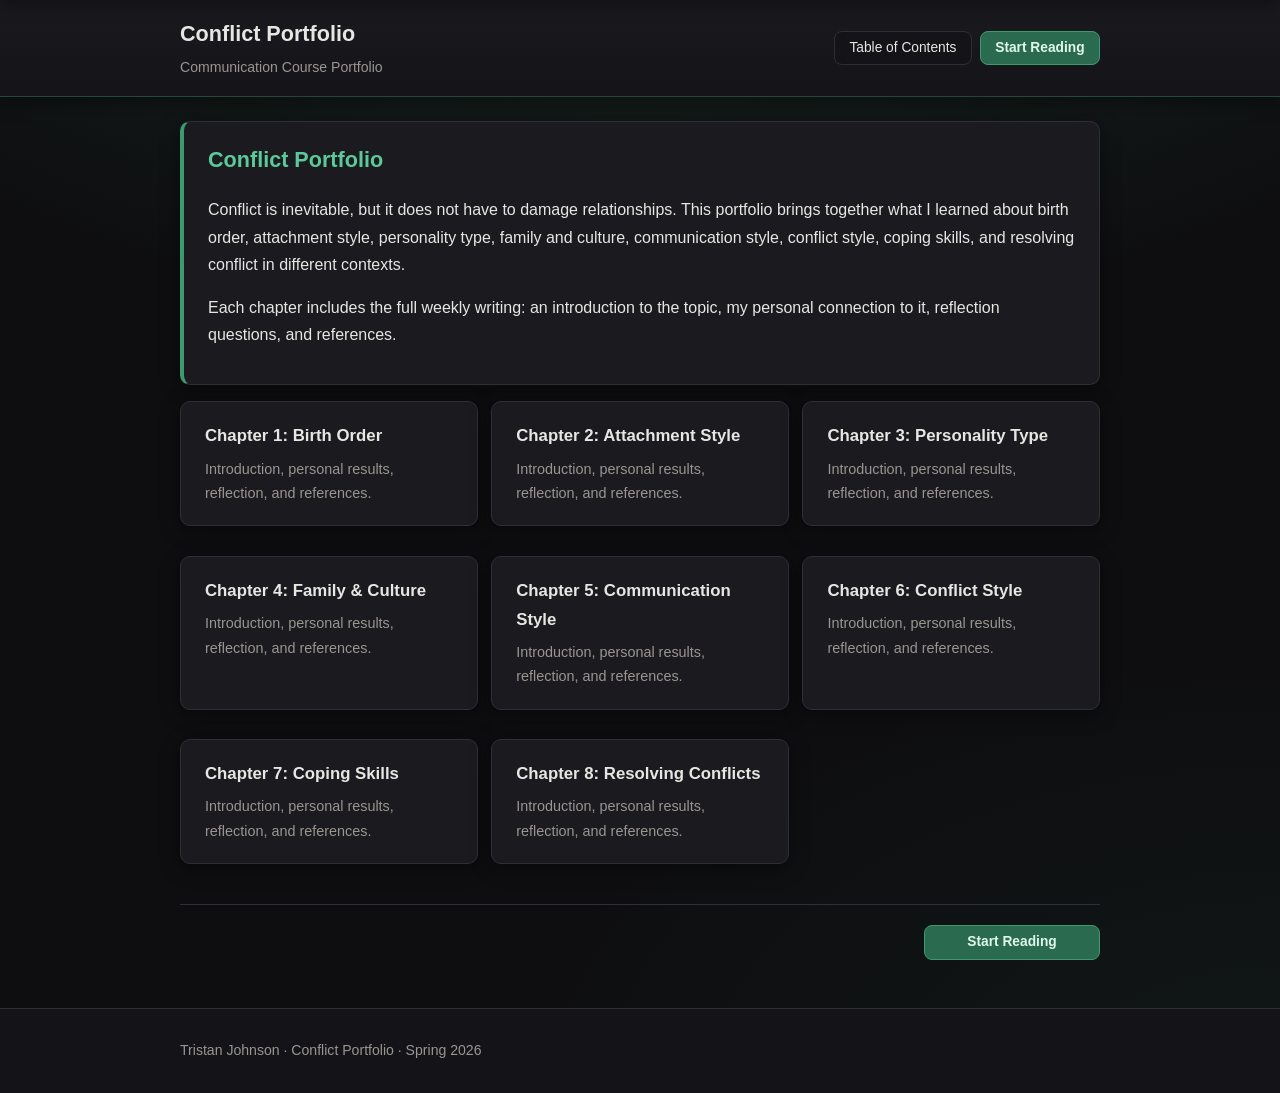
<file: docs/index.html>
<!DOCTYPE html>
<html lang="en">
<head>
  <meta charset="UTF-8">
  <meta name="viewport" content="width=device-width, initial-scale=1.0">
  <title>Home | Conflict Portfolio</title>
  <link rel="stylesheet" href="css/style.css">
</head>
<body>
  <header class="site-header site-header--main" aria-hidden="false">
    <div class="site-header-inner">
      <div class="header-row">
        <div class="header-brand">
          <h1><a href="index.html">Conflict Portfolio</a></h1>
          <p>Communication Course Portfolio</p>
        </div>
        <div class="header-actions">
          <div class="toc-dropdown">
            <button type="button" class="btn btn-ghost" id="toc-toggle-main" aria-expanded="false" aria-controls="toc-menu-main" aria-haspopup="true">
              Table of Contents
            </button>
            <div class="toc-menu" id="toc-menu-main" role="menu" hidden>
              <a href="index.html" class="toc-item is-current" role="menuitem">Home</a>
            <a href="birth-order.html" class="toc-item" role="menuitem">Chapter 1: Birth Order</a>
            <a href="attachment-style.html" class="toc-item" role="menuitem">Chapter 2: Attachment Style</a>
            <a href="personality-type.html" class="toc-item" role="menuitem">Chapter 3: Personality Type</a>
            <a href="family-culture.html" class="toc-item" role="menuitem">Chapter 4: Family &amp; Culture</a>
            <a href="communication-style.html" class="toc-item" role="menuitem">Chapter 5: Communication Style</a>
            <a href="conflict-style.html" class="toc-item" role="menuitem">Chapter 6: Conflict Style</a>
            <a href="coping-skills.html" class="toc-item" role="menuitem">Chapter 7: Coping Skills</a>
            <a href="resolving-conflicts.html" class="toc-item" role="menuitem">Chapter 8: Resolving Conflicts</a>
            </div>
          </div>
          <a href="birth-order.html" class="btn btn-primary">Start Reading</a>
        </div>
      </div>
    </div>
  </header>
  <header class="site-header site-header--dock" id="header-dock" aria-hidden="true">
    <div class="site-header-inner">
      <div class="header-row">
        <div class="header-brand">
          <p class="dock-title"><a href="index.html">Conflict Portfolio</a></p>
          
        </div>
        <div class="header-actions">
          <div class="toc-dropdown">
            <button type="button" class="btn btn-ghost" id="toc-toggle-dock" aria-expanded="false" aria-controls="toc-menu-dock" aria-haspopup="true">
              Table of Contents
            </button>
            <div class="toc-menu" id="toc-menu-dock" role="menu" hidden>
              <a href="index.html" class="toc-item is-current" role="menuitem">Home</a>
            <a href="birth-order.html" class="toc-item" role="menuitem">Chapter 1: Birth Order</a>
            <a href="attachment-style.html" class="toc-item" role="menuitem">Chapter 2: Attachment Style</a>
            <a href="personality-type.html" class="toc-item" role="menuitem">Chapter 3: Personality Type</a>
            <a href="family-culture.html" class="toc-item" role="menuitem">Chapter 4: Family &amp; Culture</a>
            <a href="communication-style.html" class="toc-item" role="menuitem">Chapter 5: Communication Style</a>
            <a href="conflict-style.html" class="toc-item" role="menuitem">Chapter 6: Conflict Style</a>
            <a href="coping-skills.html" class="toc-item" role="menuitem">Chapter 7: Coping Skills</a>
            <a href="resolving-conflicts.html" class="toc-item" role="menuitem">Chapter 8: Resolving Conflicts</a>
            </div>
          </div>
          <a href="birth-order.html" class="btn btn-primary">Start Reading</a>
        </div>
      </div>
    </div>
  </header>
  <main class="page-wrap">
    
<section class="hero">
  <h2>Conflict Portfolio</h2>
  <p>Conflict is inevitable, but it does not have to damage relationships. This portfolio brings together what I learned about birth order, attachment style, personality type, family and culture, communication style, conflict style, coping skills, and resolving conflict in different contexts.</p>
  <p>Each chapter includes the full weekly writing: an introduction to the topic, my personal connection to it, reflection questions, and references.</p>
</section>
<section class="toc-grid">
  <a class="chapter-card" href="birth-order.html">
  <h3>Chapter 1: Birth Order</h3>
  <p>Introduction, personal results, reflection, and references.</p>
</a><a class="chapter-card" href="attachment-style.html">
  <h3>Chapter 2: Attachment Style</h3>
  <p>Introduction, personal results, reflection, and references.</p>
</a><a class="chapter-card" href="personality-type.html">
  <h3>Chapter 3: Personality Type</h3>
  <p>Introduction, personal results, reflection, and references.</p>
</a><a class="chapter-card" href="family-culture.html">
  <h3>Chapter 4: Family &amp; Culture</h3>
  <p>Introduction, personal results, reflection, and references.</p>
</a><a class="chapter-card" href="communication-style.html">
  <h3>Chapter 5: Communication Style</h3>
  <p>Introduction, personal results, reflection, and references.</p>
</a><a class="chapter-card" href="conflict-style.html">
  <h3>Chapter 6: Conflict Style</h3>
  <p>Introduction, personal results, reflection, and references.</p>
</a><a class="chapter-card" href="coping-skills.html">
  <h3>Chapter 7: Coping Skills</h3>
  <p>Introduction, personal results, reflection, and references.</p>
</a><a class="chapter-card" href="resolving-conflicts.html">
  <h3>Chapter 8: Resolving Conflicts</h3>
  <p>Introduction, personal results, reflection, and references.</p>
</a>
</section>

    <nav class="chapter-bottom-nav" aria-label="Continue reading"><a href="birth-order.html" class="btn btn-primary">Start Reading</a></nav>
  </main>
  <footer class="site-footer">
    <div class="footer-inner">
      <p>Tristan Johnson &middot; Conflict Portfolio &middot; Spring 2026</p>
    </div>
  </footer>
  <button type="button" class="back-to-top" id="back-to-top" aria-label="Return to top">
    <span aria-hidden="true">&uarr;</span>
  </button>
  <script>
  (function () {
    var mainHeader = document.querySelector(".site-header--main");
    var dock = document.getElementById("header-dock");
    var backToTop = document.getElementById("back-to-top");
    var lastY = window.scrollY || 0;
    var dockOpen = false;
    var suppressDockUntilTop = false;
    var atTopThreshold = 16;
    var atBottomThreshold = 32;
    var scrollDelta = 4;
    var backToTopThreshold = 400;

    function atPageBottom() {
      var y = window.scrollY || 0;
      var maxScroll = Math.max(
        0,
        document.documentElement.scrollHeight - window.innerHeight
      );
      return maxScroll - y <= atBottomThreshold;
    }

    function wireToc(headerRoot) {
      if (!headerRoot) return;
      var toggle = headerRoot.querySelector(".toc-dropdown button");
      var menu = headerRoot.querySelector(".toc-menu");
      if (!toggle || !menu) return;

      function closeMenu() {
        menu.hidden = true;
        toggle.setAttribute("aria-expanded", "false");
      }

      headerRoot.querySelector(".toc-dropdown").addEventListener("click", function (event) {
        event.stopPropagation();
      });

      toggle.addEventListener("click", function () {
        var open = menu.hidden;
        document.querySelectorAll(".toc-menu").forEach(function (other) {
          if (other !== menu) {
            other.hidden = true;
            var otherToggle = other.parentElement.querySelector("button");
            if (otherToggle) otherToggle.setAttribute("aria-expanded", "false");
          }
        });
        menu.hidden = !open;
        toggle.setAttribute("aria-expanded", open ? "true" : "false");
      });

      menu.querySelectorAll(".toc-item").forEach(function (link) {
        link.addEventListener("click", closeMenu);
      });

      return closeMenu;
    }

    var closeDockToc = wireToc(dock);
    wireToc(mainHeader);

    document.addEventListener("click", function () {
      document.querySelectorAll(".toc-menu").forEach(function (menu) {
        menu.hidden = true;
      });
      document.querySelectorAll(".toc-dropdown button").forEach(function (btn) {
        btn.setAttribute("aria-expanded", "false");
      });
    });

    function setDockOpen(open) {
      if (!dock || dockOpen === open) return;
      dockOpen = open;
      dock.classList.toggle("is-revealed", open);
      dock.setAttribute("aria-hidden", open ? "false" : "true");
      if (!open && closeDockToc) closeDockToc();
    }

    function onScroll() {
      var y = window.scrollY || 0;
      var delta = y - lastY;

      if (y <= atTopThreshold || atPageBottom()) {
        setDockOpen(false);
        if (y <= atTopThreshold) suppressDockUntilTop = false;
      } else if (suppressDockUntilTop) {
        setDockOpen(false);
        if (delta > scrollDelta) {
          suppressDockUntilTop = false;
        }
      } else if (delta < -scrollDelta) {
        setDockOpen(true);
      } else if (delta > scrollDelta) {
        setDockOpen(false);
      }

      if (backToTop) {
        backToTop.classList.toggle("is-visible", y > backToTopThreshold);
      }

      lastY = y;
    }

    if (backToTop) {
      backToTop.addEventListener("click", function () {
        suppressDockUntilTop = true;
        setDockOpen(false);
        window.scrollTo({ top: 0, behavior: "smooth" });
      });
    }

    window.addEventListener("scroll", onScroll, { passive: true });
    setDockOpen(false);
    onScroll();
  })();
  </script>
</body>
</html>
</file>
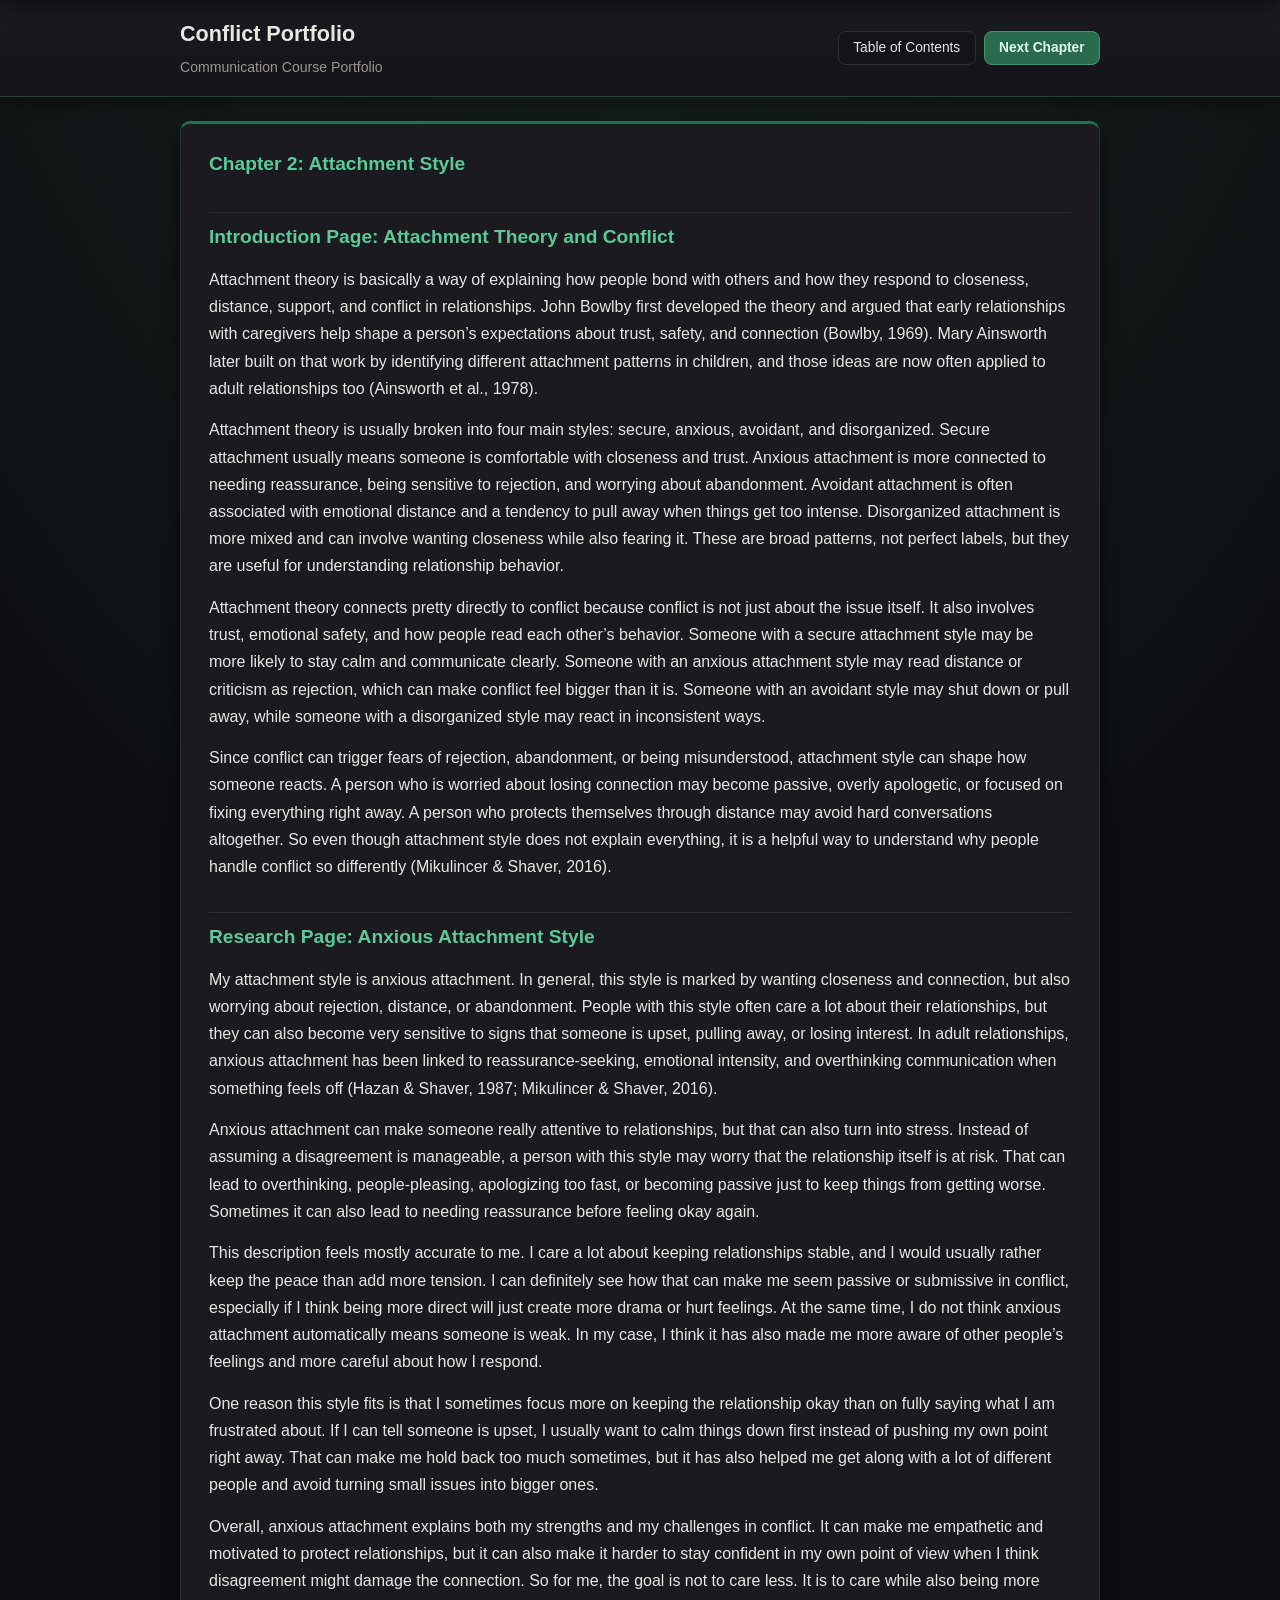
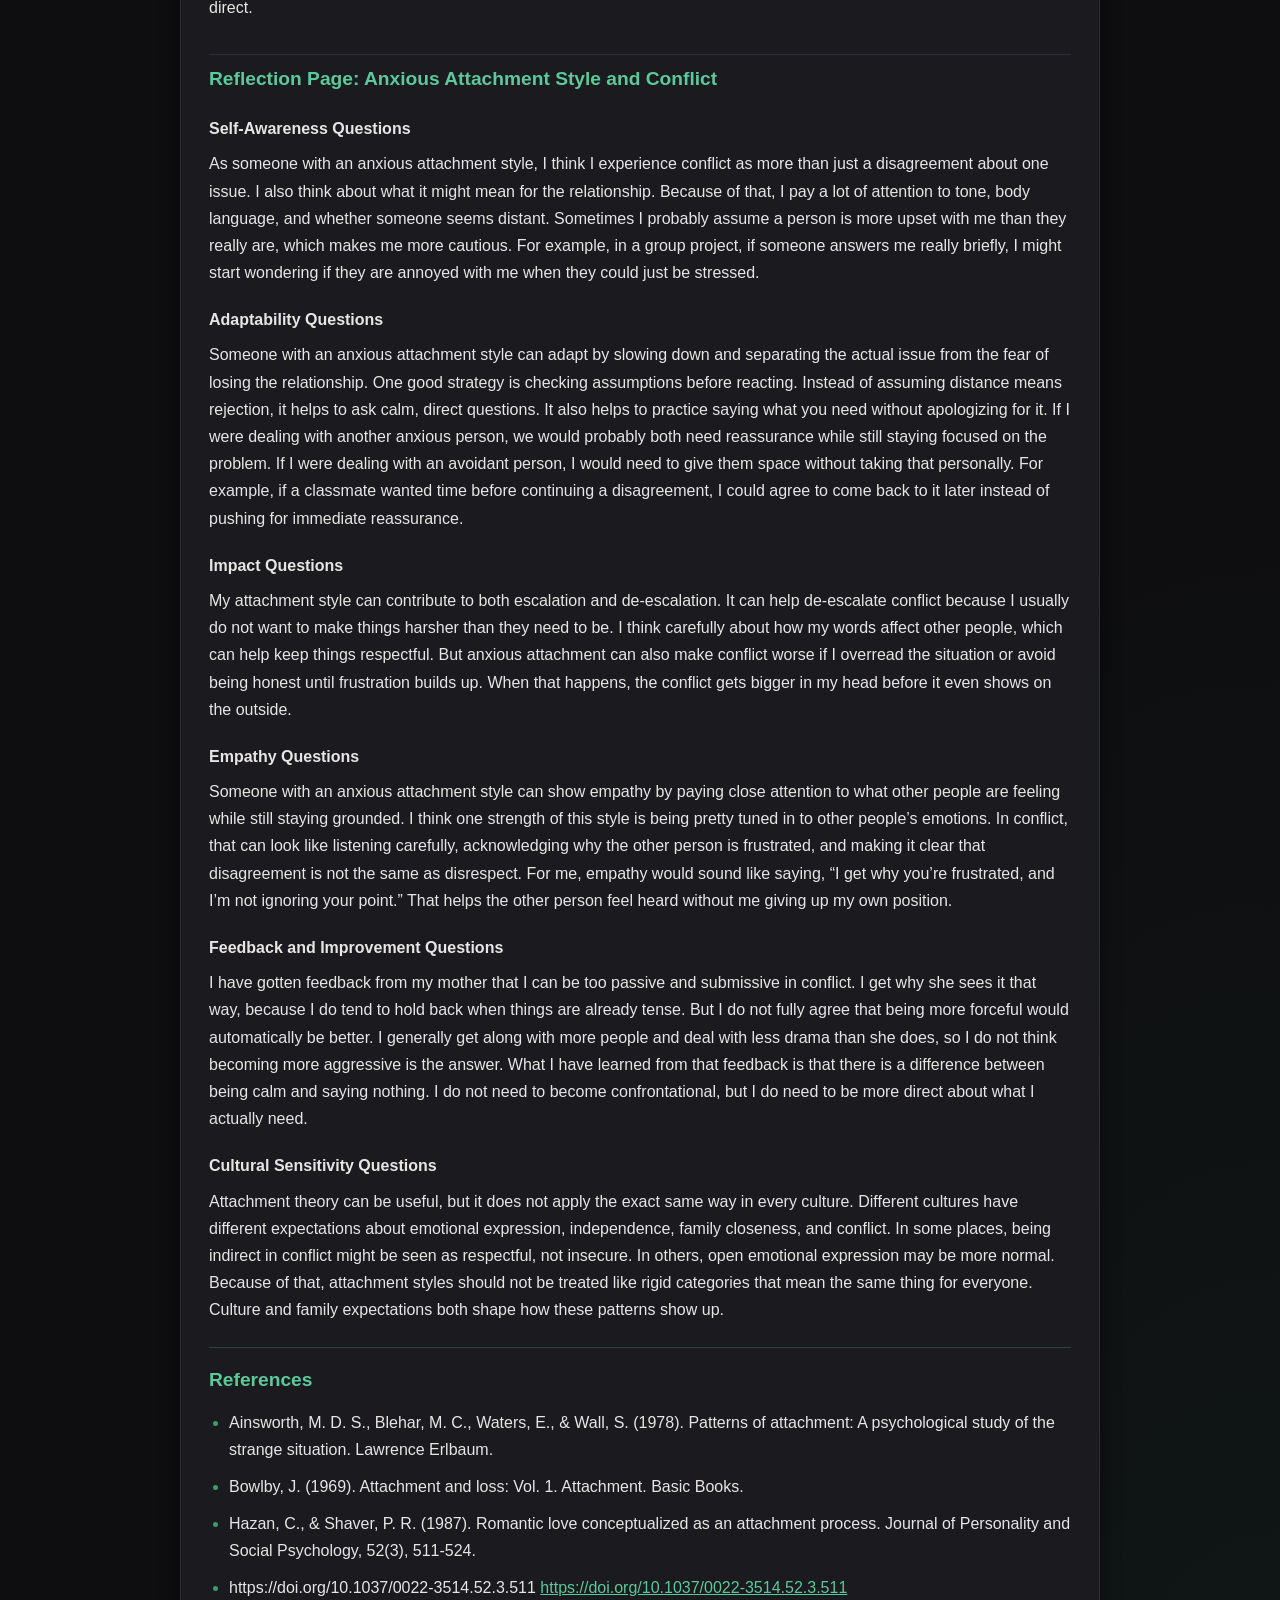
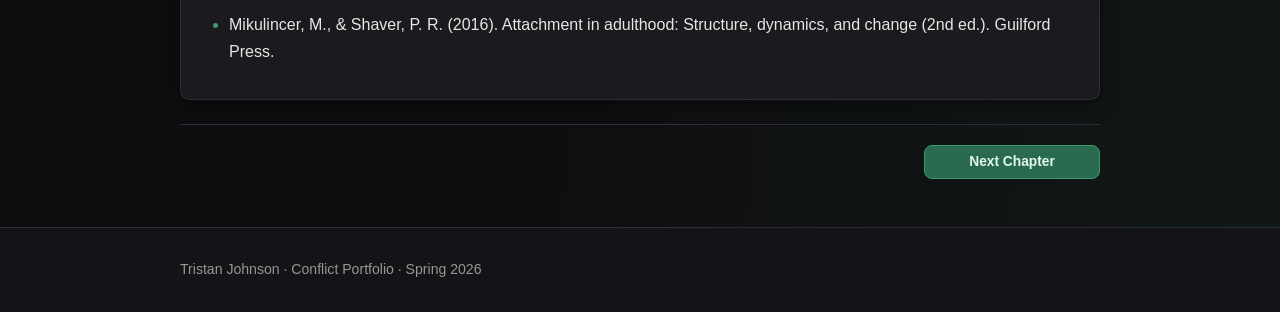
<file: docs/attachment-style.html>
<!DOCTYPE html>
<html lang="en">
<head>
  <meta charset="UTF-8">
  <meta name="viewport" content="width=device-width, initial-scale=1.0">
  <title>Attachment Style | Conflict Portfolio</title>
  <link rel="stylesheet" href="css/style.css">
</head>
<body>
  <header class="site-header site-header--main" aria-hidden="false">
    <div class="site-header-inner">
      <div class="header-row">
        <div class="header-brand">
          <h1><a href="index.html">Conflict Portfolio</a></h1>
          <p>Communication Course Portfolio</p>
        </div>
        <div class="header-actions">
          <div class="toc-dropdown">
            <button type="button" class="btn btn-ghost" id="toc-toggle-main" aria-expanded="false" aria-controls="toc-menu-main" aria-haspopup="true">
              Table of Contents
            </button>
            <div class="toc-menu" id="toc-menu-main" role="menu" hidden>
              <a href="index.html" class="toc-item" role="menuitem">Home</a>
            <a href="birth-order.html" class="toc-item" role="menuitem">Chapter 1: Birth Order</a>
            <a href="attachment-style.html" class="toc-item is-current" role="menuitem">Chapter 2: Attachment Style</a>
            <a href="personality-type.html" class="toc-item" role="menuitem">Chapter 3: Personality Type</a>
            <a href="family-culture.html" class="toc-item" role="menuitem">Chapter 4: Family &amp; Culture</a>
            <a href="communication-style.html" class="toc-item" role="menuitem">Chapter 5: Communication Style</a>
            <a href="conflict-style.html" class="toc-item" role="menuitem">Chapter 6: Conflict Style</a>
            <a href="coping-skills.html" class="toc-item" role="menuitem">Chapter 7: Coping Skills</a>
            <a href="resolving-conflicts.html" class="toc-item" role="menuitem">Chapter 8: Resolving Conflicts</a>
            </div>
          </div>
          <a href="personality-type.html" class="btn btn-primary">Next Chapter</a>
        </div>
      </div>
    </div>
  </header>
  <header class="site-header site-header--dock" id="header-dock" aria-hidden="true">
    <div class="site-header-inner">
      <div class="header-row">
        <div class="header-brand">
          <p class="dock-title"><a href="index.html">Conflict Portfolio</a></p>
          
        </div>
        <div class="header-actions">
          <div class="toc-dropdown">
            <button type="button" class="btn btn-ghost" id="toc-toggle-dock" aria-expanded="false" aria-controls="toc-menu-dock" aria-haspopup="true">
              Table of Contents
            </button>
            <div class="toc-menu" id="toc-menu-dock" role="menu" hidden>
              <a href="index.html" class="toc-item" role="menuitem">Home</a>
            <a href="birth-order.html" class="toc-item" role="menuitem">Chapter 1: Birth Order</a>
            <a href="attachment-style.html" class="toc-item is-current" role="menuitem">Chapter 2: Attachment Style</a>
            <a href="personality-type.html" class="toc-item" role="menuitem">Chapter 3: Personality Type</a>
            <a href="family-culture.html" class="toc-item" role="menuitem">Chapter 4: Family &amp; Culture</a>
            <a href="communication-style.html" class="toc-item" role="menuitem">Chapter 5: Communication Style</a>
            <a href="conflict-style.html" class="toc-item" role="menuitem">Chapter 6: Conflict Style</a>
            <a href="coping-skills.html" class="toc-item" role="menuitem">Chapter 7: Coping Skills</a>
            <a href="resolving-conflicts.html" class="toc-item" role="menuitem">Chapter 8: Resolving Conflicts</a>
            </div>
          </div>
          <a href="personality-type.html" class="btn btn-primary">Next Chapter</a>
        </div>
      </div>
    </div>
  </header>
  <main class="page-wrap">
    
<article class="chapter-content">
  <h2>Chapter 2: Attachment Style</h2>
  <h2>Introduction Page: Attachment Theory and Conflict</h2>
<p>Attachment theory is basically a way of explaining how people bond with others and how they respond to closeness, distance, support, and conflict in relationships. John Bowlby first developed the theory and argued that early relationships with caregivers help shape a person’s expectations about trust, safety, and connection (Bowlby, 1969). Mary Ainsworth later built on that work by identifying different attachment patterns in children, and those ideas are now often applied to adult relationships too (Ainsworth et al., 1978).</p>
<p>Attachment theory is usually broken into four main styles: secure, anxious, avoidant, and disorganized. Secure attachment usually means someone is comfortable with closeness and trust. Anxious attachment is more connected to needing reassurance, being sensitive to rejection, and worrying about abandonment. Avoidant attachment is often associated with emotional distance and a tendency to pull away when things get too intense. Disorganized attachment is more mixed and can involve wanting closeness while also fearing it. These are broad patterns, not perfect labels, but they are useful for understanding relationship behavior.</p>
<p>Attachment theory connects pretty directly to conflict because conflict is not just about the issue itself. It also involves trust, emotional safety, and how people read each other’s behavior. Someone with a secure attachment style may be more likely to stay calm and communicate clearly. Someone with an anxious attachment style may read distance or criticism as rejection, which can make conflict feel bigger than it is. Someone with an avoidant style may shut down or pull away, while someone with a disorganized style may react in inconsistent ways.</p>
<p>Since conflict can trigger fears of rejection, abandonment, or being misunderstood, attachment style can shape how someone reacts. A person who is worried about losing connection may become passive, overly apologetic, or focused on fixing everything right away. A person who protects themselves through distance may avoid hard conversations altogether. So even though attachment style does not explain everything, it is a helpful way to understand why people handle conflict so differently (Mikulincer &amp; Shaver, 2016).</p>
<h2>Research Page: Anxious Attachment Style</h2>
<p>My attachment style is anxious attachment. In general, this style is marked by wanting closeness and connection, but also worrying about rejection, distance, or abandonment. People with this style often care a lot about their relationships, but they can also become very sensitive to signs that someone is upset, pulling away, or losing interest. In adult relationships, anxious attachment has been linked to reassurance-seeking, emotional intensity, and overthinking communication when something feels off (Hazan &amp; Shaver, 1987; Mikulincer &amp; Shaver, 2016).</p>
<p>Anxious attachment can make someone really attentive to relationships, but that can also turn into stress. Instead of assuming a disagreement is manageable, a person with this style may worry that the relationship itself is at risk. That can lead to overthinking, people-pleasing, apologizing too fast, or becoming passive just to keep things from getting worse. Sometimes it can also lead to needing reassurance before feeling okay again.</p>
<p>This description feels mostly accurate to me. I care a lot about keeping relationships stable, and I would usually rather keep the peace than add more tension. I can definitely see how that can make me seem passive or submissive in conflict, especially if I think being more direct will just create more drama or hurt feelings. At the same time, I do not think anxious attachment automatically means someone is weak. In my case, I think it has also made me more aware of other people’s feelings and more careful about how I respond.</p>
<p>One reason this style fits is that I sometimes focus more on keeping the relationship okay than on fully saying what I am frustrated about. If I can tell someone is upset, I usually want to calm things down first instead of pushing my own point right away. That can make me hold back too much sometimes, but it has also helped me get along with a lot of different people and avoid turning small issues into bigger ones.</p>
<p>Overall, anxious attachment explains both my strengths and my challenges in conflict. It can make me empathetic and motivated to protect relationships, but it can also make it harder to stay confident in my own point of view when I think disagreement might damage the connection. So for me, the goal is not to care less. It is to care while also being more direct.</p>
<h2>Reflection Page: Anxious Attachment Style and Conflict</h2>
<h3>Self-Awareness Questions</h3>
<p>As someone with an anxious attachment style, I think I experience conflict as more than just a disagreement about one issue. I also think about what it might mean for the relationship. Because of that, I pay a lot of attention to tone, body language, and whether someone seems distant. Sometimes I probably assume a person is more upset with me than they really are, which makes me more cautious. For example, in a group project, if someone answers me really briefly, I might start wondering if they are annoyed with me when they could just be stressed.</p>
<h3>Adaptability Questions</h3>
<p>Someone with an anxious attachment style can adapt by slowing down and separating the actual issue from the fear of losing the relationship. One good strategy is checking assumptions before reacting. Instead of assuming distance means rejection, it helps to ask calm, direct questions. It also helps to practice saying what you need without apologizing for it. If I were dealing with another anxious person, we would probably both need reassurance while still staying focused on the problem. If I were dealing with an avoidant person, I would need to give them space without taking that personally. For example, if a classmate wanted time before continuing a disagreement, I could agree to come back to it later instead of pushing for immediate reassurance.</p>
<h3>Impact Questions</h3>
<p>My attachment style can contribute to both escalation and de-escalation. It can help de-escalate conflict because I usually do not want to make things harsher than they need to be. I think carefully about how my words affect other people, which can help keep things respectful. But anxious attachment can also make conflict worse if I overread the situation or avoid being honest until frustration builds up. When that happens, the conflict gets bigger in my head before it even shows on the outside.</p>
<h3>Empathy Questions</h3>
<p>Someone with an anxious attachment style can show empathy by paying close attention to what other people are feeling while still staying grounded. I think one strength of this style is being pretty tuned in to other people’s emotions. In conflict, that can look like listening carefully, acknowledging why the other person is frustrated, and making it clear that disagreement is not the same as disrespect. For me, empathy would sound like saying, “I get why you’re frustrated, and I’m not ignoring your point.” That helps the other person feel heard without me giving up my own position.</p>
<h3>Feedback and Improvement Questions</h3>
<p>I have gotten feedback from my mother that I can be too passive and submissive in conflict. I get why she sees it that way, because I do tend to hold back when things are already tense. But I do not fully agree that being more forceful would automatically be better. I generally get along with more people and deal with less drama than she does, so I do not think becoming more aggressive is the answer. What I have learned from that feedback is that there is a difference between being calm and saying nothing. I do not need to become confrontational, but I do need to be more direct about what I actually need.</p>
<h3>Cultural Sensitivity Questions</h3>
<p>Attachment theory can be useful, but it does not apply the exact same way in every culture. Different cultures have different expectations about emotional expression, independence, family closeness, and conflict. In some places, being indirect in conflict might be seen as respectful, not insecure. In others, open emotional expression may be more normal. Because of that, attachment styles should not be treated like rigid categories that mean the same thing for everyone. Culture and family expectations both shape how these patterns show up.</p>
<div class="references">
<h2>References</h2><ul>
<li>Ainsworth, M. D. S., Blehar, M. C., Waters, E., &amp; Wall, S. (1978). Patterns of attachment: A psychological study of the strange situation. Lawrence Erlbaum.</li>
<li>Bowlby, J. (1969). Attachment and loss: Vol. 1. Attachment. Basic Books.</li>
<li>Hazan, C., &amp; Shaver, P. R. (1987). Romantic love conceptualized as an attachment process. Journal of Personality and Social Psychology, 52(3), 511-524.</li>
<li>https://doi.org/10.1037/0022-3514.52.3.511 <a href="https://doi.org/10.1037/0022-3514.52.3.511" target="_blank" rel="noopener noreferrer">https://doi.org/10.1037/0022-3514.52.3.511</a></li>
<li>Mikulincer, M., &amp; Shaver, P. R. (2016). Attachment in adulthood: Structure, dynamics, and change (2nd ed.). Guilford Press.</li>
</ul></div>
</article>

    <nav class="chapter-bottom-nav" aria-label="Continue reading"><a href="personality-type.html" class="btn btn-primary">Next Chapter</a></nav>
  </main>
  <footer class="site-footer">
    <div class="footer-inner">
      <p>Tristan Johnson &middot; Conflict Portfolio &middot; Spring 2026</p>
    </div>
  </footer>
  <button type="button" class="back-to-top" id="back-to-top" aria-label="Return to top">
    <span aria-hidden="true">&uarr;</span>
  </button>
  <script>
  (function () {
    var mainHeader = document.querySelector(".site-header--main");
    var dock = document.getElementById("header-dock");
    var backToTop = document.getElementById("back-to-top");
    var lastY = window.scrollY || 0;
    var dockOpen = false;
    var suppressDockUntilTop = false;
    var atTopThreshold = 16;
    var atBottomThreshold = 32;
    var scrollDelta = 4;
    var backToTopThreshold = 400;

    function atPageBottom() {
      var y = window.scrollY || 0;
      var maxScroll = Math.max(
        0,
        document.documentElement.scrollHeight - window.innerHeight
      );
      return maxScroll - y <= atBottomThreshold;
    }

    function wireToc(headerRoot) {
      if (!headerRoot) return;
      var toggle = headerRoot.querySelector(".toc-dropdown button");
      var menu = headerRoot.querySelector(".toc-menu");
      if (!toggle || !menu) return;

      function closeMenu() {
        menu.hidden = true;
        toggle.setAttribute("aria-expanded", "false");
      }

      headerRoot.querySelector(".toc-dropdown").addEventListener("click", function (event) {
        event.stopPropagation();
      });

      toggle.addEventListener("click", function () {
        var open = menu.hidden;
        document.querySelectorAll(".toc-menu").forEach(function (other) {
          if (other !== menu) {
            other.hidden = true;
            var otherToggle = other.parentElement.querySelector("button");
            if (otherToggle) otherToggle.setAttribute("aria-expanded", "false");
          }
        });
        menu.hidden = !open;
        toggle.setAttribute("aria-expanded", open ? "true" : "false");
      });

      menu.querySelectorAll(".toc-item").forEach(function (link) {
        link.addEventListener("click", closeMenu);
      });

      return closeMenu;
    }

    var closeDockToc = wireToc(dock);
    wireToc(mainHeader);

    document.addEventListener("click", function () {
      document.querySelectorAll(".toc-menu").forEach(function (menu) {
        menu.hidden = true;
      });
      document.querySelectorAll(".toc-dropdown button").forEach(function (btn) {
        btn.setAttribute("aria-expanded", "false");
      });
    });

    function setDockOpen(open) {
      if (!dock || dockOpen === open) return;
      dockOpen = open;
      dock.classList.toggle("is-revealed", open);
      dock.setAttribute("aria-hidden", open ? "false" : "true");
      if (!open && closeDockToc) closeDockToc();
    }

    function onScroll() {
      var y = window.scrollY || 0;
      var delta = y - lastY;

      if (y <= atTopThreshold || atPageBottom()) {
        setDockOpen(false);
        if (y <= atTopThreshold) suppressDockUntilTop = false;
      } else if (suppressDockUntilTop) {
        setDockOpen(false);
        if (delta > scrollDelta) {
          suppressDockUntilTop = false;
        }
      } else if (delta < -scrollDelta) {
        setDockOpen(true);
      } else if (delta > scrollDelta) {
        setDockOpen(false);
      }

      if (backToTop) {
        backToTop.classList.toggle("is-visible", y > backToTopThreshold);
      }

      lastY = y;
    }

    if (backToTop) {
      backToTop.addEventListener("click", function () {
        suppressDockUntilTop = true;
        setDockOpen(false);
        window.scrollTo({ top: 0, behavior: "smooth" });
      });
    }

    window.addEventListener("scroll", onScroll, { passive: true });
    setDockOpen(false);
    onScroll();
  })();
  </script>
</body>
</html>
</file>
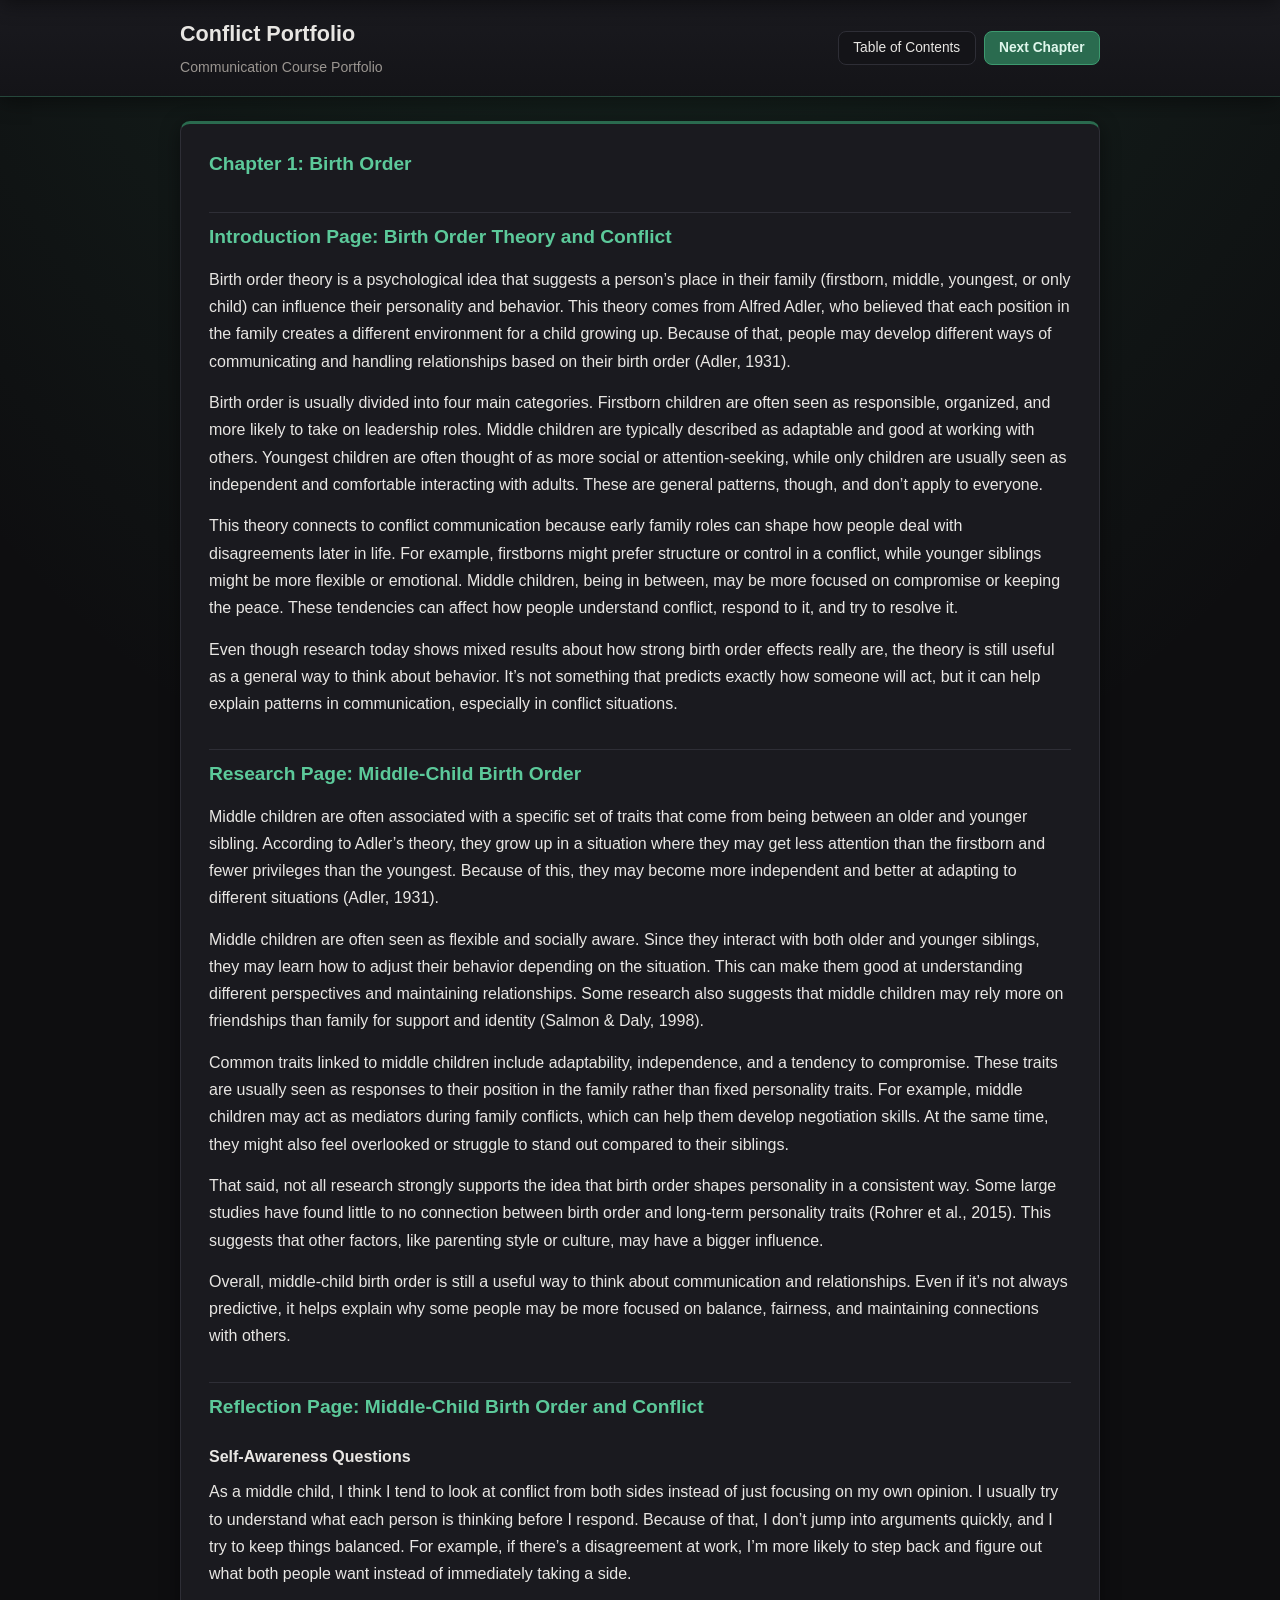
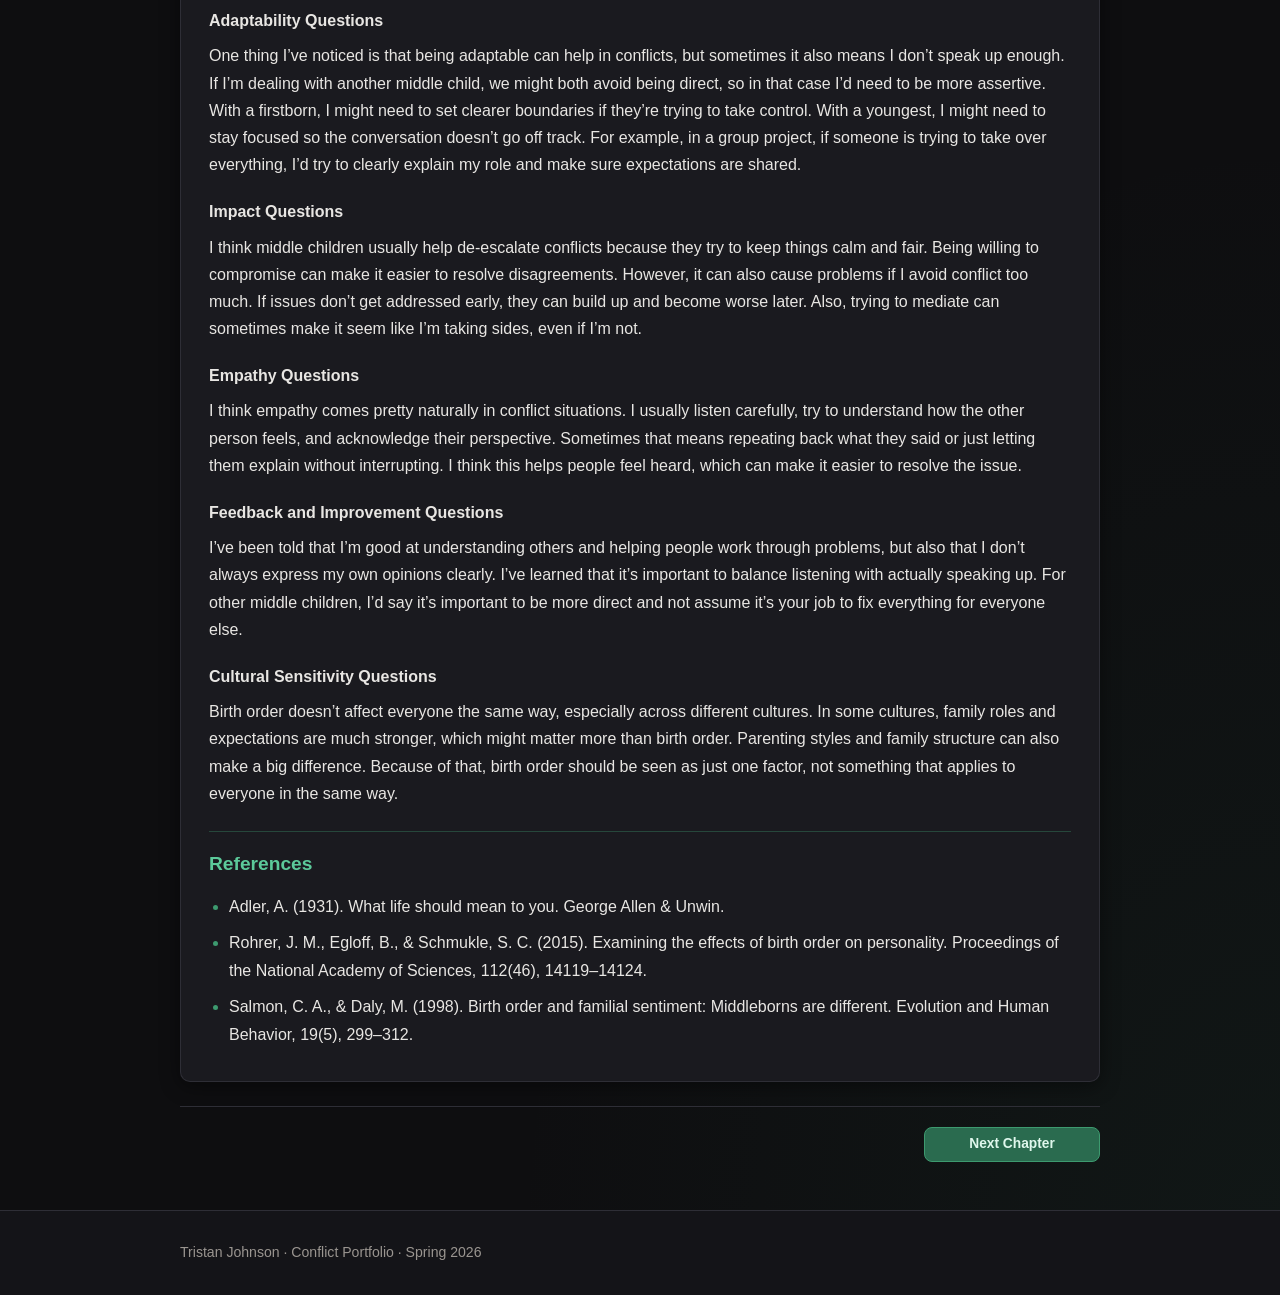
<file: docs/birth-order.html>
<!DOCTYPE html>
<html lang="en">
<head>
  <meta charset="UTF-8">
  <meta name="viewport" content="width=device-width, initial-scale=1.0">
  <title>Birth Order | Conflict Portfolio</title>
  <link rel="stylesheet" href="css/style.css">
</head>
<body>
  <header class="site-header site-header--main" aria-hidden="false">
    <div class="site-header-inner">
      <div class="header-row">
        <div class="header-brand">
          <h1><a href="index.html">Conflict Portfolio</a></h1>
          <p>Communication Course Portfolio</p>
        </div>
        <div class="header-actions">
          <div class="toc-dropdown">
            <button type="button" class="btn btn-ghost" id="toc-toggle-main" aria-expanded="false" aria-controls="toc-menu-main" aria-haspopup="true">
              Table of Contents
            </button>
            <div class="toc-menu" id="toc-menu-main" role="menu" hidden>
              <a href="index.html" class="toc-item" role="menuitem">Home</a>
            <a href="birth-order.html" class="toc-item is-current" role="menuitem">Chapter 1: Birth Order</a>
            <a href="attachment-style.html" class="toc-item" role="menuitem">Chapter 2: Attachment Style</a>
            <a href="personality-type.html" class="toc-item" role="menuitem">Chapter 3: Personality Type</a>
            <a href="family-culture.html" class="toc-item" role="menuitem">Chapter 4: Family &amp; Culture</a>
            <a href="communication-style.html" class="toc-item" role="menuitem">Chapter 5: Communication Style</a>
            <a href="conflict-style.html" class="toc-item" role="menuitem">Chapter 6: Conflict Style</a>
            <a href="coping-skills.html" class="toc-item" role="menuitem">Chapter 7: Coping Skills</a>
            <a href="resolving-conflicts.html" class="toc-item" role="menuitem">Chapter 8: Resolving Conflicts</a>
            </div>
          </div>
          <a href="attachment-style.html" class="btn btn-primary">Next Chapter</a>
        </div>
      </div>
    </div>
  </header>
  <header class="site-header site-header--dock" id="header-dock" aria-hidden="true">
    <div class="site-header-inner">
      <div class="header-row">
        <div class="header-brand">
          <p class="dock-title"><a href="index.html">Conflict Portfolio</a></p>
          
        </div>
        <div class="header-actions">
          <div class="toc-dropdown">
            <button type="button" class="btn btn-ghost" id="toc-toggle-dock" aria-expanded="false" aria-controls="toc-menu-dock" aria-haspopup="true">
              Table of Contents
            </button>
            <div class="toc-menu" id="toc-menu-dock" role="menu" hidden>
              <a href="index.html" class="toc-item" role="menuitem">Home</a>
            <a href="birth-order.html" class="toc-item is-current" role="menuitem">Chapter 1: Birth Order</a>
            <a href="attachment-style.html" class="toc-item" role="menuitem">Chapter 2: Attachment Style</a>
            <a href="personality-type.html" class="toc-item" role="menuitem">Chapter 3: Personality Type</a>
            <a href="family-culture.html" class="toc-item" role="menuitem">Chapter 4: Family &amp; Culture</a>
            <a href="communication-style.html" class="toc-item" role="menuitem">Chapter 5: Communication Style</a>
            <a href="conflict-style.html" class="toc-item" role="menuitem">Chapter 6: Conflict Style</a>
            <a href="coping-skills.html" class="toc-item" role="menuitem">Chapter 7: Coping Skills</a>
            <a href="resolving-conflicts.html" class="toc-item" role="menuitem">Chapter 8: Resolving Conflicts</a>
            </div>
          </div>
          <a href="attachment-style.html" class="btn btn-primary">Next Chapter</a>
        </div>
      </div>
    </div>
  </header>
  <main class="page-wrap">
    
<article class="chapter-content">
  <h2>Chapter 1: Birth Order</h2>
  <h2>Introduction Page: Birth Order Theory and Conflict</h2>
<p>Birth order theory is a psychological idea that suggests a person’s place in their family (firstborn, middle, youngest, or only child) can influence their personality and behavior. This theory comes from Alfred Adler, who believed that each position in the family creates a different environment for a child growing up. Because of that, people may develop different ways of communicating and handling relationships based on their birth order (Adler, 1931).</p>
<p>Birth order is usually divided into four main categories. Firstborn children are often seen as responsible, organized, and more likely to take on leadership roles. Middle children are typically described as adaptable and good at working with others. Youngest children are often thought of as more social or attention-seeking, while only children are usually seen as independent and comfortable interacting with adults. These are general patterns, though, and don’t apply to everyone.</p>
<p>This theory connects to conflict communication because early family roles can shape how people deal with disagreements later in life. For example, firstborns might prefer structure or control in a conflict, while younger siblings might be more flexible or emotional. Middle children, being in between, may be more focused on compromise or keeping the peace. These tendencies can affect how people understand conflict, respond to it, and try to resolve it.</p>
<p>Even though research today shows mixed results about how strong birth order effects really are, the theory is still useful as a general way to think about behavior. It’s not something that predicts exactly how someone will act, but it can help explain patterns in communication, especially in conflict situations.</p>
<h2>Research Page: Middle-Child Birth Order</h2>
<p>Middle children are often associated with a specific set of traits that come from being between an older and younger sibling. According to Adler’s theory, they grow up in a situation where they may get less attention than the firstborn and fewer privileges than the youngest. Because of this, they may become more independent and better at adapting to different situations (Adler, 1931).</p>
<p>Middle children are often seen as flexible and socially aware. Since they interact with both older and younger siblings, they may learn how to adjust their behavior depending on the situation. This can make them good at understanding different perspectives and maintaining relationships. Some research also suggests that middle children may rely more on friendships than family for support and identity (Salmon &amp; Daly, 1998).</p>
<p>Common traits linked to middle children include adaptability, independence, and a tendency to compromise. These traits are usually seen as responses to their position in the family rather than fixed personality traits. For example, middle children may act as mediators during family conflicts, which can help them develop negotiation skills. At the same time, they might also feel overlooked or struggle to stand out compared to their siblings.</p>
<p>That said, not all research strongly supports the idea that birth order shapes personality in a consistent way. Some large studies have found little to no connection between birth order and long-term personality traits (Rohrer et al., 2015). This suggests that other factors, like parenting style or culture, may have a bigger influence.</p>
<p>Overall, middle-child birth order is still a useful way to think about communication and relationships. Even if it’s not always predictive, it helps explain why some people may be more focused on balance, fairness, and maintaining connections with others.</p>
<h2>Reflection Page: Middle-Child Birth Order and Conflict</h2>
<h3>Self-Awareness Questions</h3>
<p>As a middle child, I think I tend to look at conflict from both sides instead of just focusing on my own opinion. I usually try to understand what each person is thinking before I respond. Because of that, I don’t jump into arguments quickly, and I try to keep things balanced. For example, if there’s a disagreement at work, I’m more likely to step back and figure out what both people want instead of immediately taking a side.</p>
<h3>Adaptability Questions</h3>
<p>One thing I’ve noticed is that being adaptable can help in conflicts, but sometimes it also means I don’t speak up enough. If I’m dealing with another middle child, we might both avoid being direct, so in that case I’d need to be more assertive. With a firstborn, I might need to set clearer boundaries if they’re trying to take control. With a youngest, I might need to stay focused so the conversation doesn’t go off track. For example, in a group project, if someone is trying to take over everything, I’d try to clearly explain my role and make sure expectations are shared.</p>
<h3>Impact Questions</h3>
<p>I think middle children usually help de-escalate conflicts because they try to keep things calm and fair. Being willing to compromise can make it easier to resolve disagreements. However, it can also cause problems if I avoid conflict too much. If issues don’t get addressed early, they can build up and become worse later. Also, trying to mediate can sometimes make it seem like I’m taking sides, even if I’m not.</p>
<h3>Empathy Questions</h3>
<p>I think empathy comes pretty naturally in conflict situations. I usually listen carefully, try to understand how the other person feels, and acknowledge their perspective. Sometimes that means repeating back what they said or just letting them explain without interrupting. I think this helps people feel heard, which can make it easier to resolve the issue.</p>
<h3>Feedback and Improvement Questions</h3>
<p>I’ve been told that I’m good at understanding others and helping people work through problems, but also that I don’t always express my own opinions clearly. I’ve learned that it’s important to balance listening with actually speaking up. For other middle children, I’d say it’s important to be more direct and not assume it’s your job to fix everything for everyone else.</p>
<h3>Cultural Sensitivity Questions</h3>
<p>Birth order doesn’t affect everyone the same way, especially across different cultures. In some cultures, family roles and expectations are much stronger, which might matter more than birth order. Parenting styles and family structure can also make a big difference. Because of that, birth order should be seen as just one factor, not something that applies to everyone in the same way.</p>
<div class="references">
<h2>References</h2><ul>
<li>Adler, A. (1931). What life should mean to you. George Allen &amp; Unwin.</li>
<li>Rohrer, J. M., Egloff, B., &amp; Schmukle, S. C. (2015). Examining the effects of birth order on personality. Proceedings of the National Academy of Sciences, 112(46), 14119–14124.</li>
<li>Salmon, C. A., &amp; Daly, M. (1998). Birth order and familial sentiment: Middleborns are different. Evolution and Human Behavior, 19(5), 299–312.</li>
</ul></div>
</article>

    <nav class="chapter-bottom-nav" aria-label="Continue reading"><a href="attachment-style.html" class="btn btn-primary">Next Chapter</a></nav>
  </main>
  <footer class="site-footer">
    <div class="footer-inner">
      <p>Tristan Johnson &middot; Conflict Portfolio &middot; Spring 2026</p>
    </div>
  </footer>
  <button type="button" class="back-to-top" id="back-to-top" aria-label="Return to top">
    <span aria-hidden="true">&uarr;</span>
  </button>
  <script>
  (function () {
    var mainHeader = document.querySelector(".site-header--main");
    var dock = document.getElementById("header-dock");
    var backToTop = document.getElementById("back-to-top");
    var lastY = window.scrollY || 0;
    var dockOpen = false;
    var suppressDockUntilTop = false;
    var atTopThreshold = 16;
    var atBottomThreshold = 32;
    var scrollDelta = 4;
    var backToTopThreshold = 400;

    function atPageBottom() {
      var y = window.scrollY || 0;
      var maxScroll = Math.max(
        0,
        document.documentElement.scrollHeight - window.innerHeight
      );
      return maxScroll - y <= atBottomThreshold;
    }

    function wireToc(headerRoot) {
      if (!headerRoot) return;
      var toggle = headerRoot.querySelector(".toc-dropdown button");
      var menu = headerRoot.querySelector(".toc-menu");
      if (!toggle || !menu) return;

      function closeMenu() {
        menu.hidden = true;
        toggle.setAttribute("aria-expanded", "false");
      }

      headerRoot.querySelector(".toc-dropdown").addEventListener("click", function (event) {
        event.stopPropagation();
      });

      toggle.addEventListener("click", function () {
        var open = menu.hidden;
        document.querySelectorAll(".toc-menu").forEach(function (other) {
          if (other !== menu) {
            other.hidden = true;
            var otherToggle = other.parentElement.querySelector("button");
            if (otherToggle) otherToggle.setAttribute("aria-expanded", "false");
          }
        });
        menu.hidden = !open;
        toggle.setAttribute("aria-expanded", open ? "true" : "false");
      });

      menu.querySelectorAll(".toc-item").forEach(function (link) {
        link.addEventListener("click", closeMenu);
      });

      return closeMenu;
    }

    var closeDockToc = wireToc(dock);
    wireToc(mainHeader);

    document.addEventListener("click", function () {
      document.querySelectorAll(".toc-menu").forEach(function (menu) {
        menu.hidden = true;
      });
      document.querySelectorAll(".toc-dropdown button").forEach(function (btn) {
        btn.setAttribute("aria-expanded", "false");
      });
    });

    function setDockOpen(open) {
      if (!dock || dockOpen === open) return;
      dockOpen = open;
      dock.classList.toggle("is-revealed", open);
      dock.setAttribute("aria-hidden", open ? "false" : "true");
      if (!open && closeDockToc) closeDockToc();
    }

    function onScroll() {
      var y = window.scrollY || 0;
      var delta = y - lastY;

      if (y <= atTopThreshold || atPageBottom()) {
        setDockOpen(false);
        if (y <= atTopThreshold) suppressDockUntilTop = false;
      } else if (suppressDockUntilTop) {
        setDockOpen(false);
        if (delta > scrollDelta) {
          suppressDockUntilTop = false;
        }
      } else if (delta < -scrollDelta) {
        setDockOpen(true);
      } else if (delta > scrollDelta) {
        setDockOpen(false);
      }

      if (backToTop) {
        backToTop.classList.toggle("is-visible", y > backToTopThreshold);
      }

      lastY = y;
    }

    if (backToTop) {
      backToTop.addEventListener("click", function () {
        suppressDockUntilTop = true;
        setDockOpen(false);
        window.scrollTo({ top: 0, behavior: "smooth" });
      });
    }

    window.addEventListener("scroll", onScroll, { passive: true });
    setDockOpen(false);
    onScroll();
  })();
  </script>
</body>
</html>
</file>
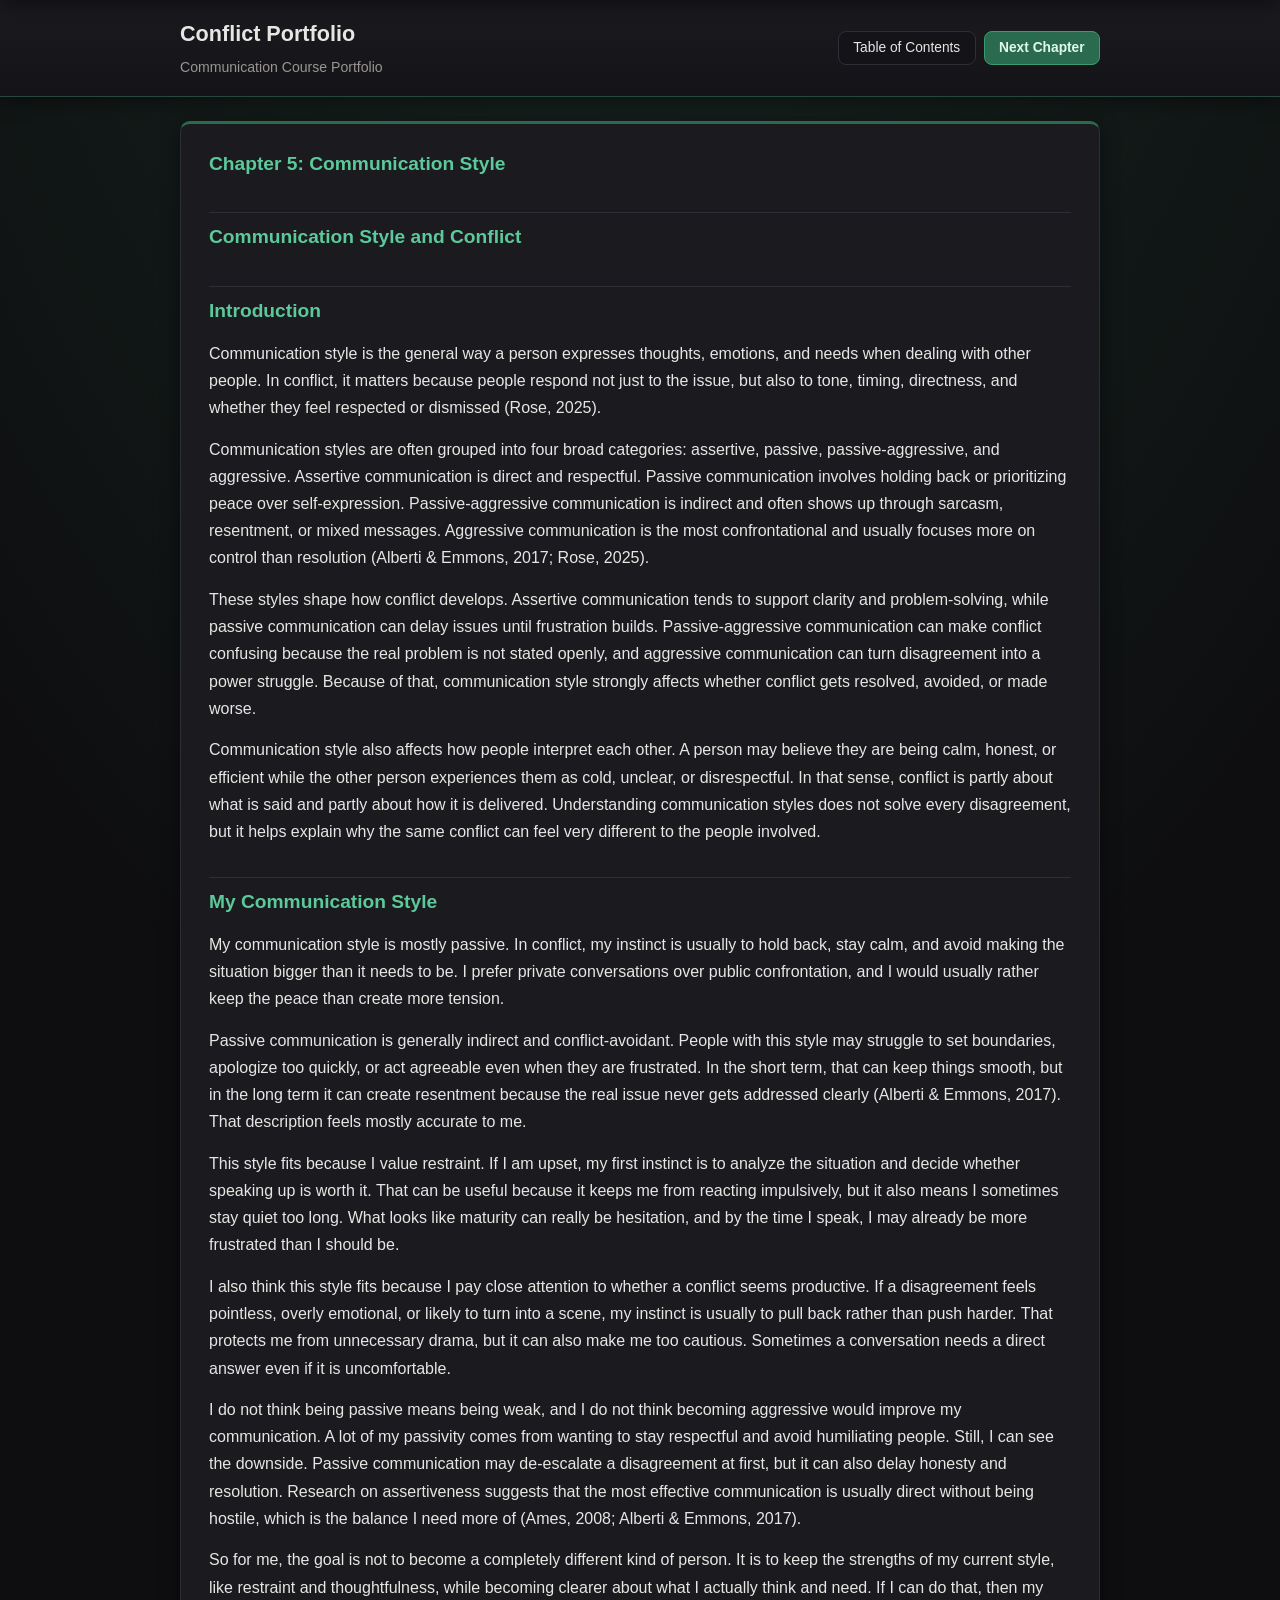
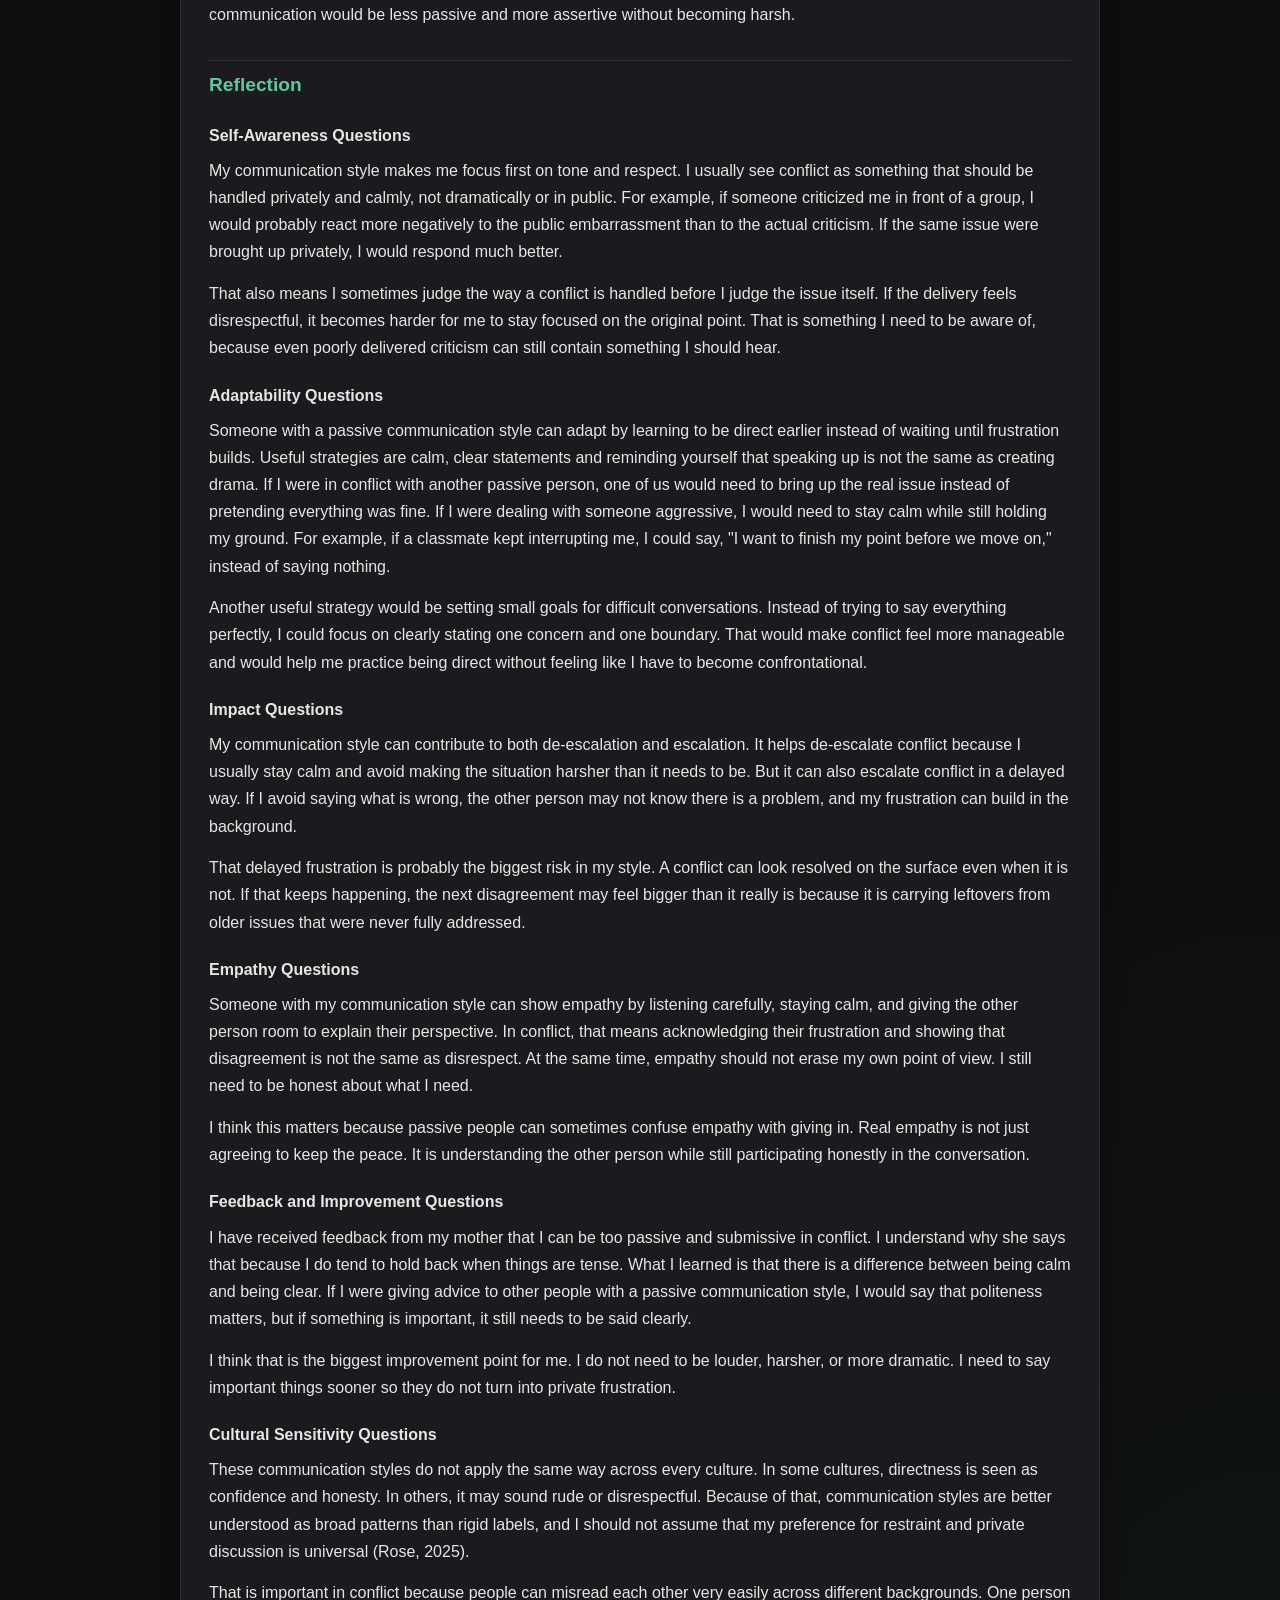
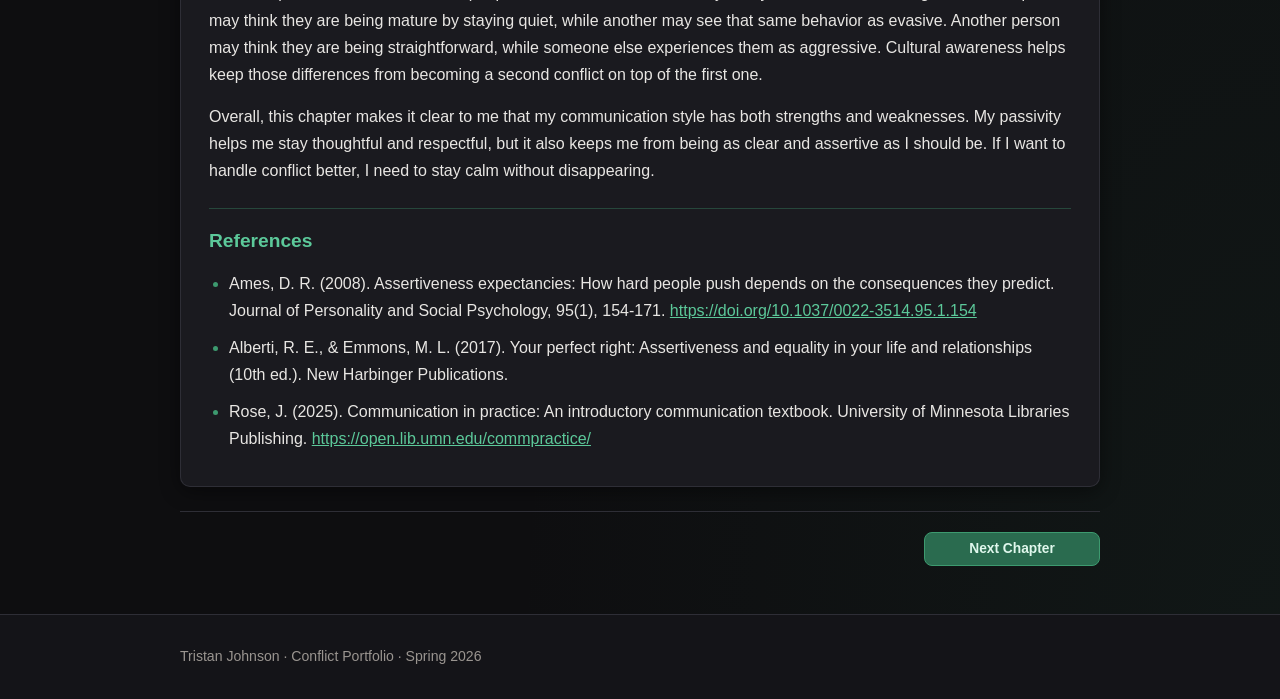
<file: docs/communication-style.html>
<!DOCTYPE html>
<html lang="en">
<head>
  <meta charset="UTF-8">
  <meta name="viewport" content="width=device-width, initial-scale=1.0">
  <title>Communication Style | Conflict Portfolio</title>
  <link rel="stylesheet" href="css/style.css">
</head>
<body>
  <header class="site-header site-header--main" aria-hidden="false">
    <div class="site-header-inner">
      <div class="header-row">
        <div class="header-brand">
          <h1><a href="index.html">Conflict Portfolio</a></h1>
          <p>Communication Course Portfolio</p>
        </div>
        <div class="header-actions">
          <div class="toc-dropdown">
            <button type="button" class="btn btn-ghost" id="toc-toggle-main" aria-expanded="false" aria-controls="toc-menu-main" aria-haspopup="true">
              Table of Contents
            </button>
            <div class="toc-menu" id="toc-menu-main" role="menu" hidden>
              <a href="index.html" class="toc-item" role="menuitem">Home</a>
            <a href="birth-order.html" class="toc-item" role="menuitem">Chapter 1: Birth Order</a>
            <a href="attachment-style.html" class="toc-item" role="menuitem">Chapter 2: Attachment Style</a>
            <a href="personality-type.html" class="toc-item" role="menuitem">Chapter 3: Personality Type</a>
            <a href="family-culture.html" class="toc-item" role="menuitem">Chapter 4: Family &amp; Culture</a>
            <a href="communication-style.html" class="toc-item is-current" role="menuitem">Chapter 5: Communication Style</a>
            <a href="conflict-style.html" class="toc-item" role="menuitem">Chapter 6: Conflict Style</a>
            <a href="coping-skills.html" class="toc-item" role="menuitem">Chapter 7: Coping Skills</a>
            <a href="resolving-conflicts.html" class="toc-item" role="menuitem">Chapter 8: Resolving Conflicts</a>
            </div>
          </div>
          <a href="conflict-style.html" class="btn btn-primary">Next Chapter</a>
        </div>
      </div>
    </div>
  </header>
  <header class="site-header site-header--dock" id="header-dock" aria-hidden="true">
    <div class="site-header-inner">
      <div class="header-row">
        <div class="header-brand">
          <p class="dock-title"><a href="index.html">Conflict Portfolio</a></p>
          
        </div>
        <div class="header-actions">
          <div class="toc-dropdown">
            <button type="button" class="btn btn-ghost" id="toc-toggle-dock" aria-expanded="false" aria-controls="toc-menu-dock" aria-haspopup="true">
              Table of Contents
            </button>
            <div class="toc-menu" id="toc-menu-dock" role="menu" hidden>
              <a href="index.html" class="toc-item" role="menuitem">Home</a>
            <a href="birth-order.html" class="toc-item" role="menuitem">Chapter 1: Birth Order</a>
            <a href="attachment-style.html" class="toc-item" role="menuitem">Chapter 2: Attachment Style</a>
            <a href="personality-type.html" class="toc-item" role="menuitem">Chapter 3: Personality Type</a>
            <a href="family-culture.html" class="toc-item" role="menuitem">Chapter 4: Family &amp; Culture</a>
            <a href="communication-style.html" class="toc-item is-current" role="menuitem">Chapter 5: Communication Style</a>
            <a href="conflict-style.html" class="toc-item" role="menuitem">Chapter 6: Conflict Style</a>
            <a href="coping-skills.html" class="toc-item" role="menuitem">Chapter 7: Coping Skills</a>
            <a href="resolving-conflicts.html" class="toc-item" role="menuitem">Chapter 8: Resolving Conflicts</a>
            </div>
          </div>
          <a href="conflict-style.html" class="btn btn-primary">Next Chapter</a>
        </div>
      </div>
    </div>
  </header>
  <main class="page-wrap">
    
<article class="chapter-content">
  <h2>Chapter 5: Communication Style</h2>
  <h2>Communication Style and Conflict</h2>
<h2>Introduction</h2>
<p>Communication style is the general way a person expresses thoughts, emotions, and needs when dealing with other people. In conflict, it matters because people respond not just to the issue, but also to tone, timing, directness, and whether they feel respected or dismissed (Rose, 2025).</p>
<p>Communication styles are often grouped into four broad categories: assertive, passive, passive-aggressive, and aggressive. Assertive communication is direct and respectful. Passive communication involves holding back or prioritizing peace over self-expression. Passive-aggressive communication is indirect and often shows up through sarcasm, resentment, or mixed messages. Aggressive communication is the most confrontational and usually focuses more on control than resolution (Alberti &amp; Emmons, 2017; Rose, 2025).</p>
<p>These styles shape how conflict develops. Assertive communication tends to support clarity and problem-solving, while passive communication can delay issues until frustration builds. Passive-aggressive communication can make conflict confusing because the real problem is not stated openly, and aggressive communication can turn disagreement into a power struggle. Because of that, communication style strongly affects whether conflict gets resolved, avoided, or made worse.</p>
<p>Communication style also affects how people interpret each other. A person may believe they are being calm, honest, or efficient while the other person experiences them as cold, unclear, or disrespectful. In that sense, conflict is partly about what is said and partly about how it is delivered. Understanding communication styles does not solve every disagreement, but it helps explain why the same conflict can feel very different to the people involved.</p>
<h2>My Communication Style</h2>
<p>My communication style is mostly passive. In conflict, my instinct is usually to hold back, stay calm, and avoid making the situation bigger than it needs to be. I prefer private conversations over public confrontation, and I would usually rather keep the peace than create more tension.</p>
<p>Passive communication is generally indirect and conflict-avoidant. People with this style may struggle to set boundaries, apologize too quickly, or act agreeable even when they are frustrated. In the short term, that can keep things smooth, but in the long term it can create resentment because the real issue never gets addressed clearly (Alberti &amp; Emmons, 2017). That description feels mostly accurate to me.</p>
<p>This style fits because I value restraint. If I am upset, my first instinct is to analyze the situation and decide whether speaking up is worth it. That can be useful because it keeps me from reacting impulsively, but it also means I sometimes stay quiet too long. What looks like maturity can really be hesitation, and by the time I speak, I may already be more frustrated than I should be.</p>
<p>I also think this style fits because I pay close attention to whether a conflict seems productive. If a disagreement feels pointless, overly emotional, or likely to turn into a scene, my instinct is usually to pull back rather than push harder. That protects me from unnecessary drama, but it can also make me too cautious. Sometimes a conversation needs a direct answer even if it is uncomfortable.</p>
<p>I do not think being passive means being weak, and I do not think becoming aggressive would improve my communication. A lot of my passivity comes from wanting to stay respectful and avoid humiliating people. Still, I can see the downside. Passive communication may de-escalate a disagreement at first, but it can also delay honesty and resolution. Research on assertiveness suggests that the most effective communication is usually direct without being hostile, which is the balance I need more of (Ames, 2008; Alberti &amp; Emmons, 2017).</p>
<p>So for me, the goal is not to become a completely different kind of person. It is to keep the strengths of my current style, like restraint and thoughtfulness, while becoming clearer about what I actually think and need. If I can do that, then my communication would be less passive and more assertive without becoming harsh.</p>
<h2>Reflection</h2>
<h3>Self-Awareness Questions</h3>
<p>My communication style makes me focus first on tone and respect. I usually see conflict as something that should be handled privately and calmly, not dramatically or in public. For example, if someone criticized me in front of a group, I would probably react more negatively to the public embarrassment than to the actual criticism. If the same issue were brought up privately, I would respond much better.</p>
<p>That also means I sometimes judge the way a conflict is handled before I judge the issue itself. If the delivery feels disrespectful, it becomes harder for me to stay focused on the original point. That is something I need to be aware of, because even poorly delivered criticism can still contain something I should hear.</p>
<h3>Adaptability Questions</h3>
<p>Someone with a passive communication style can adapt by learning to be direct earlier instead of waiting until frustration builds. Useful strategies are calm, clear statements and reminding yourself that speaking up is not the same as creating drama. If I were in conflict with another passive person, one of us would need to bring up the real issue instead of pretending everything was fine. If I were dealing with someone aggressive, I would need to stay calm while still holding my ground. For example, if a classmate kept interrupting me, I could say, &quot;I want to finish my point before we move on,&quot; instead of saying nothing.</p>
<p>Another useful strategy would be setting small goals for difficult conversations. Instead of trying to say everything perfectly, I could focus on clearly stating one concern and one boundary. That would make conflict feel more manageable and would help me practice being direct without feeling like I have to become confrontational.</p>
<h3>Impact Questions</h3>
<p>My communication style can contribute to both de-escalation and escalation. It helps de-escalate conflict because I usually stay calm and avoid making the situation harsher than it needs to be. But it can also escalate conflict in a delayed way. If I avoid saying what is wrong, the other person may not know there is a problem, and my frustration can build in the background.</p>
<p>That delayed frustration is probably the biggest risk in my style. A conflict can look resolved on the surface even when it is not. If that keeps happening, the next disagreement may feel bigger than it really is because it is carrying leftovers from older issues that were never fully addressed.</p>
<h3>Empathy Questions</h3>
<p>Someone with my communication style can show empathy by listening carefully, staying calm, and giving the other person room to explain their perspective. In conflict, that means acknowledging their frustration and showing that disagreement is not the same as disrespect. At the same time, empathy should not erase my own point of view. I still need to be honest about what I need.</p>
<p>I think this matters because passive people can sometimes confuse empathy with giving in. Real empathy is not just agreeing to keep the peace. It is understanding the other person while still participating honestly in the conversation.</p>
<h3>Feedback and Improvement Questions</h3>
<p>I have received feedback from my mother that I can be too passive and submissive in conflict. I understand why she says that because I do tend to hold back when things are tense. What I learned is that there is a difference between being calm and being clear. If I were giving advice to other people with a passive communication style, I would say that politeness matters, but if something is important, it still needs to be said clearly.</p>
<p>I think that is the biggest improvement point for me. I do not need to be louder, harsher, or more dramatic. I need to say important things sooner so they do not turn into private frustration.</p>
<h3>Cultural Sensitivity Questions</h3>
<p>These communication styles do not apply the same way across every culture. In some cultures, directness is seen as confidence and honesty. In others, it may sound rude or disrespectful. Because of that, communication styles are better understood as broad patterns than rigid labels, and I should not assume that my preference for restraint and private discussion is universal (Rose, 2025).</p>
<p>That is important in conflict because people can misread each other very easily across different backgrounds. One person may think they are being mature by staying quiet, while another may see that same behavior as evasive. Another person may think they are being straightforward, while someone else experiences them as aggressive. Cultural awareness helps keep those differences from becoming a second conflict on top of the first one.</p>
<p>Overall, this chapter makes it clear to me that my communication style has both strengths and weaknesses. My passivity helps me stay thoughtful and respectful, but it also keeps me from being as clear and assertive as I should be. If I want to handle conflict better, I need to stay calm without disappearing.</p>
<div class="references">
<h2>References</h2><ul>
<li>Ames, D. R. (2008). Assertiveness expectancies: How hard people push depends on the consequences they predict. Journal of Personality and Social Psychology, 95(1), 154-171. <a href="https://doi.org/10.1037/0022-3514.95.1.154" target="_blank" rel="noopener noreferrer">https://doi.org/10.1037/0022-3514.95.1.154</a></li>
<li>Alberti, R. E., &amp; Emmons, M. L. (2017). Your perfect right: Assertiveness and equality in your life and relationships (10th ed.). New Harbinger Publications.</li>
<li>Rose, J. (2025). Communication in practice: An introductory communication textbook. University of Minnesota Libraries Publishing. <a href="https://open.lib.umn.edu/commpractice/" target="_blank" rel="noopener noreferrer">https://open.lib.umn.edu/commpractice/</a></li>
</ul></div>
</article>

    <nav class="chapter-bottom-nav" aria-label="Continue reading"><a href="conflict-style.html" class="btn btn-primary">Next Chapter</a></nav>
  </main>
  <footer class="site-footer">
    <div class="footer-inner">
      <p>Tristan Johnson &middot; Conflict Portfolio &middot; Spring 2026</p>
    </div>
  </footer>
  <button type="button" class="back-to-top" id="back-to-top" aria-label="Return to top">
    <span aria-hidden="true">&uarr;</span>
  </button>
  <script>
  (function () {
    var mainHeader = document.querySelector(".site-header--main");
    var dock = document.getElementById("header-dock");
    var backToTop = document.getElementById("back-to-top");
    var lastY = window.scrollY || 0;
    var dockOpen = false;
    var suppressDockUntilTop = false;
    var atTopThreshold = 16;
    var atBottomThreshold = 32;
    var scrollDelta = 4;
    var backToTopThreshold = 400;

    function atPageBottom() {
      var y = window.scrollY || 0;
      var maxScroll = Math.max(
        0,
        document.documentElement.scrollHeight - window.innerHeight
      );
      return maxScroll - y <= atBottomThreshold;
    }

    function wireToc(headerRoot) {
      if (!headerRoot) return;
      var toggle = headerRoot.querySelector(".toc-dropdown button");
      var menu = headerRoot.querySelector(".toc-menu");
      if (!toggle || !menu) return;

      function closeMenu() {
        menu.hidden = true;
        toggle.setAttribute("aria-expanded", "false");
      }

      headerRoot.querySelector(".toc-dropdown").addEventListener("click", function (event) {
        event.stopPropagation();
      });

      toggle.addEventListener("click", function () {
        var open = menu.hidden;
        document.querySelectorAll(".toc-menu").forEach(function (other) {
          if (other !== menu) {
            other.hidden = true;
            var otherToggle = other.parentElement.querySelector("button");
            if (otherToggle) otherToggle.setAttribute("aria-expanded", "false");
          }
        });
        menu.hidden = !open;
        toggle.setAttribute("aria-expanded", open ? "true" : "false");
      });

      menu.querySelectorAll(".toc-item").forEach(function (link) {
        link.addEventListener("click", closeMenu);
      });

      return closeMenu;
    }

    var closeDockToc = wireToc(dock);
    wireToc(mainHeader);

    document.addEventListener("click", function () {
      document.querySelectorAll(".toc-menu").forEach(function (menu) {
        menu.hidden = true;
      });
      document.querySelectorAll(".toc-dropdown button").forEach(function (btn) {
        btn.setAttribute("aria-expanded", "false");
      });
    });

    function setDockOpen(open) {
      if (!dock || dockOpen === open) return;
      dockOpen = open;
      dock.classList.toggle("is-revealed", open);
      dock.setAttribute("aria-hidden", open ? "false" : "true");
      if (!open && closeDockToc) closeDockToc();
    }

    function onScroll() {
      var y = window.scrollY || 0;
      var delta = y - lastY;

      if (y <= atTopThreshold || atPageBottom()) {
        setDockOpen(false);
        if (y <= atTopThreshold) suppressDockUntilTop = false;
      } else if (suppressDockUntilTop) {
        setDockOpen(false);
        if (delta > scrollDelta) {
          suppressDockUntilTop = false;
        }
      } else if (delta < -scrollDelta) {
        setDockOpen(true);
      } else if (delta > scrollDelta) {
        setDockOpen(false);
      }

      if (backToTop) {
        backToTop.classList.toggle("is-visible", y > backToTopThreshold);
      }

      lastY = y;
    }

    if (backToTop) {
      backToTop.addEventListener("click", function () {
        suppressDockUntilTop = true;
        setDockOpen(false);
        window.scrollTo({ top: 0, behavior: "smooth" });
      });
    }

    window.addEventListener("scroll", onScroll, { passive: true });
    setDockOpen(false);
    onScroll();
  })();
  </script>
</body>
</html>
</file>
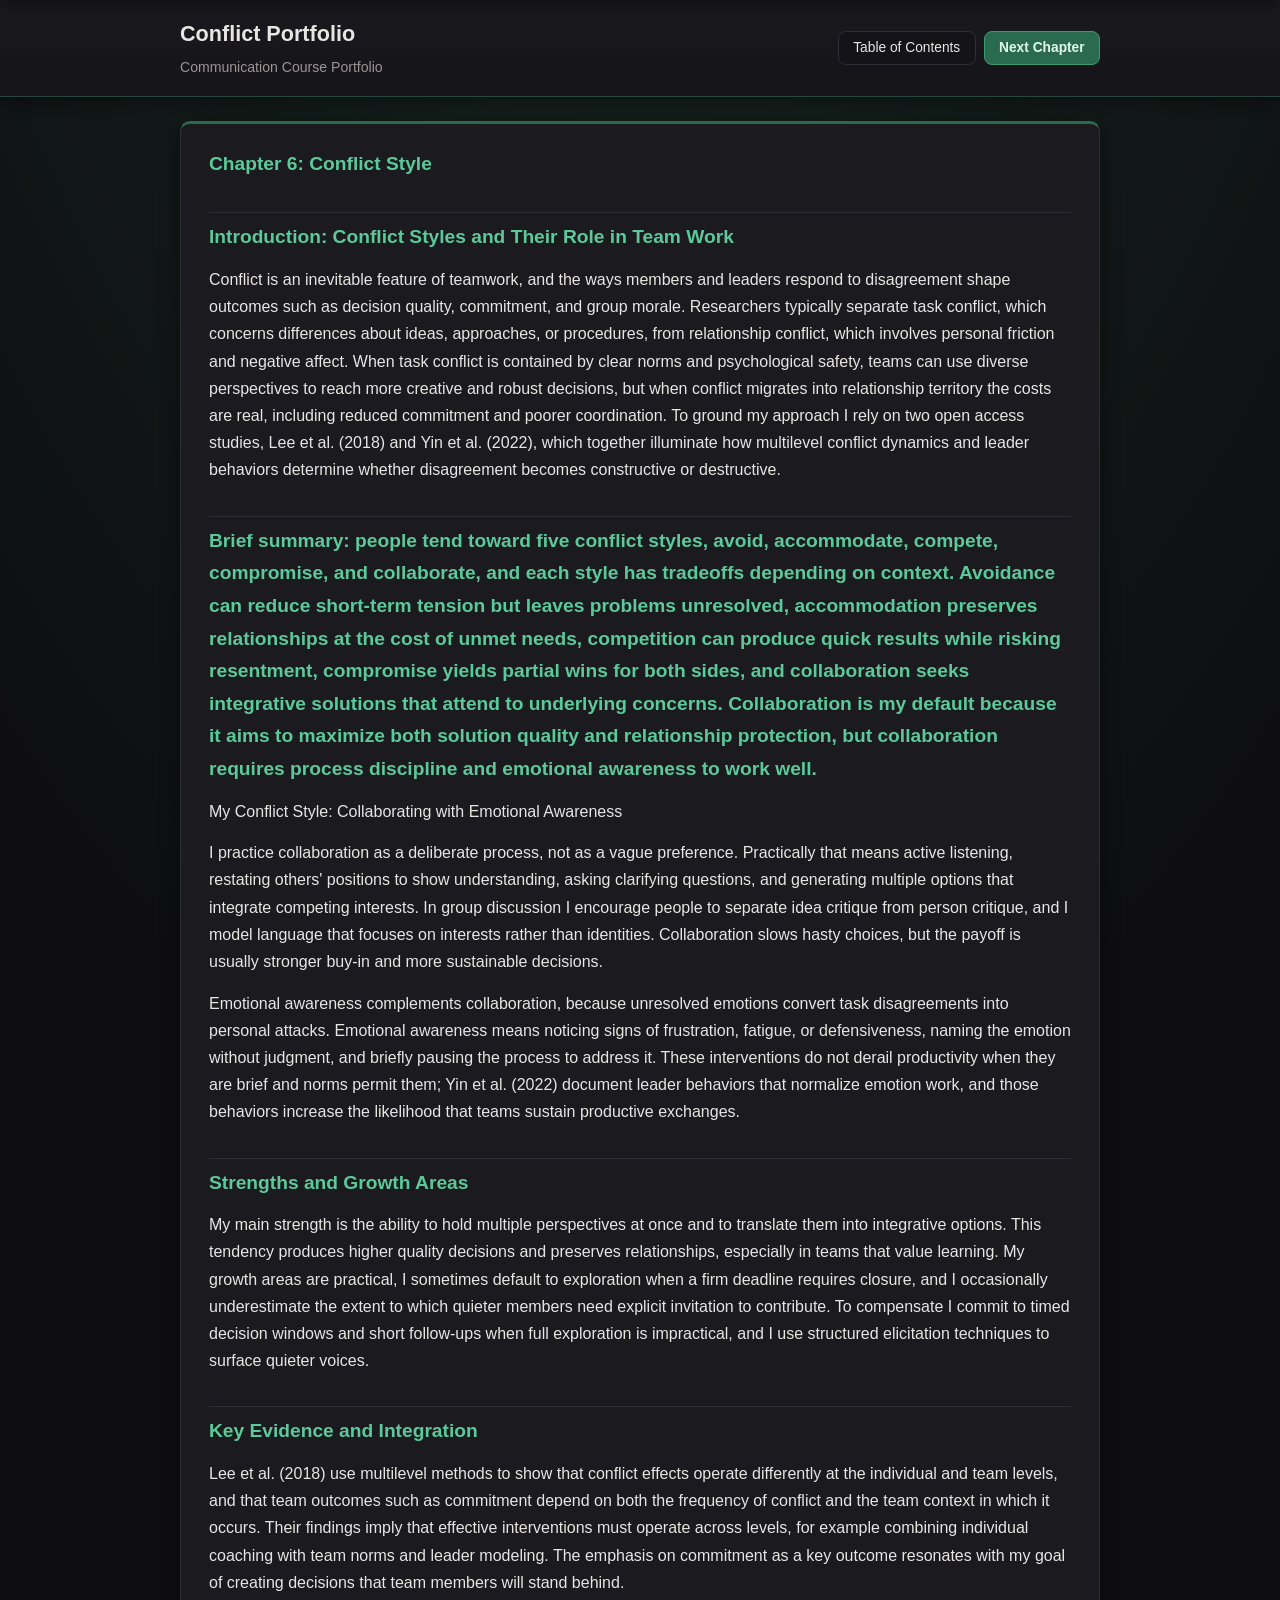
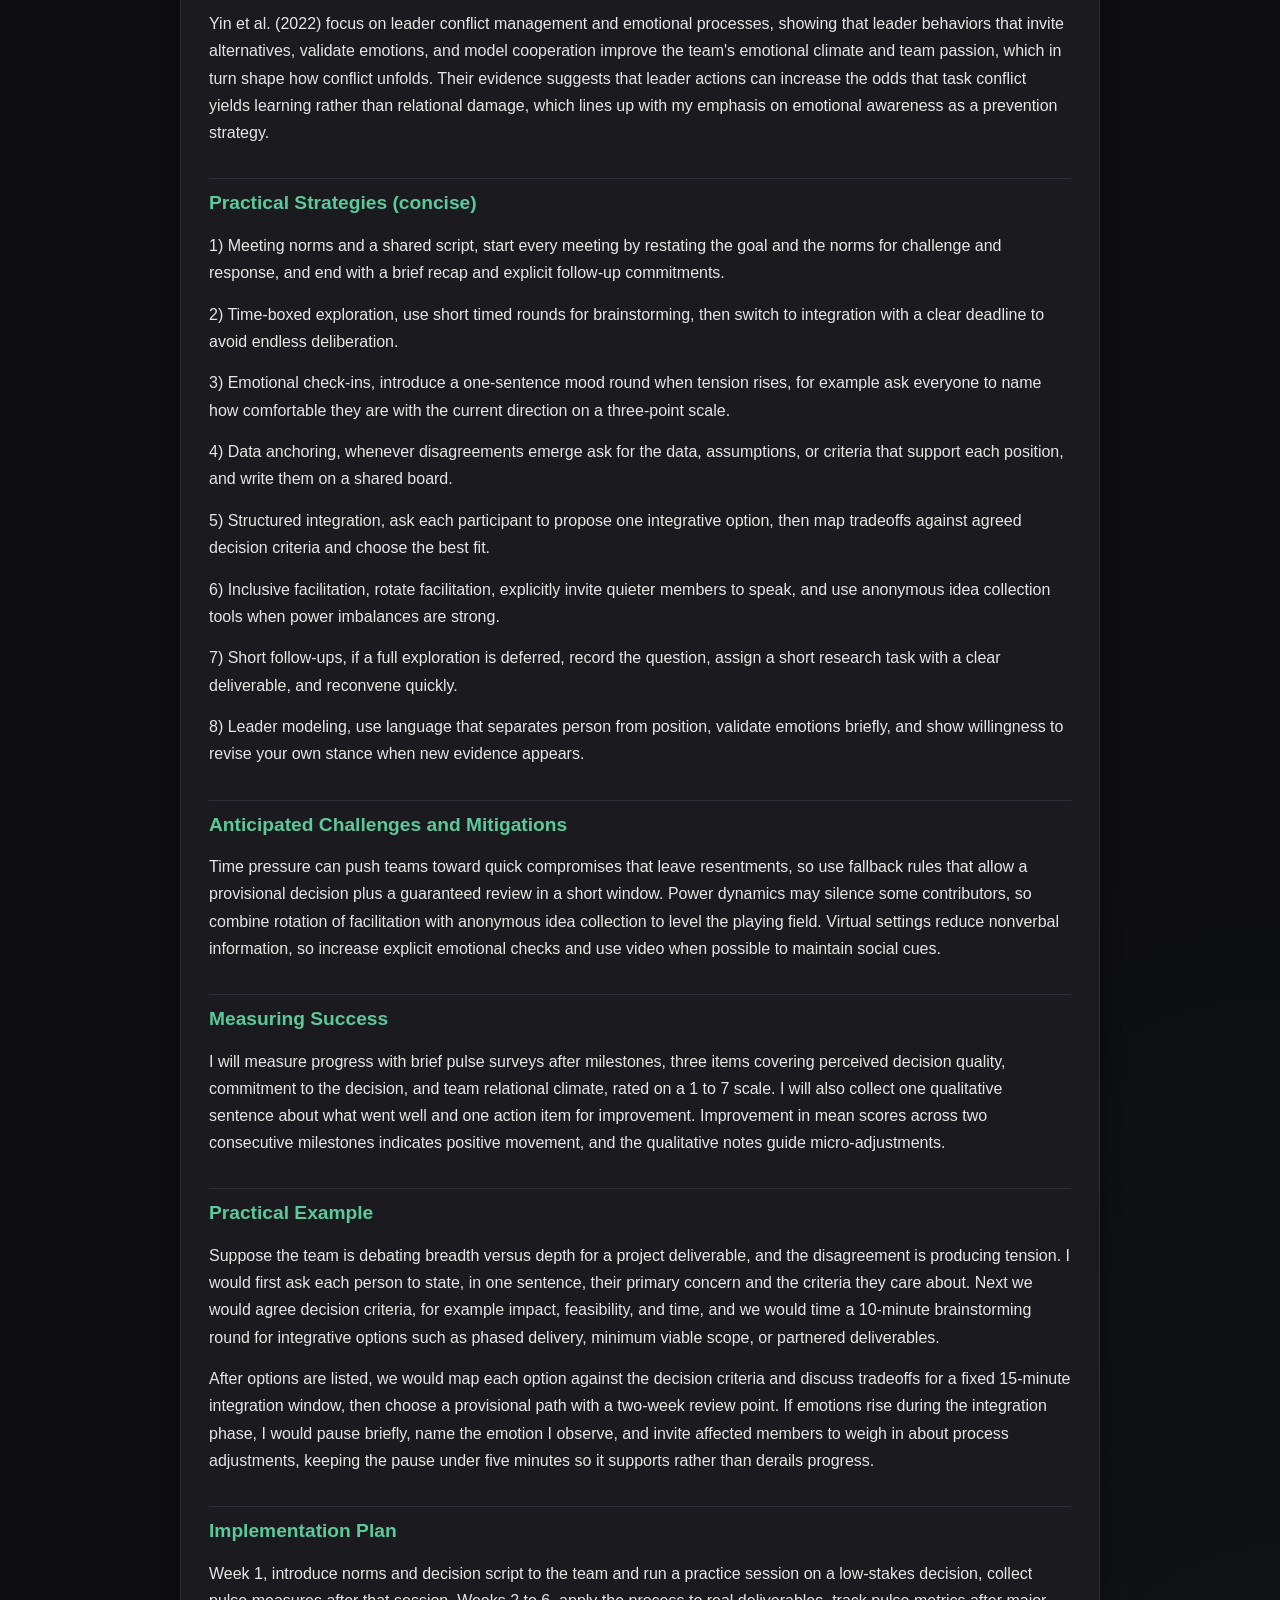
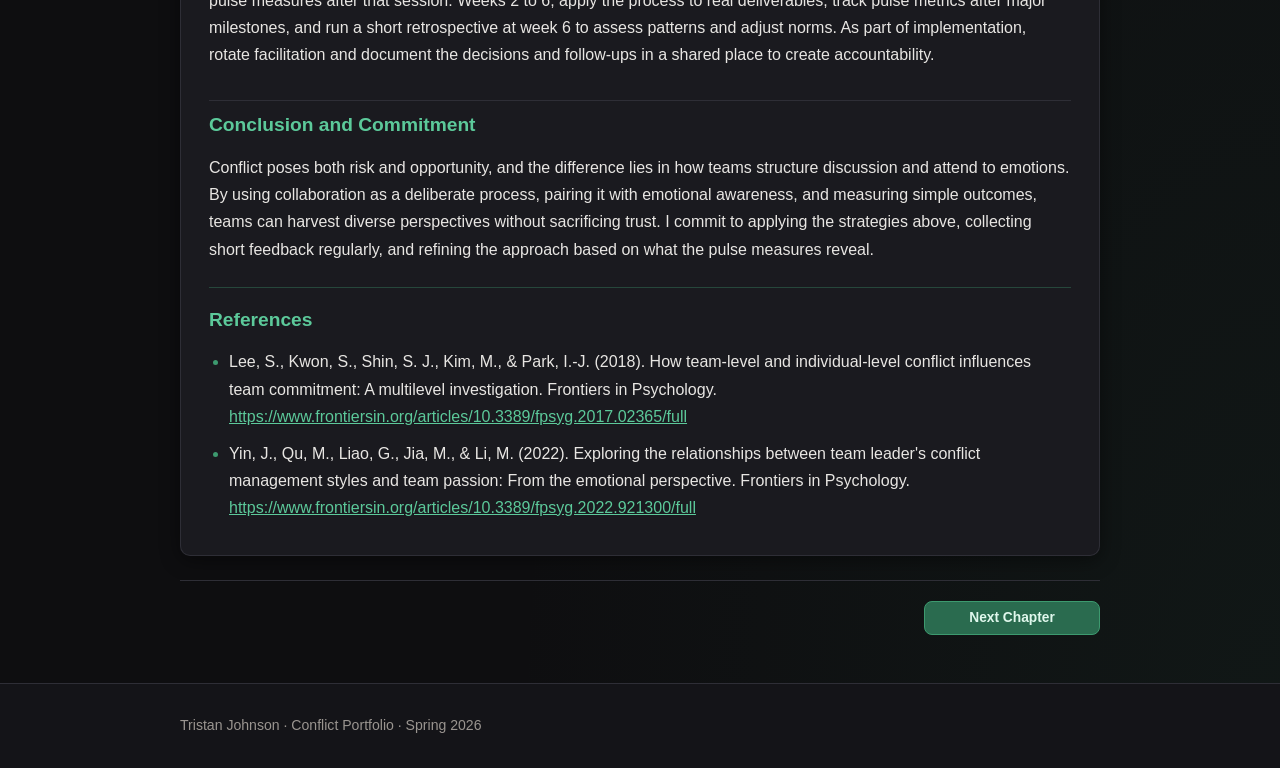
<file: docs/conflict-style.html>
<!DOCTYPE html>
<html lang="en">
<head>
  <meta charset="UTF-8">
  <meta name="viewport" content="width=device-width, initial-scale=1.0">
  <title>Conflict Style | Conflict Portfolio</title>
  <link rel="stylesheet" href="css/style.css">
</head>
<body>
  <header class="site-header site-header--main" aria-hidden="false">
    <div class="site-header-inner">
      <div class="header-row">
        <div class="header-brand">
          <h1><a href="index.html">Conflict Portfolio</a></h1>
          <p>Communication Course Portfolio</p>
        </div>
        <div class="header-actions">
          <div class="toc-dropdown">
            <button type="button" class="btn btn-ghost" id="toc-toggle-main" aria-expanded="false" aria-controls="toc-menu-main" aria-haspopup="true">
              Table of Contents
            </button>
            <div class="toc-menu" id="toc-menu-main" role="menu" hidden>
              <a href="index.html" class="toc-item" role="menuitem">Home</a>
            <a href="birth-order.html" class="toc-item" role="menuitem">Chapter 1: Birth Order</a>
            <a href="attachment-style.html" class="toc-item" role="menuitem">Chapter 2: Attachment Style</a>
            <a href="personality-type.html" class="toc-item" role="menuitem">Chapter 3: Personality Type</a>
            <a href="family-culture.html" class="toc-item" role="menuitem">Chapter 4: Family &amp; Culture</a>
            <a href="communication-style.html" class="toc-item" role="menuitem">Chapter 5: Communication Style</a>
            <a href="conflict-style.html" class="toc-item is-current" role="menuitem">Chapter 6: Conflict Style</a>
            <a href="coping-skills.html" class="toc-item" role="menuitem">Chapter 7: Coping Skills</a>
            <a href="resolving-conflicts.html" class="toc-item" role="menuitem">Chapter 8: Resolving Conflicts</a>
            </div>
          </div>
          <a href="coping-skills.html" class="btn btn-primary">Next Chapter</a>
        </div>
      </div>
    </div>
  </header>
  <header class="site-header site-header--dock" id="header-dock" aria-hidden="true">
    <div class="site-header-inner">
      <div class="header-row">
        <div class="header-brand">
          <p class="dock-title"><a href="index.html">Conflict Portfolio</a></p>
          
        </div>
        <div class="header-actions">
          <div class="toc-dropdown">
            <button type="button" class="btn btn-ghost" id="toc-toggle-dock" aria-expanded="false" aria-controls="toc-menu-dock" aria-haspopup="true">
              Table of Contents
            </button>
            <div class="toc-menu" id="toc-menu-dock" role="menu" hidden>
              <a href="index.html" class="toc-item" role="menuitem">Home</a>
            <a href="birth-order.html" class="toc-item" role="menuitem">Chapter 1: Birth Order</a>
            <a href="attachment-style.html" class="toc-item" role="menuitem">Chapter 2: Attachment Style</a>
            <a href="personality-type.html" class="toc-item" role="menuitem">Chapter 3: Personality Type</a>
            <a href="family-culture.html" class="toc-item" role="menuitem">Chapter 4: Family &amp; Culture</a>
            <a href="communication-style.html" class="toc-item" role="menuitem">Chapter 5: Communication Style</a>
            <a href="conflict-style.html" class="toc-item is-current" role="menuitem">Chapter 6: Conflict Style</a>
            <a href="coping-skills.html" class="toc-item" role="menuitem">Chapter 7: Coping Skills</a>
            <a href="resolving-conflicts.html" class="toc-item" role="menuitem">Chapter 8: Resolving Conflicts</a>
            </div>
          </div>
          <a href="coping-skills.html" class="btn btn-primary">Next Chapter</a>
        </div>
      </div>
    </div>
  </header>
  <main class="page-wrap">
    
<article class="chapter-content">
  <h2>Chapter 6: Conflict Style</h2>
  <h2>Introduction: Conflict Styles and Their Role in Team Work</h2>
<p>Conflict is an inevitable feature of teamwork, and the ways members and leaders respond to disagreement shape outcomes such as decision quality, commitment, and group morale. Researchers typically separate task conflict, which concerns differences about ideas, approaches, or procedures, from relationship conflict, which involves personal friction and negative affect. When task conflict is contained by clear norms and psychological safety, teams can use diverse perspectives to reach more creative and robust decisions, but when conflict migrates into relationship territory the costs are real, including reduced commitment and poorer coordination. To ground my approach I rely on two open access studies, Lee et al. (2018) and Yin et al. (2022), which together illuminate how multilevel conflict dynamics and leader behaviors determine whether disagreement becomes constructive or destructive.</p>
<h2>Brief summary: people tend toward five conflict styles, avoid, accommodate, compete, compromise, and collaborate, and each style has tradeoffs depending on context. Avoidance can reduce short‑term tension but leaves problems unresolved, accommodation preserves relationships at the cost of unmet needs, competition can produce quick results while risking resentment, compromise yields partial wins for both sides, and collaboration seeks integrative solutions that attend to underlying concerns. Collaboration is my default because it aims to maximize both solution quality and relationship protection, but collaboration requires process discipline and emotional awareness to work well.</h2>
<p>My Conflict Style: Collaborating with Emotional Awareness</p>
<p>I practice collaboration as a deliberate process, not as a vague preference. Practically that means active listening, restating others&#x27; positions to show understanding, asking clarifying questions, and generating multiple options that integrate competing interests. In group discussion I encourage people to separate idea critique from person critique, and I model language that focuses on interests rather than identities. Collaboration slows hasty choices, but the payoff is usually stronger buy‑in and more sustainable decisions.</p>
<p>Emotional awareness complements collaboration, because unresolved emotions convert task disagreements into personal attacks. Emotional awareness means noticing signs of frustration, fatigue, or defensiveness, naming the emotion without judgment, and briefly pausing the process to address it. These interventions do not derail productivity when they are brief and norms permit them; Yin et al. (2022) document leader behaviors that normalize emotion work, and those behaviors increase the likelihood that teams sustain productive exchanges.</p>
<h2>Strengths and Growth Areas</h2>
<p>My main strength is the ability to hold multiple perspectives at once and to translate them into integrative options. This tendency produces higher quality decisions and preserves relationships, especially in teams that value learning. My growth areas are practical, I sometimes default to exploration when a firm deadline requires closure, and I occasionally underestimate the extent to which quieter members need explicit invitation to contribute. To compensate I commit to timed decision windows and short follow‑ups when full exploration is impractical, and I use structured elicitation techniques to surface quieter voices.</p>
<h2>Key Evidence and Integration</h2>
<p>Lee et al. (2018) use multilevel methods to show that conflict effects operate differently at the individual and team levels, and that team outcomes such as commitment depend on both the frequency of conflict and the team context in which it occurs. Their findings imply that effective interventions must operate across levels, for example combining individual coaching with team norms and leader modeling. The emphasis on commitment as a key outcome resonates with my goal of creating decisions that team members will stand behind.</p>
<p>Yin et al. (2022) focus on leader conflict management and emotional processes, showing that leader behaviors that invite alternatives, validate emotions, and model cooperation improve the team&#x27;s emotional climate and team passion, which in turn shape how conflict unfolds. Their evidence suggests that leader actions can increase the odds that task conflict yields learning rather than relational damage, which lines up with my emphasis on emotional awareness as a prevention strategy.</p>
<h2>Practical Strategies (concise)</h2>
<p>1) Meeting norms and a shared script, start every meeting by restating the goal and the norms for challenge and response, and end with a brief recap and explicit follow‑up commitments.</p>
<p>2) Time‑boxed exploration, use short timed rounds for brainstorming, then switch to integration with a clear deadline to avoid endless deliberation.</p>
<p>3) Emotional check‑ins, introduce a one‑sentence mood round when tension rises, for example ask everyone to name how comfortable they are with the current direction on a three‑point scale.</p>
<p>4) Data anchoring, whenever disagreements emerge ask for the data, assumptions, or criteria that support each position, and write them on a shared board.</p>
<p>5) Structured integration, ask each participant to propose one integrative option, then map tradeoffs against agreed decision criteria and choose the best fit.</p>
<p>6) Inclusive facilitation, rotate facilitation, explicitly invite quieter members to speak, and use anonymous idea collection tools when power imbalances are strong.</p>
<p>7) Short follow‑ups, if a full exploration is deferred, record the question, assign a short research task with a clear deliverable, and reconvene quickly.</p>
<p>8) Leader modeling, use language that separates person from position, validate emotions briefly, and show willingness to revise your own stance when new evidence appears.</p>
<h2>Anticipated Challenges and Mitigations</h2>
<p>Time pressure can push teams toward quick compromises that leave resentments, so use fallback rules that allow a provisional decision plus a guaranteed review in a short window. Power dynamics may silence some contributors, so combine rotation of facilitation with anonymous idea collection to level the playing field. Virtual settings reduce nonverbal information, so increase explicit emotional checks and use video when possible to maintain social cues.</p>
<h2>Measuring Success</h2>
<p>I will measure progress with brief pulse surveys after milestones, three items covering perceived decision quality, commitment to the decision, and team relational climate, rated on a 1 to 7 scale. I will also collect one qualitative sentence about what went well and one action item for improvement. Improvement in mean scores across two consecutive milestones indicates positive movement, and the qualitative notes guide micro‑adjustments.</p>
<h2>Practical Example</h2>
<p>Suppose the team is debating breadth versus depth for a project deliverable, and the disagreement is producing tension. I would first ask each person to state, in one sentence, their primary concern and the criteria they care about. Next we would agree decision criteria, for example impact, feasibility, and time, and we would time a 10‑minute brainstorming round for integrative options such as phased delivery, minimum viable scope, or partnered deliverables.</p>
<p>After options are listed, we would map each option against the decision criteria and discuss tradeoffs for a fixed 15‑minute integration window, then choose a provisional path with a two‑week review point. If emotions rise during the integration phase, I would pause briefly, name the emotion I observe, and invite affected members to weigh in about process adjustments, keeping the pause under five minutes so it supports rather than derails progress.</p>
<h2>Implementation Plan</h2>
<p>Week 1, introduce norms and decision script to the team and run a practice session on a low‑stakes decision, collect pulse measures after that session. Weeks 2 to 6, apply the process to real deliverables, track pulse metrics after major milestones, and run a short retrospective at week 6 to assess patterns and adjust norms. As part of implementation, rotate facilitation and document the decisions and follow‑ups in a shared place to create accountability.</p>
<h2>Conclusion and Commitment</h2>
<p>Conflict poses both risk and opportunity, and the difference lies in how teams structure discussion and attend to emotions. By using collaboration as a deliberate process, pairing it with emotional awareness, and measuring simple outcomes, teams can harvest diverse perspectives without sacrificing trust. I commit to applying the strategies above, collecting short feedback regularly, and refining the approach based on what the pulse measures reveal.</p>
<div class="references">
<h2>References</h2><ul>
<li>Lee, S., Kwon, S., Shin, S. J., Kim, M., &amp; Park, I.-J. (2018). How team‑level and individual‑level conflict influences team commitment: A multilevel investigation. Frontiers in Psychology. <a href="https://www.frontiersin.org/articles/10.3389/fpsyg.2017.02365/full" target="_blank" rel="noopener noreferrer">https://www.frontiersin.org/articles/10.3389/fpsyg.2017.02365/full</a></li>
<li>Yin, J., Qu, M., Liao, G., Jia, M., &amp; Li, M. (2022). Exploring the relationships between team leader&#x27;s conflict management styles and team passion: From the emotional perspective. Frontiers in Psychology. <a href="https://www.frontiersin.org/articles/10.3389/fpsyg.2022.921300/full" target="_blank" rel="noopener noreferrer">https://www.frontiersin.org/articles/10.3389/fpsyg.2022.921300/full</a></li>
</ul></div>
</article>

    <nav class="chapter-bottom-nav" aria-label="Continue reading"><a href="coping-skills.html" class="btn btn-primary">Next Chapter</a></nav>
  </main>
  <footer class="site-footer">
    <div class="footer-inner">
      <p>Tristan Johnson &middot; Conflict Portfolio &middot; Spring 2026</p>
    </div>
  </footer>
  <button type="button" class="back-to-top" id="back-to-top" aria-label="Return to top">
    <span aria-hidden="true">&uarr;</span>
  </button>
  <script>
  (function () {
    var mainHeader = document.querySelector(".site-header--main");
    var dock = document.getElementById("header-dock");
    var backToTop = document.getElementById("back-to-top");
    var lastY = window.scrollY || 0;
    var dockOpen = false;
    var suppressDockUntilTop = false;
    var atTopThreshold = 16;
    var atBottomThreshold = 32;
    var scrollDelta = 4;
    var backToTopThreshold = 400;

    function atPageBottom() {
      var y = window.scrollY || 0;
      var maxScroll = Math.max(
        0,
        document.documentElement.scrollHeight - window.innerHeight
      );
      return maxScroll - y <= atBottomThreshold;
    }

    function wireToc(headerRoot) {
      if (!headerRoot) return;
      var toggle = headerRoot.querySelector(".toc-dropdown button");
      var menu = headerRoot.querySelector(".toc-menu");
      if (!toggle || !menu) return;

      function closeMenu() {
        menu.hidden = true;
        toggle.setAttribute("aria-expanded", "false");
      }

      headerRoot.querySelector(".toc-dropdown").addEventListener("click", function (event) {
        event.stopPropagation();
      });

      toggle.addEventListener("click", function () {
        var open = menu.hidden;
        document.querySelectorAll(".toc-menu").forEach(function (other) {
          if (other !== menu) {
            other.hidden = true;
            var otherToggle = other.parentElement.querySelector("button");
            if (otherToggle) otherToggle.setAttribute("aria-expanded", "false");
          }
        });
        menu.hidden = !open;
        toggle.setAttribute("aria-expanded", open ? "true" : "false");
      });

      menu.querySelectorAll(".toc-item").forEach(function (link) {
        link.addEventListener("click", closeMenu);
      });

      return closeMenu;
    }

    var closeDockToc = wireToc(dock);
    wireToc(mainHeader);

    document.addEventListener("click", function () {
      document.querySelectorAll(".toc-menu").forEach(function (menu) {
        menu.hidden = true;
      });
      document.querySelectorAll(".toc-dropdown button").forEach(function (btn) {
        btn.setAttribute("aria-expanded", "false");
      });
    });

    function setDockOpen(open) {
      if (!dock || dockOpen === open) return;
      dockOpen = open;
      dock.classList.toggle("is-revealed", open);
      dock.setAttribute("aria-hidden", open ? "false" : "true");
      if (!open && closeDockToc) closeDockToc();
    }

    function onScroll() {
      var y = window.scrollY || 0;
      var delta = y - lastY;

      if (y <= atTopThreshold || atPageBottom()) {
        setDockOpen(false);
        if (y <= atTopThreshold) suppressDockUntilTop = false;
      } else if (suppressDockUntilTop) {
        setDockOpen(false);
        if (delta > scrollDelta) {
          suppressDockUntilTop = false;
        }
      } else if (delta < -scrollDelta) {
        setDockOpen(true);
      } else if (delta > scrollDelta) {
        setDockOpen(false);
      }

      if (backToTop) {
        backToTop.classList.toggle("is-visible", y > backToTopThreshold);
      }

      lastY = y;
    }

    if (backToTop) {
      backToTop.addEventListener("click", function () {
        suppressDockUntilTop = true;
        setDockOpen(false);
        window.scrollTo({ top: 0, behavior: "smooth" });
      });
    }

    window.addEventListener("scroll", onScroll, { passive: true });
    setDockOpen(false);
    onScroll();
  })();
  </script>
</body>
</html>
</file>
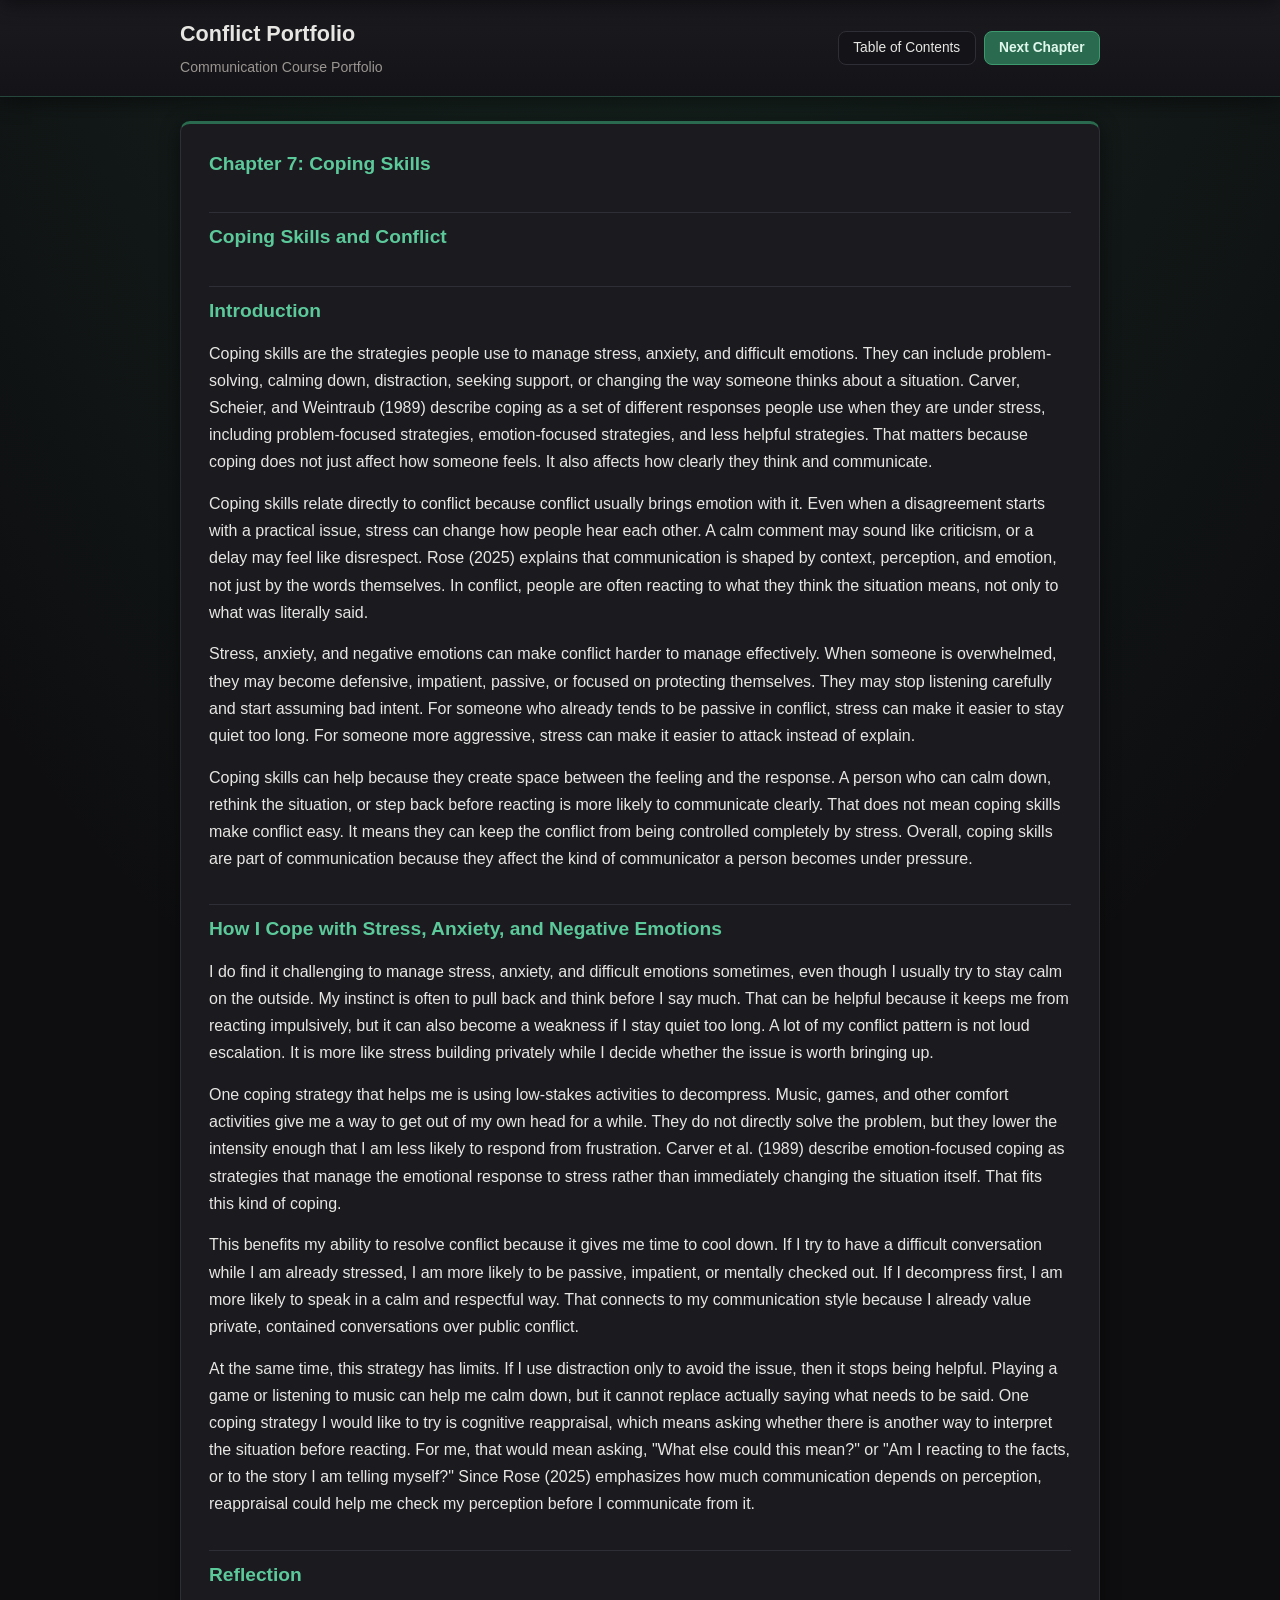
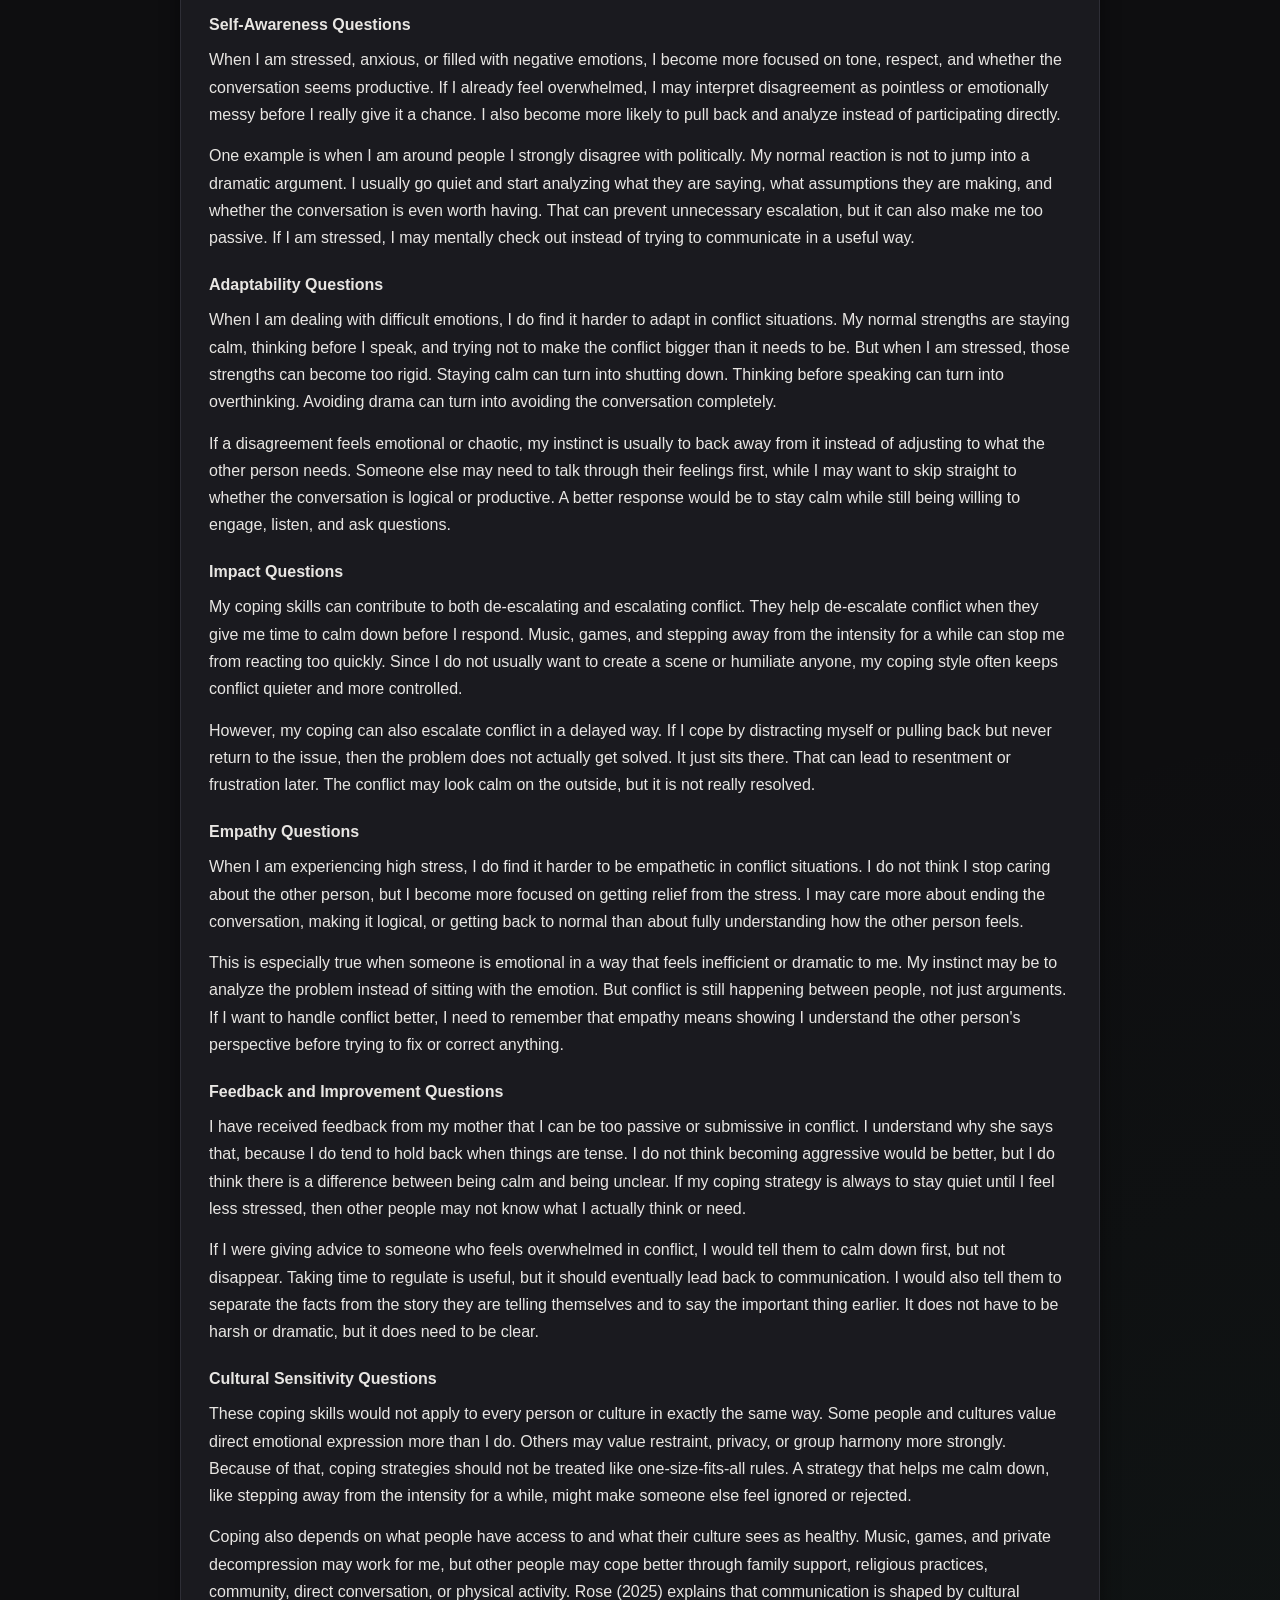
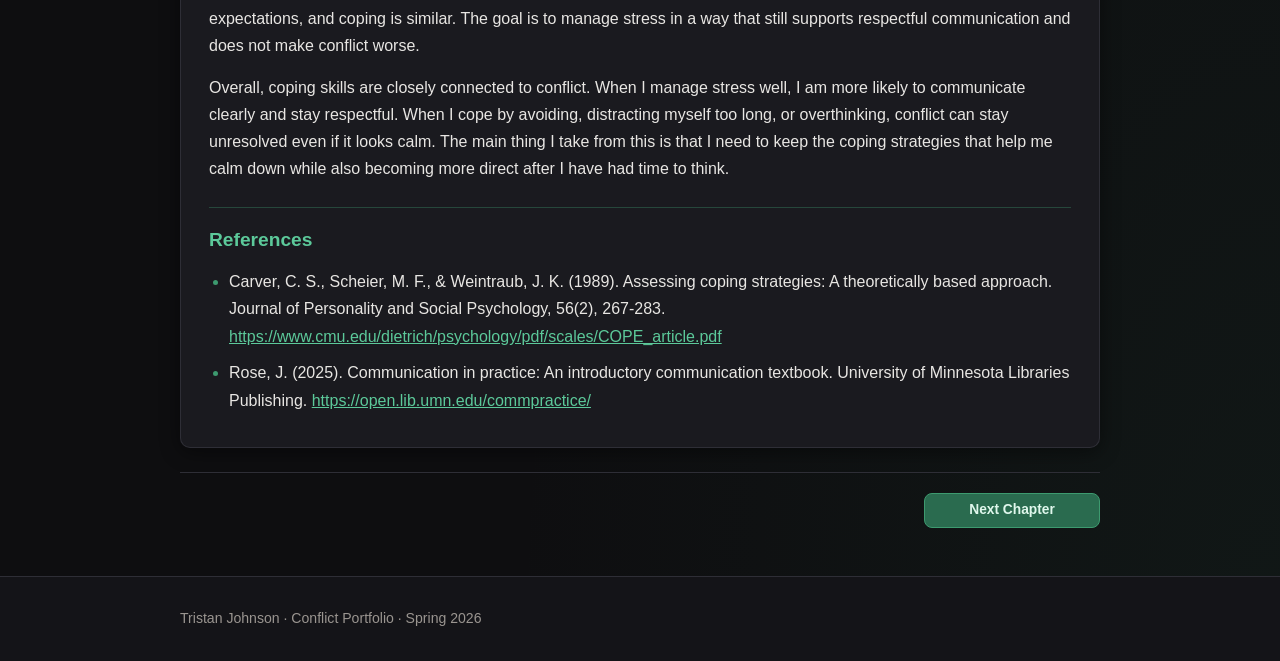
<file: docs/coping-skills.html>
<!DOCTYPE html>
<html lang="en">
<head>
  <meta charset="UTF-8">
  <meta name="viewport" content="width=device-width, initial-scale=1.0">
  <title>Coping Skills | Conflict Portfolio</title>
  <link rel="stylesheet" href="css/style.css">
</head>
<body>
  <header class="site-header site-header--main" aria-hidden="false">
    <div class="site-header-inner">
      <div class="header-row">
        <div class="header-brand">
          <h1><a href="index.html">Conflict Portfolio</a></h1>
          <p>Communication Course Portfolio</p>
        </div>
        <div class="header-actions">
          <div class="toc-dropdown">
            <button type="button" class="btn btn-ghost" id="toc-toggle-main" aria-expanded="false" aria-controls="toc-menu-main" aria-haspopup="true">
              Table of Contents
            </button>
            <div class="toc-menu" id="toc-menu-main" role="menu" hidden>
              <a href="index.html" class="toc-item" role="menuitem">Home</a>
            <a href="birth-order.html" class="toc-item" role="menuitem">Chapter 1: Birth Order</a>
            <a href="attachment-style.html" class="toc-item" role="menuitem">Chapter 2: Attachment Style</a>
            <a href="personality-type.html" class="toc-item" role="menuitem">Chapter 3: Personality Type</a>
            <a href="family-culture.html" class="toc-item" role="menuitem">Chapter 4: Family &amp; Culture</a>
            <a href="communication-style.html" class="toc-item" role="menuitem">Chapter 5: Communication Style</a>
            <a href="conflict-style.html" class="toc-item" role="menuitem">Chapter 6: Conflict Style</a>
            <a href="coping-skills.html" class="toc-item is-current" role="menuitem">Chapter 7: Coping Skills</a>
            <a href="resolving-conflicts.html" class="toc-item" role="menuitem">Chapter 8: Resolving Conflicts</a>
            </div>
          </div>
          <a href="resolving-conflicts.html" class="btn btn-primary">Next Chapter</a>
        </div>
      </div>
    </div>
  </header>
  <header class="site-header site-header--dock" id="header-dock" aria-hidden="true">
    <div class="site-header-inner">
      <div class="header-row">
        <div class="header-brand">
          <p class="dock-title"><a href="index.html">Conflict Portfolio</a></p>
          
        </div>
        <div class="header-actions">
          <div class="toc-dropdown">
            <button type="button" class="btn btn-ghost" id="toc-toggle-dock" aria-expanded="false" aria-controls="toc-menu-dock" aria-haspopup="true">
              Table of Contents
            </button>
            <div class="toc-menu" id="toc-menu-dock" role="menu" hidden>
              <a href="index.html" class="toc-item" role="menuitem">Home</a>
            <a href="birth-order.html" class="toc-item" role="menuitem">Chapter 1: Birth Order</a>
            <a href="attachment-style.html" class="toc-item" role="menuitem">Chapter 2: Attachment Style</a>
            <a href="personality-type.html" class="toc-item" role="menuitem">Chapter 3: Personality Type</a>
            <a href="family-culture.html" class="toc-item" role="menuitem">Chapter 4: Family &amp; Culture</a>
            <a href="communication-style.html" class="toc-item" role="menuitem">Chapter 5: Communication Style</a>
            <a href="conflict-style.html" class="toc-item" role="menuitem">Chapter 6: Conflict Style</a>
            <a href="coping-skills.html" class="toc-item is-current" role="menuitem">Chapter 7: Coping Skills</a>
            <a href="resolving-conflicts.html" class="toc-item" role="menuitem">Chapter 8: Resolving Conflicts</a>
            </div>
          </div>
          <a href="resolving-conflicts.html" class="btn btn-primary">Next Chapter</a>
        </div>
      </div>
    </div>
  </header>
  <main class="page-wrap">
    
<article class="chapter-content">
  <h2>Chapter 7: Coping Skills</h2>
  <h2>Coping Skills and Conflict</h2>
<h2>Introduction</h2>
<p>Coping skills are the strategies people use to manage stress, anxiety, and difficult emotions. They can include problem-solving, calming down, distraction, seeking support, or changing the way someone thinks about a situation. Carver, Scheier, and Weintraub (1989) describe coping as a set of different responses people use when they are under stress, including problem-focused strategies, emotion-focused strategies, and less helpful strategies. That matters because coping does not just affect how someone feels. It also affects how clearly they think and communicate.</p>
<p>Coping skills relate directly to conflict because conflict usually brings emotion with it. Even when a disagreement starts with a practical issue, stress can change how people hear each other. A calm comment may sound like criticism, or a delay may feel like disrespect. Rose (2025) explains that communication is shaped by context, perception, and emotion, not just by the words themselves. In conflict, people are often reacting to what they think the situation means, not only to what was literally said.</p>
<p>Stress, anxiety, and negative emotions can make conflict harder to manage effectively. When someone is overwhelmed, they may become defensive, impatient, passive, or focused on protecting themselves. They may stop listening carefully and start assuming bad intent. For someone who already tends to be passive in conflict, stress can make it easier to stay quiet too long. For someone more aggressive, stress can make it easier to attack instead of explain.</p>
<p>Coping skills can help because they create space between the feeling and the response. A person who can calm down, rethink the situation, or step back before reacting is more likely to communicate clearly. That does not mean coping skills make conflict easy. It means they can keep the conflict from being controlled completely by stress. Overall, coping skills are part of communication because they affect the kind of communicator a person becomes under pressure.</p>
<h2>How I Cope with Stress, Anxiety, and Negative Emotions</h2>
<p>I do find it challenging to manage stress, anxiety, and difficult emotions sometimes, even though I usually try to stay calm on the outside. My instinct is often to pull back and think before I say much. That can be helpful because it keeps me from reacting impulsively, but it can also become a weakness if I stay quiet too long. A lot of my conflict pattern is not loud escalation. It is more like stress building privately while I decide whether the issue is worth bringing up.</p>
<p>One coping strategy that helps me is using low-stakes activities to decompress. Music, games, and other comfort activities give me a way to get out of my own head for a while. They do not directly solve the problem, but they lower the intensity enough that I am less likely to respond from frustration. Carver et al. (1989) describe emotion-focused coping as strategies that manage the emotional response to stress rather than immediately changing the situation itself. That fits this kind of coping.</p>
<p>This benefits my ability to resolve conflict because it gives me time to cool down. If I try to have a difficult conversation while I am already stressed, I am more likely to be passive, impatient, or mentally checked out. If I decompress first, I am more likely to speak in a calm and respectful way. That connects to my communication style because I already value private, contained conversations over public conflict.</p>
<p>At the same time, this strategy has limits. If I use distraction only to avoid the issue, then it stops being helpful. Playing a game or listening to music can help me calm down, but it cannot replace actually saying what needs to be said. One coping strategy I would like to try is cognitive reappraisal, which means asking whether there is another way to interpret the situation before reacting. For me, that would mean asking, &quot;What else could this mean?&quot; or &quot;Am I reacting to the facts, or to the story I am telling myself?&quot; Since Rose (2025) emphasizes how much communication depends on perception, reappraisal could help me check my perception before I communicate from it.</p>
<h2>Reflection</h2>
<h3>Self-Awareness Questions</h3>
<p>When I am stressed, anxious, or filled with negative emotions, I become more focused on tone, respect, and whether the conversation seems productive. If I already feel overwhelmed, I may interpret disagreement as pointless or emotionally messy before I really give it a chance. I also become more likely to pull back and analyze instead of participating directly.</p>
<p>One example is when I am around people I strongly disagree with politically. My normal reaction is not to jump into a dramatic argument. I usually go quiet and start analyzing what they are saying, what assumptions they are making, and whether the conversation is even worth having. That can prevent unnecessary escalation, but it can also make me too passive. If I am stressed, I may mentally check out instead of trying to communicate in a useful way.</p>
<h3>Adaptability Questions</h3>
<p>When I am dealing with difficult emotions, I do find it harder to adapt in conflict situations. My normal strengths are staying calm, thinking before I speak, and trying not to make the conflict bigger than it needs to be. But when I am stressed, those strengths can become too rigid. Staying calm can turn into shutting down. Thinking before speaking can turn into overthinking. Avoiding drama can turn into avoiding the conversation completely.</p>
<p>If a disagreement feels emotional or chaotic, my instinct is usually to back away from it instead of adjusting to what the other person needs. Someone else may need to talk through their feelings first, while I may want to skip straight to whether the conversation is logical or productive. A better response would be to stay calm while still being willing to engage, listen, and ask questions.</p>
<h3>Impact Questions</h3>
<p>My coping skills can contribute to both de-escalating and escalating conflict. They help de-escalate conflict when they give me time to calm down before I respond. Music, games, and stepping away from the intensity for a while can stop me from reacting too quickly. Since I do not usually want to create a scene or humiliate anyone, my coping style often keeps conflict quieter and more controlled.</p>
<p>However, my coping can also escalate conflict in a delayed way. If I cope by distracting myself or pulling back but never return to the issue, then the problem does not actually get solved. It just sits there. That can lead to resentment or frustration later. The conflict may look calm on the outside, but it is not really resolved.</p>
<h3>Empathy Questions</h3>
<p>When I am experiencing high stress, I do find it harder to be empathetic in conflict situations. I do not think I stop caring about the other person, but I become more focused on getting relief from the stress. I may care more about ending the conversation, making it logical, or getting back to normal than about fully understanding how the other person feels.</p>
<p>This is especially true when someone is emotional in a way that feels inefficient or dramatic to me. My instinct may be to analyze the problem instead of sitting with the emotion. But conflict is still happening between people, not just arguments. If I want to handle conflict better, I need to remember that empathy means showing I understand the other person&#x27;s perspective before trying to fix or correct anything.</p>
<h3>Feedback and Improvement Questions</h3>
<p>I have received feedback from my mother that I can be too passive or submissive in conflict. I understand why she says that, because I do tend to hold back when things are tense. I do not think becoming aggressive would be better, but I do think there is a difference between being calm and being unclear. If my coping strategy is always to stay quiet until I feel less stressed, then other people may not know what I actually think or need.</p>
<p>If I were giving advice to someone who feels overwhelmed in conflict, I would tell them to calm down first, but not disappear. Taking time to regulate is useful, but it should eventually lead back to communication. I would also tell them to separate the facts from the story they are telling themselves and to say the important thing earlier. It does not have to be harsh or dramatic, but it does need to be clear.</p>
<h3>Cultural Sensitivity Questions</h3>
<p>These coping skills would not apply to every person or culture in exactly the same way. Some people and cultures value direct emotional expression more than I do. Others may value restraint, privacy, or group harmony more strongly. Because of that, coping strategies should not be treated like one-size-fits-all rules. A strategy that helps me calm down, like stepping away from the intensity for a while, might make someone else feel ignored or rejected.</p>
<p>Coping also depends on what people have access to and what their culture sees as healthy. Music, games, and private decompression may work for me, but other people may cope better through family support, religious practices, community, direct conversation, or physical activity. Rose (2025) explains that communication is shaped by cultural expectations, and coping is similar. The goal is to manage stress in a way that still supports respectful communication and does not make conflict worse.</p>
<p>Overall, coping skills are closely connected to conflict. When I manage stress well, I am more likely to communicate clearly and stay respectful. When I cope by avoiding, distracting myself too long, or overthinking, conflict can stay unresolved even if it looks calm. The main thing I take from this is that I need to keep the coping strategies that help me calm down while also becoming more direct after I have had time to think.</p>
<div class="references">
<h2>References</h2><ul>
<li>Carver, C. S., Scheier, M. F., &amp; Weintraub, J. K. (1989). Assessing coping strategies: A theoretically based approach. Journal of Personality and Social Psychology, 56(2), 267-283. <a href="https://www.cmu.edu/dietrich/psychology/pdf/scales/COPE_article.pdf" target="_blank" rel="noopener noreferrer">https://www.cmu.edu/dietrich/psychology/pdf/scales/COPE_article.pdf</a></li>
<li>Rose, J. (2025). Communication in practice: An introductory communication textbook. University of Minnesota Libraries Publishing. <a href="https://open.lib.umn.edu/commpractice/" target="_blank" rel="noopener noreferrer">https://open.lib.umn.edu/commpractice/</a></li>
</ul></div>
</article>

    <nav class="chapter-bottom-nav" aria-label="Continue reading"><a href="resolving-conflicts.html" class="btn btn-primary">Next Chapter</a></nav>
  </main>
  <footer class="site-footer">
    <div class="footer-inner">
      <p>Tristan Johnson &middot; Conflict Portfolio &middot; Spring 2026</p>
    </div>
  </footer>
  <button type="button" class="back-to-top" id="back-to-top" aria-label="Return to top">
    <span aria-hidden="true">&uarr;</span>
  </button>
  <script>
  (function () {
    var mainHeader = document.querySelector(".site-header--main");
    var dock = document.getElementById("header-dock");
    var backToTop = document.getElementById("back-to-top");
    var lastY = window.scrollY || 0;
    var dockOpen = false;
    var suppressDockUntilTop = false;
    var atTopThreshold = 16;
    var atBottomThreshold = 32;
    var scrollDelta = 4;
    var backToTopThreshold = 400;

    function atPageBottom() {
      var y = window.scrollY || 0;
      var maxScroll = Math.max(
        0,
        document.documentElement.scrollHeight - window.innerHeight
      );
      return maxScroll - y <= atBottomThreshold;
    }

    function wireToc(headerRoot) {
      if (!headerRoot) return;
      var toggle = headerRoot.querySelector(".toc-dropdown button");
      var menu = headerRoot.querySelector(".toc-menu");
      if (!toggle || !menu) return;

      function closeMenu() {
        menu.hidden = true;
        toggle.setAttribute("aria-expanded", "false");
      }

      headerRoot.querySelector(".toc-dropdown").addEventListener("click", function (event) {
        event.stopPropagation();
      });

      toggle.addEventListener("click", function () {
        var open = menu.hidden;
        document.querySelectorAll(".toc-menu").forEach(function (other) {
          if (other !== menu) {
            other.hidden = true;
            var otherToggle = other.parentElement.querySelector("button");
            if (otherToggle) otherToggle.setAttribute("aria-expanded", "false");
          }
        });
        menu.hidden = !open;
        toggle.setAttribute("aria-expanded", open ? "true" : "false");
      });

      menu.querySelectorAll(".toc-item").forEach(function (link) {
        link.addEventListener("click", closeMenu);
      });

      return closeMenu;
    }

    var closeDockToc = wireToc(dock);
    wireToc(mainHeader);

    document.addEventListener("click", function () {
      document.querySelectorAll(".toc-menu").forEach(function (menu) {
        menu.hidden = true;
      });
      document.querySelectorAll(".toc-dropdown button").forEach(function (btn) {
        btn.setAttribute("aria-expanded", "false");
      });
    });

    function setDockOpen(open) {
      if (!dock || dockOpen === open) return;
      dockOpen = open;
      dock.classList.toggle("is-revealed", open);
      dock.setAttribute("aria-hidden", open ? "false" : "true");
      if (!open && closeDockToc) closeDockToc();
    }

    function onScroll() {
      var y = window.scrollY || 0;
      var delta = y - lastY;

      if (y <= atTopThreshold || atPageBottom()) {
        setDockOpen(false);
        if (y <= atTopThreshold) suppressDockUntilTop = false;
      } else if (suppressDockUntilTop) {
        setDockOpen(false);
        if (delta > scrollDelta) {
          suppressDockUntilTop = false;
        }
      } else if (delta < -scrollDelta) {
        setDockOpen(true);
      } else if (delta > scrollDelta) {
        setDockOpen(false);
      }

      if (backToTop) {
        backToTop.classList.toggle("is-visible", y > backToTopThreshold);
      }

      lastY = y;
    }

    if (backToTop) {
      backToTop.addEventListener("click", function () {
        suppressDockUntilTop = true;
        setDockOpen(false);
        window.scrollTo({ top: 0, behavior: "smooth" });
      });
    }

    window.addEventListener("scroll", onScroll, { passive: true });
    setDockOpen(false);
    onScroll();
  })();
  </script>
</body>
</html>
</file>
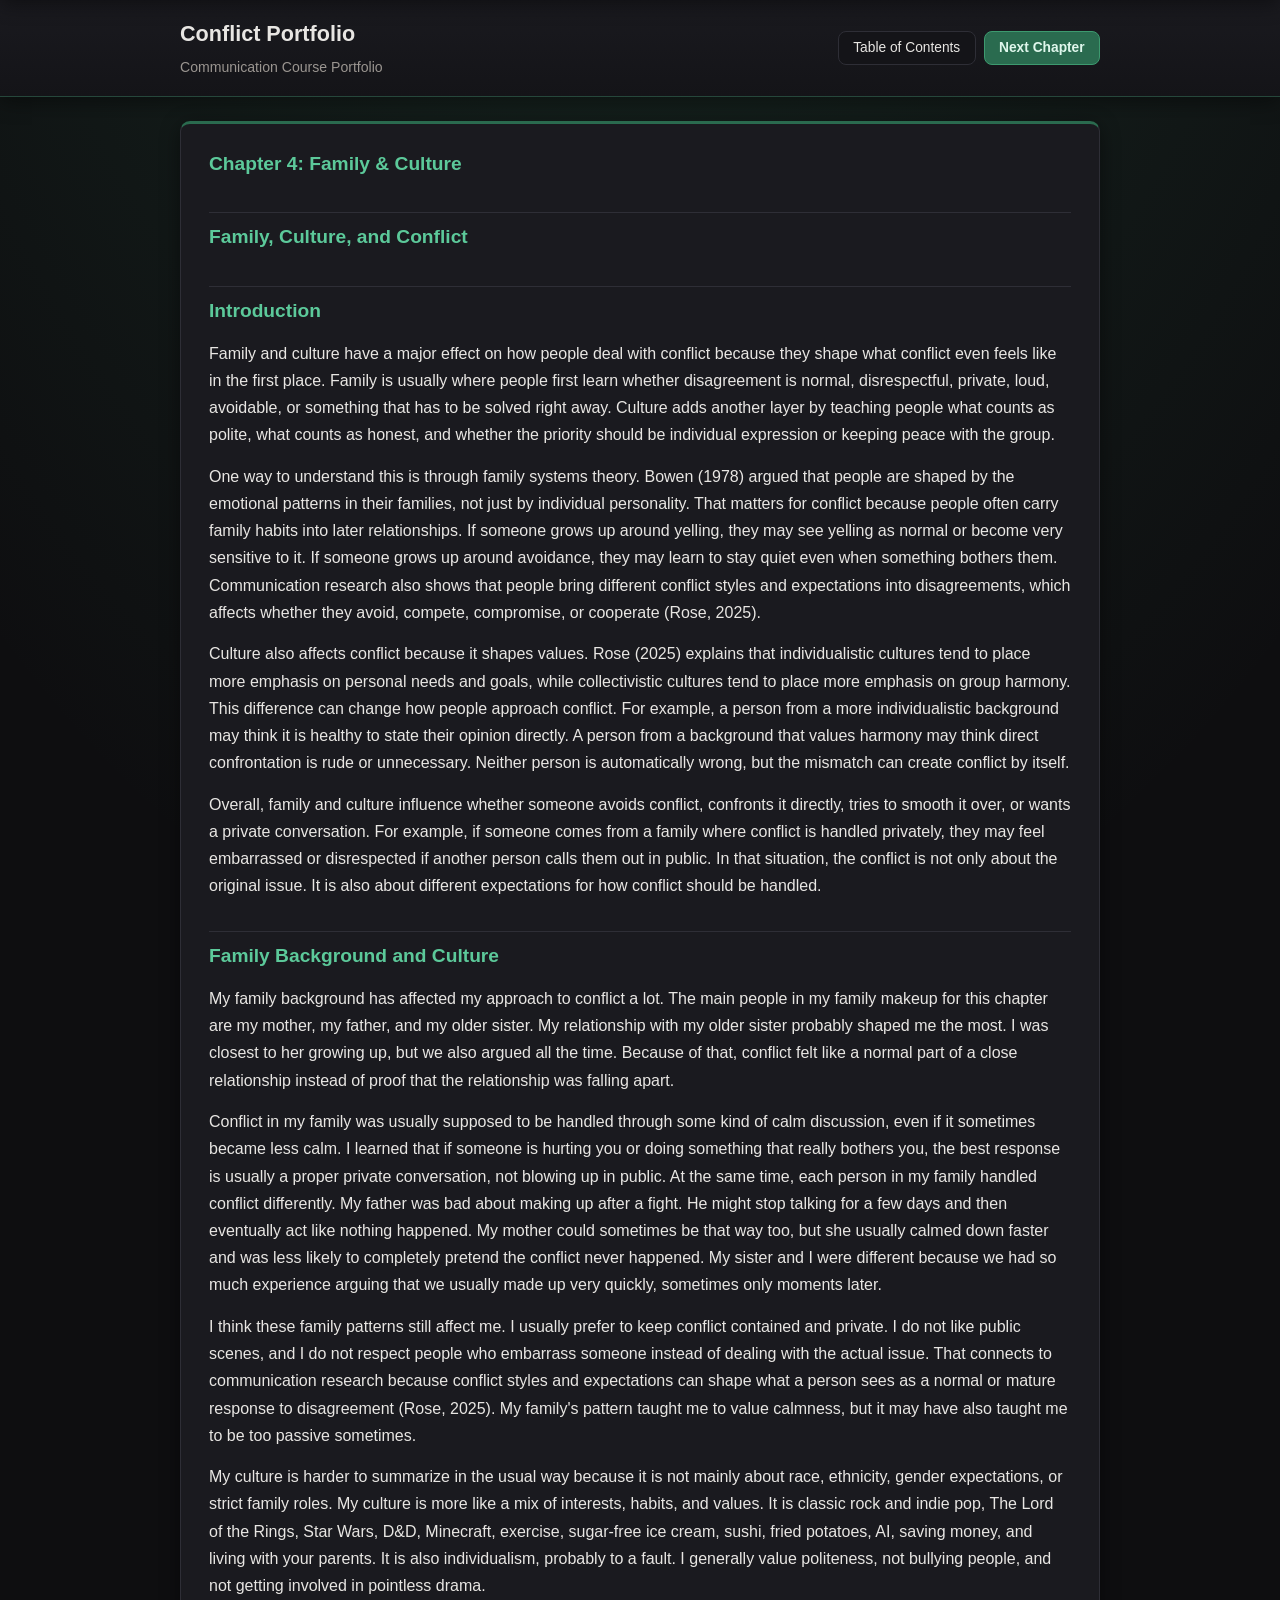
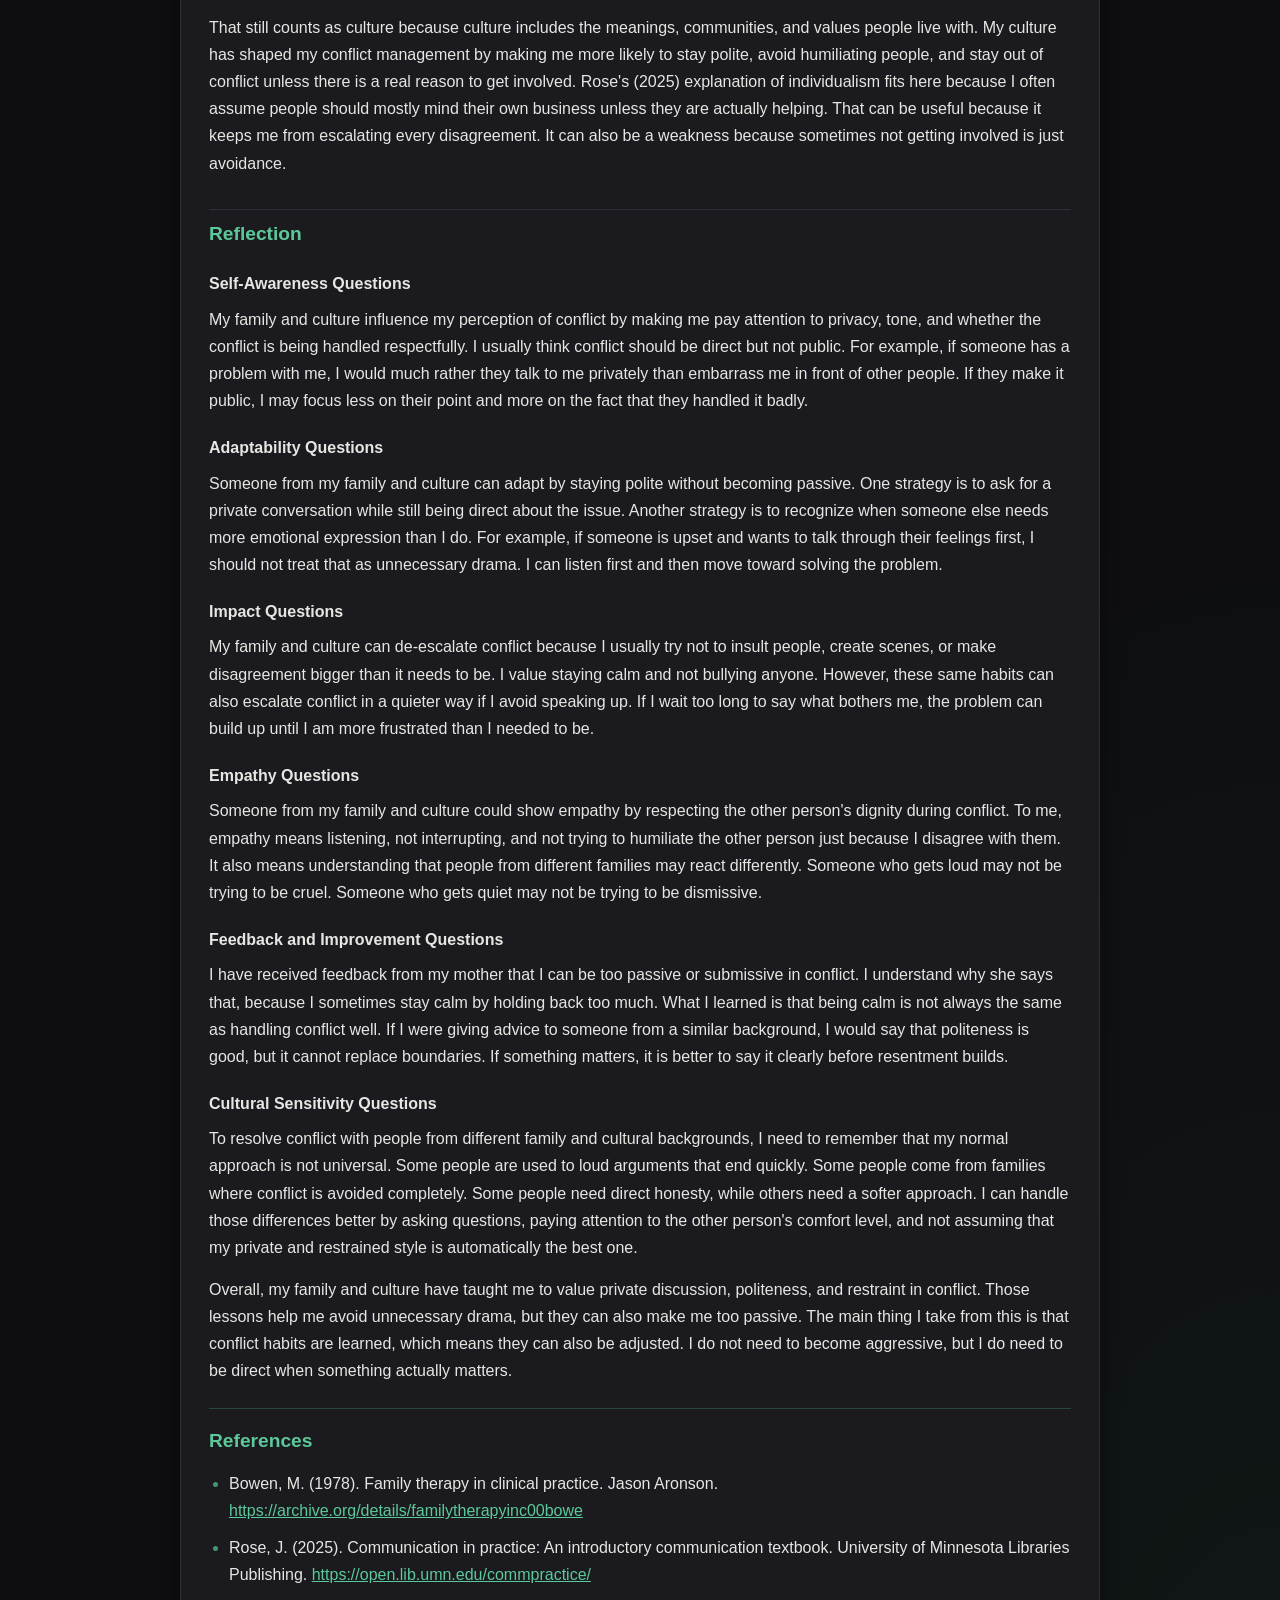
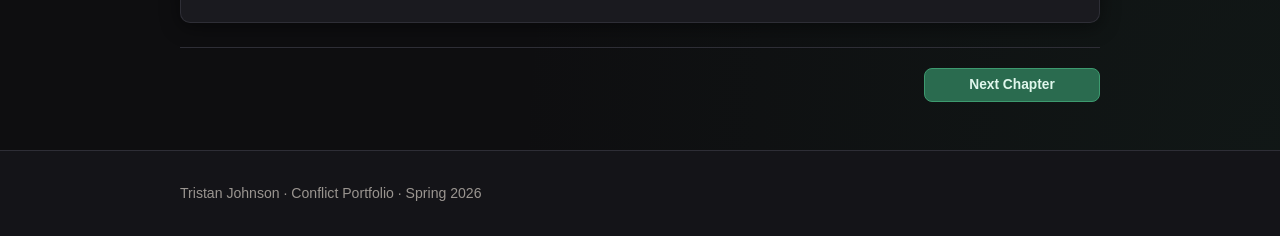
<file: docs/family-culture.html>
<!DOCTYPE html>
<html lang="en">
<head>
  <meta charset="UTF-8">
  <meta name="viewport" content="width=device-width, initial-scale=1.0">
  <title>Family &amp; Culture | Conflict Portfolio</title>
  <link rel="stylesheet" href="css/style.css">
</head>
<body>
  <header class="site-header site-header--main" aria-hidden="false">
    <div class="site-header-inner">
      <div class="header-row">
        <div class="header-brand">
          <h1><a href="index.html">Conflict Portfolio</a></h1>
          <p>Communication Course Portfolio</p>
        </div>
        <div class="header-actions">
          <div class="toc-dropdown">
            <button type="button" class="btn btn-ghost" id="toc-toggle-main" aria-expanded="false" aria-controls="toc-menu-main" aria-haspopup="true">
              Table of Contents
            </button>
            <div class="toc-menu" id="toc-menu-main" role="menu" hidden>
              <a href="index.html" class="toc-item" role="menuitem">Home</a>
            <a href="birth-order.html" class="toc-item" role="menuitem">Chapter 1: Birth Order</a>
            <a href="attachment-style.html" class="toc-item" role="menuitem">Chapter 2: Attachment Style</a>
            <a href="personality-type.html" class="toc-item" role="menuitem">Chapter 3: Personality Type</a>
            <a href="family-culture.html" class="toc-item is-current" role="menuitem">Chapter 4: Family &amp; Culture</a>
            <a href="communication-style.html" class="toc-item" role="menuitem">Chapter 5: Communication Style</a>
            <a href="conflict-style.html" class="toc-item" role="menuitem">Chapter 6: Conflict Style</a>
            <a href="coping-skills.html" class="toc-item" role="menuitem">Chapter 7: Coping Skills</a>
            <a href="resolving-conflicts.html" class="toc-item" role="menuitem">Chapter 8: Resolving Conflicts</a>
            </div>
          </div>
          <a href="communication-style.html" class="btn btn-primary">Next Chapter</a>
        </div>
      </div>
    </div>
  </header>
  <header class="site-header site-header--dock" id="header-dock" aria-hidden="true">
    <div class="site-header-inner">
      <div class="header-row">
        <div class="header-brand">
          <p class="dock-title"><a href="index.html">Conflict Portfolio</a></p>
          
        </div>
        <div class="header-actions">
          <div class="toc-dropdown">
            <button type="button" class="btn btn-ghost" id="toc-toggle-dock" aria-expanded="false" aria-controls="toc-menu-dock" aria-haspopup="true">
              Table of Contents
            </button>
            <div class="toc-menu" id="toc-menu-dock" role="menu" hidden>
              <a href="index.html" class="toc-item" role="menuitem">Home</a>
            <a href="birth-order.html" class="toc-item" role="menuitem">Chapter 1: Birth Order</a>
            <a href="attachment-style.html" class="toc-item" role="menuitem">Chapter 2: Attachment Style</a>
            <a href="personality-type.html" class="toc-item" role="menuitem">Chapter 3: Personality Type</a>
            <a href="family-culture.html" class="toc-item is-current" role="menuitem">Chapter 4: Family &amp; Culture</a>
            <a href="communication-style.html" class="toc-item" role="menuitem">Chapter 5: Communication Style</a>
            <a href="conflict-style.html" class="toc-item" role="menuitem">Chapter 6: Conflict Style</a>
            <a href="coping-skills.html" class="toc-item" role="menuitem">Chapter 7: Coping Skills</a>
            <a href="resolving-conflicts.html" class="toc-item" role="menuitem">Chapter 8: Resolving Conflicts</a>
            </div>
          </div>
          <a href="communication-style.html" class="btn btn-primary">Next Chapter</a>
        </div>
      </div>
    </div>
  </header>
  <main class="page-wrap">
    
<article class="chapter-content">
  <h2>Chapter 4: Family &amp; Culture</h2>
  <h2>Family, Culture, and Conflict</h2>
<h2>Introduction</h2>
<p>Family and culture have a major effect on how people deal with conflict because they shape what conflict even feels like in the first place. Family is usually where people first learn whether disagreement is normal, disrespectful, private, loud, avoidable, or something that has to be solved right away. Culture adds another layer by teaching people what counts as polite, what counts as honest, and whether the priority should be individual expression or keeping peace with the group.</p>
<p>One way to understand this is through family systems theory. Bowen (1978) argued that people are shaped by the emotional patterns in their families, not just by individual personality. That matters for conflict because people often carry family habits into later relationships. If someone grows up around yelling, they may see yelling as normal or become very sensitive to it. If someone grows up around avoidance, they may learn to stay quiet even when something bothers them. Communication research also shows that people bring different conflict styles and expectations into disagreements, which affects whether they avoid, compete, compromise, or cooperate (Rose, 2025).</p>
<p>Culture also affects conflict because it shapes values. Rose (2025) explains that individualistic cultures tend to place more emphasis on personal needs and goals, while collectivistic cultures tend to place more emphasis on group harmony. This difference can change how people approach conflict. For example, a person from a more individualistic background may think it is healthy to state their opinion directly. A person from a background that values harmony may think direct confrontation is rude or unnecessary. Neither person is automatically wrong, but the mismatch can create conflict by itself.</p>
<p>Overall, family and culture influence whether someone avoids conflict, confronts it directly, tries to smooth it over, or wants a private conversation. For example, if someone comes from a family where conflict is handled privately, they may feel embarrassed or disrespected if another person calls them out in public. In that situation, the conflict is not only about the original issue. It is also about different expectations for how conflict should be handled.</p>
<h2>Family Background and Culture</h2>
<p>My family background has affected my approach to conflict a lot. The main people in my family makeup for this chapter are my mother, my father, and my older sister. My relationship with my older sister probably shaped me the most. I was closest to her growing up, but we also argued all the time. Because of that, conflict felt like a normal part of a close relationship instead of proof that the relationship was falling apart.</p>
<p>Conflict in my family was usually supposed to be handled through some kind of calm discussion, even if it sometimes became less calm. I learned that if someone is hurting you or doing something that really bothers you, the best response is usually a proper private conversation, not blowing up in public. At the same time, each person in my family handled conflict differently. My father was bad about making up after a fight. He might stop talking for a few days and then eventually act like nothing happened. My mother could sometimes be that way too, but she usually calmed down faster and was less likely to completely pretend the conflict never happened. My sister and I were different because we had so much experience arguing that we usually made up very quickly, sometimes only moments later.</p>
<p>I think these family patterns still affect me. I usually prefer to keep conflict contained and private. I do not like public scenes, and I do not respect people who embarrass someone instead of dealing with the actual issue. That connects to communication research because conflict styles and expectations can shape what a person sees as a normal or mature response to disagreement (Rose, 2025). My family&#x27;s pattern taught me to value calmness, but it may have also taught me to be too passive sometimes.</p>
<p>My culture is harder to summarize in the usual way because it is not mainly about race, ethnicity, gender expectations, or strict family roles. My culture is more like a mix of interests, habits, and values. It is classic rock and indie pop, The Lord of the Rings, Star Wars, D&amp;D, Minecraft, exercise, sugar-free ice cream, sushi, fried potatoes, AI, saving money, and living with your parents. It is also individualism, probably to a fault. I generally value politeness, not bullying people, and not getting involved in pointless drama.</p>
<p>That still counts as culture because culture includes the meanings, communities, and values people live with. My culture has shaped my conflict management by making me more likely to stay polite, avoid humiliating people, and stay out of conflict unless there is a real reason to get involved. Rose&#x27;s (2025) explanation of individualism fits here because I often assume people should mostly mind their own business unless they are actually helping. That can be useful because it keeps me from escalating every disagreement. It can also be a weakness because sometimes not getting involved is just avoidance.</p>
<h2>Reflection</h2>
<h3>Self-Awareness Questions</h3>
<p>My family and culture influence my perception of conflict by making me pay attention to privacy, tone, and whether the conflict is being handled respectfully. I usually think conflict should be direct but not public. For example, if someone has a problem with me, I would much rather they talk to me privately than embarrass me in front of other people. If they make it public, I may focus less on their point and more on the fact that they handled it badly.</p>
<h3>Adaptability Questions</h3>
<p>Someone from my family and culture can adapt by staying polite without becoming passive. One strategy is to ask for a private conversation while still being direct about the issue. Another strategy is to recognize when someone else needs more emotional expression than I do. For example, if someone is upset and wants to talk through their feelings first, I should not treat that as unnecessary drama. I can listen first and then move toward solving the problem.</p>
<h3>Impact Questions</h3>
<p>My family and culture can de-escalate conflict because I usually try not to insult people, create scenes, or make disagreement bigger than it needs to be. I value staying calm and not bullying anyone. However, these same habits can also escalate conflict in a quieter way if I avoid speaking up. If I wait too long to say what bothers me, the problem can build up until I am more frustrated than I needed to be.</p>
<h3>Empathy Questions</h3>
<p>Someone from my family and culture could show empathy by respecting the other person&#x27;s dignity during conflict. To me, empathy means listening, not interrupting, and not trying to humiliate the other person just because I disagree with them. It also means understanding that people from different families may react differently. Someone who gets loud may not be trying to be cruel. Someone who gets quiet may not be trying to be dismissive.</p>
<h3>Feedback and Improvement Questions</h3>
<p>I have received feedback from my mother that I can be too passive or submissive in conflict. I understand why she says that, because I sometimes stay calm by holding back too much. What I learned is that being calm is not always the same as handling conflict well. If I were giving advice to someone from a similar background, I would say that politeness is good, but it cannot replace boundaries. If something matters, it is better to say it clearly before resentment builds.</p>
<h3>Cultural Sensitivity Questions</h3>
<p>To resolve conflict with people from different family and cultural backgrounds, I need to remember that my normal approach is not universal. Some people are used to loud arguments that end quickly. Some people come from families where conflict is avoided completely. Some people need direct honesty, while others need a softer approach. I can handle those differences better by asking questions, paying attention to the other person&#x27;s comfort level, and not assuming that my private and restrained style is automatically the best one.</p>
<p>Overall, my family and culture have taught me to value private discussion, politeness, and restraint in conflict. Those lessons help me avoid unnecessary drama, but they can also make me too passive. The main thing I take from this is that conflict habits are learned, which means they can also be adjusted. I do not need to become aggressive, but I do need to be direct when something actually matters.</p>
<div class="references">
<h2>References</h2><ul>
<li>Bowen, M. (1978). Family therapy in clinical practice. Jason Aronson. <a href="https://archive.org/details/familytherapyinc00bowe" target="_blank" rel="noopener noreferrer">https://archive.org/details/familytherapyinc00bowe</a></li>
<li>Rose, J. (2025). Communication in practice: An introductory communication textbook. University of Minnesota Libraries Publishing. <a href="https://open.lib.umn.edu/commpractice/" target="_blank" rel="noopener noreferrer">https://open.lib.umn.edu/commpractice/</a></li>
</ul></div>
</article>

    <nav class="chapter-bottom-nav" aria-label="Continue reading"><a href="communication-style.html" class="btn btn-primary">Next Chapter</a></nav>
  </main>
  <footer class="site-footer">
    <div class="footer-inner">
      <p>Tristan Johnson &middot; Conflict Portfolio &middot; Spring 2026</p>
    </div>
  </footer>
  <button type="button" class="back-to-top" id="back-to-top" aria-label="Return to top">
    <span aria-hidden="true">&uarr;</span>
  </button>
  <script>
  (function () {
    var mainHeader = document.querySelector(".site-header--main");
    var dock = document.getElementById("header-dock");
    var backToTop = document.getElementById("back-to-top");
    var lastY = window.scrollY || 0;
    var dockOpen = false;
    var suppressDockUntilTop = false;
    var atTopThreshold = 16;
    var atBottomThreshold = 32;
    var scrollDelta = 4;
    var backToTopThreshold = 400;

    function atPageBottom() {
      var y = window.scrollY || 0;
      var maxScroll = Math.max(
        0,
        document.documentElement.scrollHeight - window.innerHeight
      );
      return maxScroll - y <= atBottomThreshold;
    }

    function wireToc(headerRoot) {
      if (!headerRoot) return;
      var toggle = headerRoot.querySelector(".toc-dropdown button");
      var menu = headerRoot.querySelector(".toc-menu");
      if (!toggle || !menu) return;

      function closeMenu() {
        menu.hidden = true;
        toggle.setAttribute("aria-expanded", "false");
      }

      headerRoot.querySelector(".toc-dropdown").addEventListener("click", function (event) {
        event.stopPropagation();
      });

      toggle.addEventListener("click", function () {
        var open = menu.hidden;
        document.querySelectorAll(".toc-menu").forEach(function (other) {
          if (other !== menu) {
            other.hidden = true;
            var otherToggle = other.parentElement.querySelector("button");
            if (otherToggle) otherToggle.setAttribute("aria-expanded", "false");
          }
        });
        menu.hidden = !open;
        toggle.setAttribute("aria-expanded", open ? "true" : "false");
      });

      menu.querySelectorAll(".toc-item").forEach(function (link) {
        link.addEventListener("click", closeMenu);
      });

      return closeMenu;
    }

    var closeDockToc = wireToc(dock);
    wireToc(mainHeader);

    document.addEventListener("click", function () {
      document.querySelectorAll(".toc-menu").forEach(function (menu) {
        menu.hidden = true;
      });
      document.querySelectorAll(".toc-dropdown button").forEach(function (btn) {
        btn.setAttribute("aria-expanded", "false");
      });
    });

    function setDockOpen(open) {
      if (!dock || dockOpen === open) return;
      dockOpen = open;
      dock.classList.toggle("is-revealed", open);
      dock.setAttribute("aria-hidden", open ? "false" : "true");
      if (!open && closeDockToc) closeDockToc();
    }

    function onScroll() {
      var y = window.scrollY || 0;
      var delta = y - lastY;

      if (y <= atTopThreshold || atPageBottom()) {
        setDockOpen(false);
        if (y <= atTopThreshold) suppressDockUntilTop = false;
      } else if (suppressDockUntilTop) {
        setDockOpen(false);
        if (delta > scrollDelta) {
          suppressDockUntilTop = false;
        }
      } else if (delta < -scrollDelta) {
        setDockOpen(true);
      } else if (delta > scrollDelta) {
        setDockOpen(false);
      }

      if (backToTop) {
        backToTop.classList.toggle("is-visible", y > backToTopThreshold);
      }

      lastY = y;
    }

    if (backToTop) {
      backToTop.addEventListener("click", function () {
        suppressDockUntilTop = true;
        setDockOpen(false);
        window.scrollTo({ top: 0, behavior: "smooth" });
      });
    }

    window.addEventListener("scroll", onScroll, { passive: true });
    setDockOpen(false);
    onScroll();
  })();
  </script>
</body>
</html>
</file>
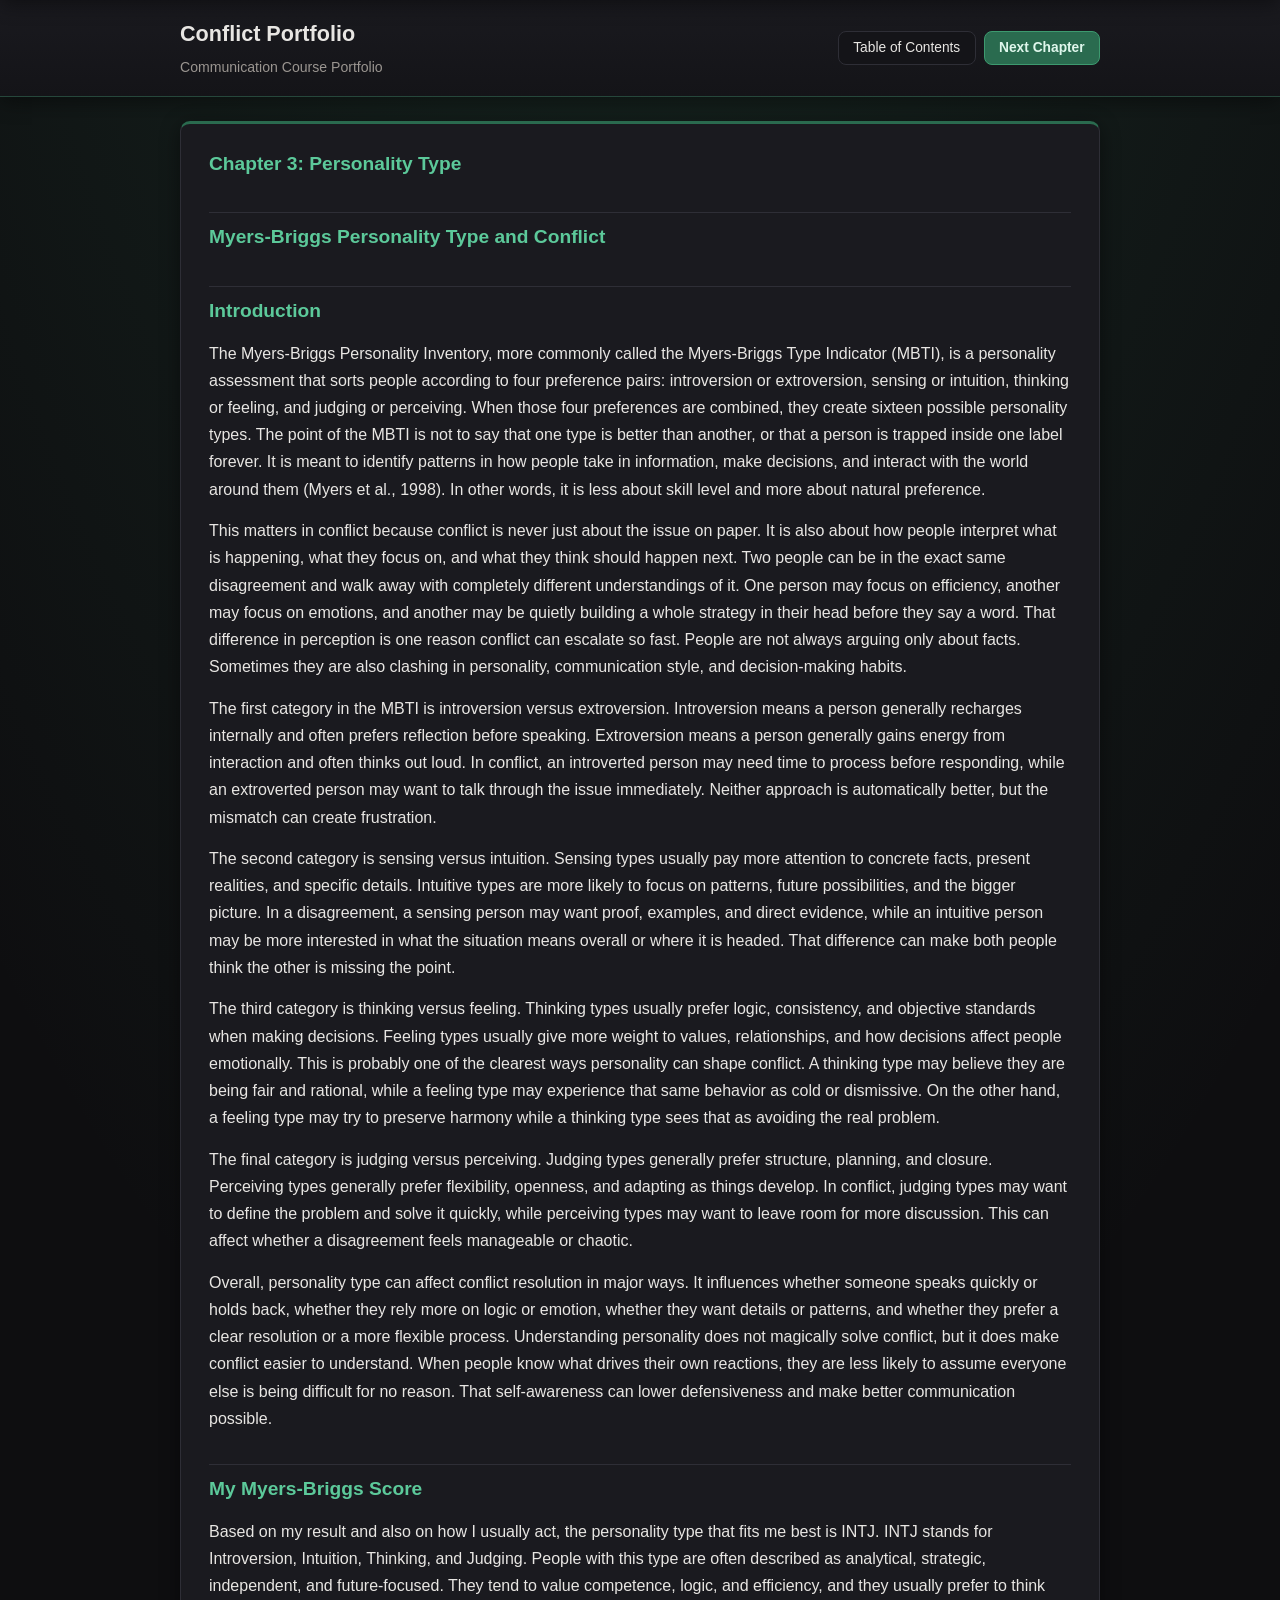
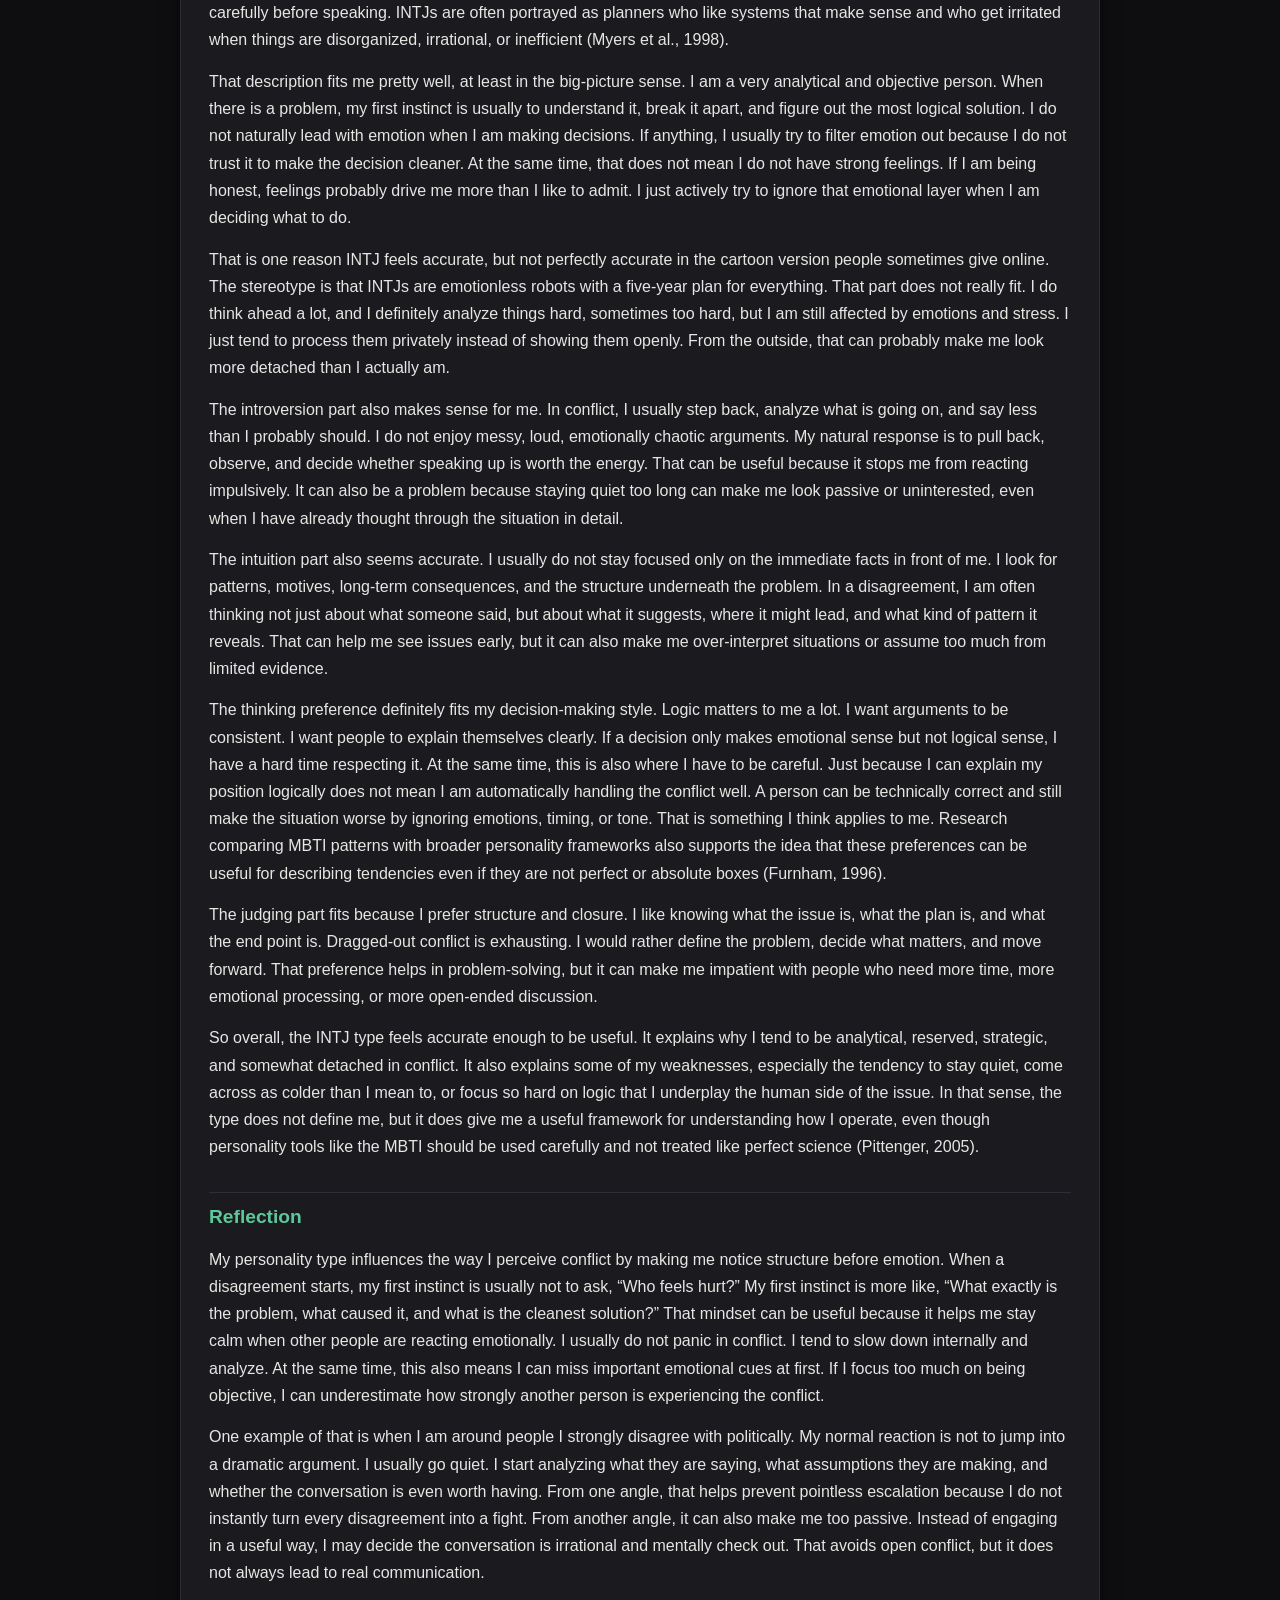
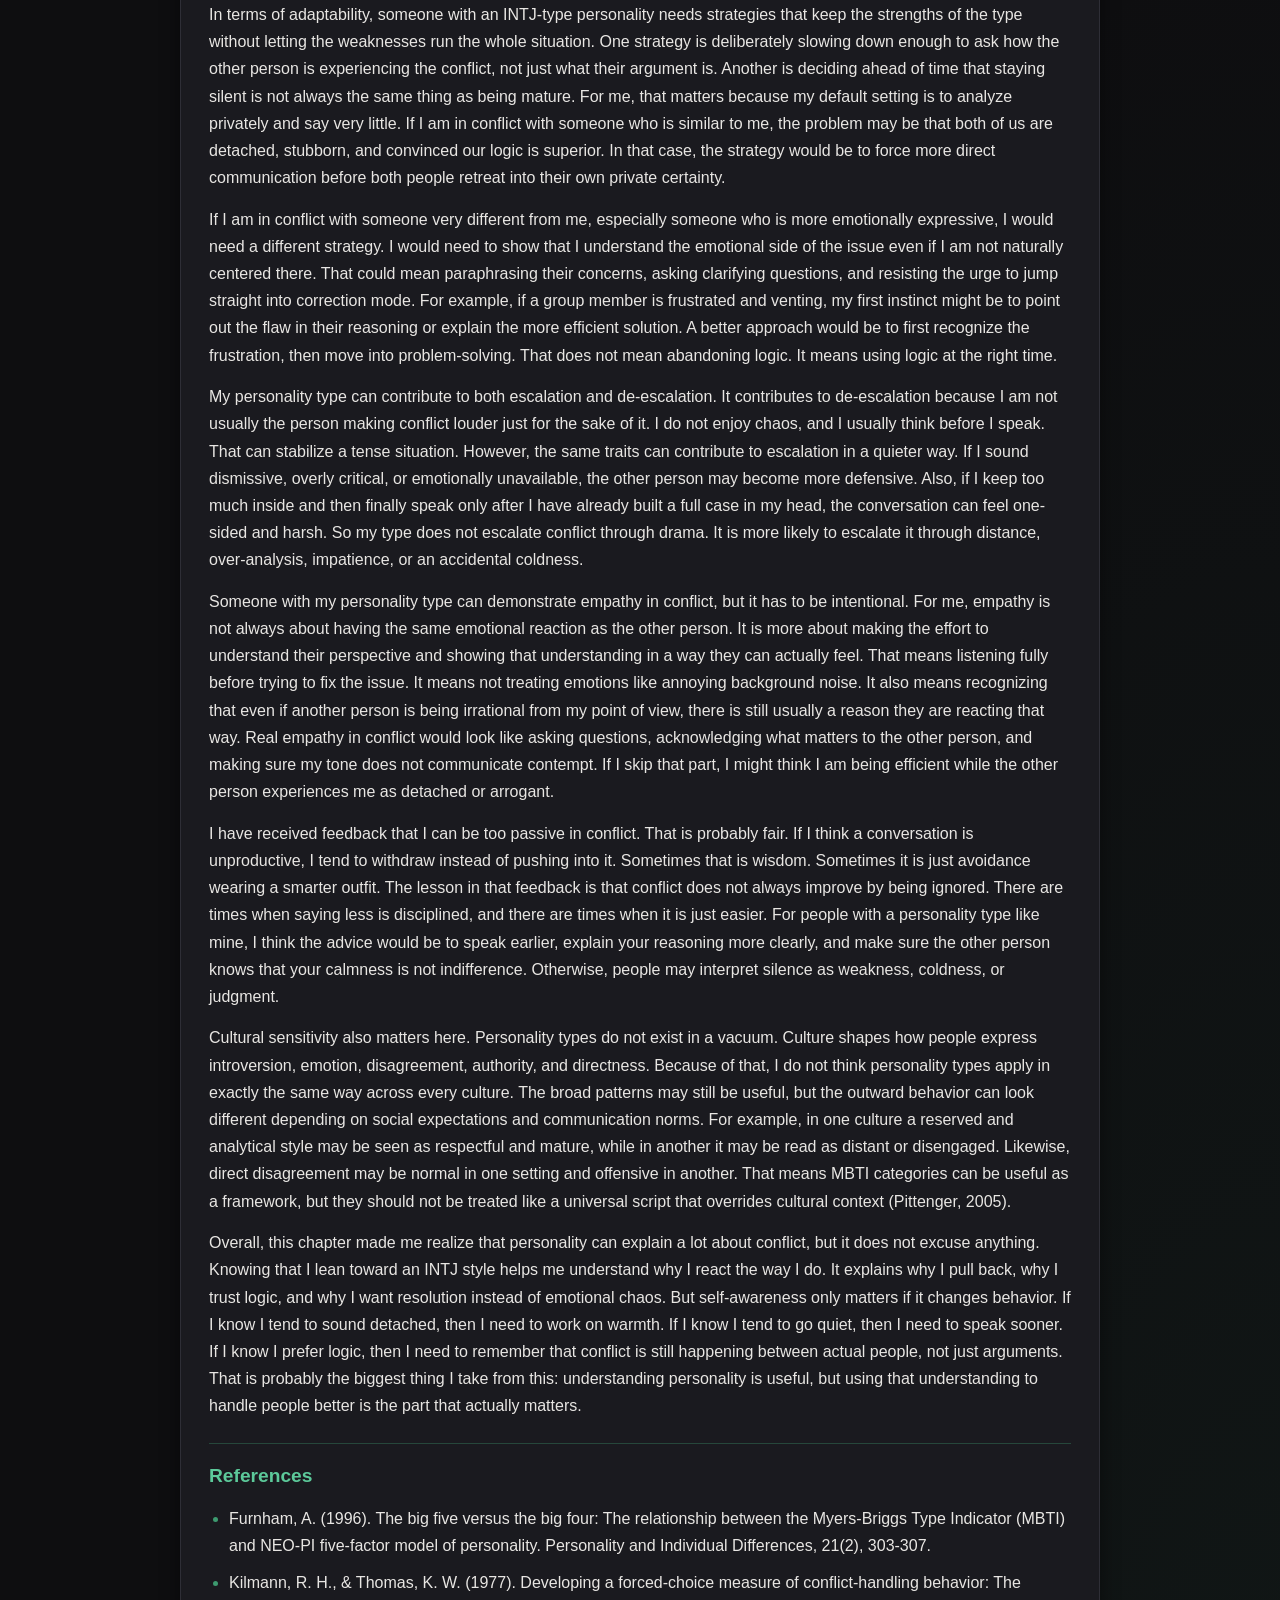
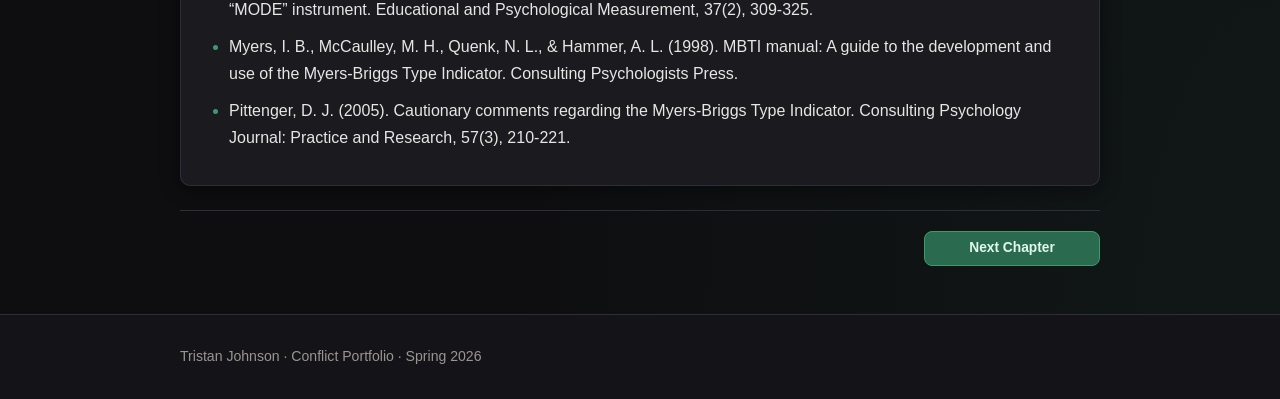
<file: docs/personality-type.html>
<!DOCTYPE html>
<html lang="en">
<head>
  <meta charset="UTF-8">
  <meta name="viewport" content="width=device-width, initial-scale=1.0">
  <title>Personality Type | Conflict Portfolio</title>
  <link rel="stylesheet" href="css/style.css">
</head>
<body>
  <header class="site-header site-header--main" aria-hidden="false">
    <div class="site-header-inner">
      <div class="header-row">
        <div class="header-brand">
          <h1><a href="index.html">Conflict Portfolio</a></h1>
          <p>Communication Course Portfolio</p>
        </div>
        <div class="header-actions">
          <div class="toc-dropdown">
            <button type="button" class="btn btn-ghost" id="toc-toggle-main" aria-expanded="false" aria-controls="toc-menu-main" aria-haspopup="true">
              Table of Contents
            </button>
            <div class="toc-menu" id="toc-menu-main" role="menu" hidden>
              <a href="index.html" class="toc-item" role="menuitem">Home</a>
            <a href="birth-order.html" class="toc-item" role="menuitem">Chapter 1: Birth Order</a>
            <a href="attachment-style.html" class="toc-item" role="menuitem">Chapter 2: Attachment Style</a>
            <a href="personality-type.html" class="toc-item is-current" role="menuitem">Chapter 3: Personality Type</a>
            <a href="family-culture.html" class="toc-item" role="menuitem">Chapter 4: Family &amp; Culture</a>
            <a href="communication-style.html" class="toc-item" role="menuitem">Chapter 5: Communication Style</a>
            <a href="conflict-style.html" class="toc-item" role="menuitem">Chapter 6: Conflict Style</a>
            <a href="coping-skills.html" class="toc-item" role="menuitem">Chapter 7: Coping Skills</a>
            <a href="resolving-conflicts.html" class="toc-item" role="menuitem">Chapter 8: Resolving Conflicts</a>
            </div>
          </div>
          <a href="family-culture.html" class="btn btn-primary">Next Chapter</a>
        </div>
      </div>
    </div>
  </header>
  <header class="site-header site-header--dock" id="header-dock" aria-hidden="true">
    <div class="site-header-inner">
      <div class="header-row">
        <div class="header-brand">
          <p class="dock-title"><a href="index.html">Conflict Portfolio</a></p>
          
        </div>
        <div class="header-actions">
          <div class="toc-dropdown">
            <button type="button" class="btn btn-ghost" id="toc-toggle-dock" aria-expanded="false" aria-controls="toc-menu-dock" aria-haspopup="true">
              Table of Contents
            </button>
            <div class="toc-menu" id="toc-menu-dock" role="menu" hidden>
              <a href="index.html" class="toc-item" role="menuitem">Home</a>
            <a href="birth-order.html" class="toc-item" role="menuitem">Chapter 1: Birth Order</a>
            <a href="attachment-style.html" class="toc-item" role="menuitem">Chapter 2: Attachment Style</a>
            <a href="personality-type.html" class="toc-item is-current" role="menuitem">Chapter 3: Personality Type</a>
            <a href="family-culture.html" class="toc-item" role="menuitem">Chapter 4: Family &amp; Culture</a>
            <a href="communication-style.html" class="toc-item" role="menuitem">Chapter 5: Communication Style</a>
            <a href="conflict-style.html" class="toc-item" role="menuitem">Chapter 6: Conflict Style</a>
            <a href="coping-skills.html" class="toc-item" role="menuitem">Chapter 7: Coping Skills</a>
            <a href="resolving-conflicts.html" class="toc-item" role="menuitem">Chapter 8: Resolving Conflicts</a>
            </div>
          </div>
          <a href="family-culture.html" class="btn btn-primary">Next Chapter</a>
        </div>
      </div>
    </div>
  </header>
  <main class="page-wrap">
    
<article class="chapter-content">
  <h2>Chapter 3: Personality Type</h2>
  <h2>Myers-Briggs Personality Type and Conflict</h2>
<h2>Introduction</h2>
<p>The Myers-Briggs Personality Inventory, more commonly called the Myers-Briggs Type Indicator (MBTI), is a personality assessment that sorts people according to four preference pairs: introversion or extroversion, sensing or intuition, thinking or feeling, and judging or perceiving. When those four preferences are combined, they create sixteen possible personality types. The point of the MBTI is not to say that one type is better than another, or that a person is trapped inside one label forever. It is meant to identify patterns in how people take in information, make decisions, and interact with the world around them (Myers et al., 1998). In other words, it is less about skill level and more about natural preference.</p>
<p>This matters in conflict because conflict is never just about the issue on paper. It is also about how people interpret what is happening, what they focus on, and what they think should happen next. Two people can be in the exact same disagreement and walk away with completely different understandings of it. One person may focus on efficiency, another may focus on emotions, and another may be quietly building a whole strategy in their head before they say a word. That difference in perception is one reason conflict can escalate so fast. People are not always arguing only about facts. Sometimes they are also clashing in personality, communication style, and decision-making habits.</p>
<p>The first category in the MBTI is introversion versus extroversion. Introversion means a person generally recharges internally and often prefers reflection before speaking. Extroversion means a person generally gains energy from interaction and often thinks out loud. In conflict, an introverted person may need time to process before responding, while an extroverted person may want to talk through the issue immediately. Neither approach is automatically better, but the mismatch can create frustration.</p>
<p>The second category is sensing versus intuition. Sensing types usually pay more attention to concrete facts, present realities, and specific details. Intuitive types are more likely to focus on patterns, future possibilities, and the bigger picture. In a disagreement, a sensing person may want proof, examples, and direct evidence, while an intuitive person may be more interested in what the situation means overall or where it is headed. That difference can make both people think the other is missing the point.</p>
<p>The third category is thinking versus feeling. Thinking types usually prefer logic, consistency, and objective standards when making decisions. Feeling types usually give more weight to values, relationships, and how decisions affect people emotionally. This is probably one of the clearest ways personality can shape conflict. A thinking type may believe they are being fair and rational, while a feeling type may experience that same behavior as cold or dismissive. On the other hand, a feeling type may try to preserve harmony while a thinking type sees that as avoiding the real problem.</p>
<p>The final category is judging versus perceiving. Judging types generally prefer structure, planning, and closure. Perceiving types generally prefer flexibility, openness, and adapting as things develop. In conflict, judging types may want to define the problem and solve it quickly, while perceiving types may want to leave room for more discussion. This can affect whether a disagreement feels manageable or chaotic.</p>
<p>Overall, personality type can affect conflict resolution in major ways. It influences whether someone speaks quickly or holds back, whether they rely more on logic or emotion, whether they want details or patterns, and whether they prefer a clear resolution or a more flexible process. Understanding personality does not magically solve conflict, but it does make conflict easier to understand. When people know what drives their own reactions, they are less likely to assume everyone else is being difficult for no reason. That self-awareness can lower defensiveness and make better communication possible.</p>
<h2>My Myers-Briggs Score</h2>
<p>Based on my result and also on how I usually act, the personality type that fits me best is INTJ. INTJ stands for Introversion, Intuition, Thinking, and Judging. People with this type are often described as analytical, strategic, independent, and future-focused. They tend to value competence, logic, and efficiency, and they usually prefer to think carefully before speaking. INTJs are often portrayed as planners who like systems that make sense and who get irritated when things are disorganized, irrational, or inefficient (Myers et al., 1998).</p>
<p>That description fits me pretty well, at least in the big-picture sense. I am a very analytical and objective person. When there is a problem, my first instinct is usually to understand it, break it apart, and figure out the most logical solution. I do not naturally lead with emotion when I am making decisions. If anything, I usually try to filter emotion out because I do not trust it to make the decision cleaner. At the same time, that does not mean I do not have strong feelings. If I am being honest, feelings probably drive me more than I like to admit. I just actively try to ignore that emotional layer when I am deciding what to do.</p>
<p>That is one reason INTJ feels accurate, but not perfectly accurate in the cartoon version people sometimes give online. The stereotype is that INTJs are emotionless robots with a five-year plan for everything. That part does not really fit. I do think ahead a lot, and I definitely analyze things hard, sometimes too hard, but I am still affected by emotions and stress. I just tend to process them privately instead of showing them openly. From the outside, that can probably make me look more detached than I actually am.</p>
<p>The introversion part also makes sense for me. In conflict, I usually step back, analyze what is going on, and say less than I probably should. I do not enjoy messy, loud, emotionally chaotic arguments. My natural response is to pull back, observe, and decide whether speaking up is worth the energy. That can be useful because it stops me from reacting impulsively. It can also be a problem because staying quiet too long can make me look passive or uninterested, even when I have already thought through the situation in detail.</p>
<p>The intuition part also seems accurate. I usually do not stay focused only on the immediate facts in front of me. I look for patterns, motives, long-term consequences, and the structure underneath the problem. In a disagreement, I am often thinking not just about what someone said, but about what it suggests, where it might lead, and what kind of pattern it reveals. That can help me see issues early, but it can also make me over-interpret situations or assume too much from limited evidence.</p>
<p>The thinking preference definitely fits my decision-making style. Logic matters to me a lot. I want arguments to be consistent. I want people to explain themselves clearly. If a decision only makes emotional sense but not logical sense, I have a hard time respecting it. At the same time, this is also where I have to be careful. Just because I can explain my position logically does not mean I am automatically handling the conflict well. A person can be technically correct and still make the situation worse by ignoring emotions, timing, or tone. That is something I think applies to me. Research comparing MBTI patterns with broader personality frameworks also supports the idea that these preferences can be useful for describing tendencies even if they are not perfect or absolute boxes (Furnham, 1996).</p>
<p>The judging part fits because I prefer structure and closure. I like knowing what the issue is, what the plan is, and what the end point is. Dragged-out conflict is exhausting. I would rather define the problem, decide what matters, and move forward. That preference helps in problem-solving, but it can make me impatient with people who need more time, more emotional processing, or more open-ended discussion.</p>
<p>So overall, the INTJ type feels accurate enough to be useful. It explains why I tend to be analytical, reserved, strategic, and somewhat detached in conflict. It also explains some of my weaknesses, especially the tendency to stay quiet, come across as colder than I mean to, or focus so hard on logic that I underplay the human side of the issue. In that sense, the type does not define me, but it does give me a useful framework for understanding how I operate, even though personality tools like the MBTI should be used carefully and not treated like perfect science (Pittenger, 2005).</p>
<h2>Reflection</h2>
<p>My personality type influences the way I perceive conflict by making me notice structure before emotion. When a disagreement starts, my first instinct is usually not to ask, “Who feels hurt?” My first instinct is more like, “What exactly is the problem, what caused it, and what is the cleanest solution?” That mindset can be useful because it helps me stay calm when other people are reacting emotionally. I usually do not panic in conflict. I tend to slow down internally and analyze. At the same time, this also means I can miss important emotional cues at first. If I focus too much on being objective, I can underestimate how strongly another person is experiencing the conflict.</p>
<p>One example of that is when I am around people I strongly disagree with politically. My normal reaction is not to jump into a dramatic argument. I usually go quiet. I start analyzing what they are saying, what assumptions they are making, and whether the conversation is even worth having. From one angle, that helps prevent pointless escalation because I do not instantly turn every disagreement into a fight. From another angle, it can also make me too passive. Instead of engaging in a useful way, I may decide the conversation is irrational and mentally check out. That avoids open conflict, but it does not always lead to real communication.</p>
<p>In terms of adaptability, someone with an INTJ-type personality needs strategies that keep the strengths of the type without letting the weaknesses run the whole situation. One strategy is deliberately slowing down enough to ask how the other person is experiencing the conflict, not just what their argument is. Another is deciding ahead of time that staying silent is not always the same thing as being mature. For me, that matters because my default setting is to analyze privately and say very little. If I am in conflict with someone who is similar to me, the problem may be that both of us are detached, stubborn, and convinced our logic is superior. In that case, the strategy would be to force more direct communication before both people retreat into their own private certainty.</p>
<p>If I am in conflict with someone very different from me, especially someone who is more emotionally expressive, I would need a different strategy. I would need to show that I understand the emotional side of the issue even if I am not naturally centered there. That could mean paraphrasing their concerns, asking clarifying questions, and resisting the urge to jump straight into correction mode. For example, if a group member is frustrated and venting, my first instinct might be to point out the flaw in their reasoning or explain the more efficient solution. A better approach would be to first recognize the frustration, then move into problem-solving. That does not mean abandoning logic. It means using logic at the right time.</p>
<p>My personality type can contribute to both escalation and de-escalation. It contributes to de-escalation because I am not usually the person making conflict louder just for the sake of it. I do not enjoy chaos, and I usually think before I speak. That can stabilize a tense situation. However, the same traits can contribute to escalation in a quieter way. If I sound dismissive, overly critical, or emotionally unavailable, the other person may become more defensive. Also, if I keep too much inside and then finally speak only after I have already built a full case in my head, the conversation can feel one-sided and harsh. So my type does not escalate conflict through drama. It is more likely to escalate it through distance, over-analysis, impatience, or an accidental coldness.</p>
<p>Someone with my personality type can demonstrate empathy in conflict, but it has to be intentional. For me, empathy is not always about having the same emotional reaction as the other person. It is more about making the effort to understand their perspective and showing that understanding in a way they can actually feel. That means listening fully before trying to fix the issue. It means not treating emotions like annoying background noise. It also means recognizing that even if another person is being irrational from my point of view, there is still usually a reason they are reacting that way. Real empathy in conflict would look like asking questions, acknowledging what matters to the other person, and making sure my tone does not communicate contempt. If I skip that part, I might think I am being efficient while the other person experiences me as detached or arrogant.</p>
<p>I have received feedback that I can be too passive in conflict. That is probably fair. If I think a conversation is unproductive, I tend to withdraw instead of pushing into it. Sometimes that is wisdom. Sometimes it is just avoidance wearing a smarter outfit. The lesson in that feedback is that conflict does not always improve by being ignored. There are times when saying less is disciplined, and there are times when it is just easier. For people with a personality type like mine, I think the advice would be to speak earlier, explain your reasoning more clearly, and make sure the other person knows that your calmness is not indifference. Otherwise, people may interpret silence as weakness, coldness, or judgment.</p>
<p>Cultural sensitivity also matters here. Personality types do not exist in a vacuum. Culture shapes how people express introversion, emotion, disagreement, authority, and directness. Because of that, I do not think personality types apply in exactly the same way across every culture. The broad patterns may still be useful, but the outward behavior can look different depending on social expectations and communication norms. For example, in one culture a reserved and analytical style may be seen as respectful and mature, while in another it may be read as distant or disengaged. Likewise, direct disagreement may be normal in one setting and offensive in another. That means MBTI categories can be useful as a framework, but they should not be treated like a universal script that overrides cultural context (Pittenger, 2005).</p>
<p>Overall, this chapter made me realize that personality can explain a lot about conflict, but it does not excuse anything. Knowing that I lean toward an INTJ style helps me understand why I react the way I do. It explains why I pull back, why I trust logic, and why I want resolution instead of emotional chaos. But self-awareness only matters if it changes behavior. If I know I tend to sound detached, then I need to work on warmth. If I know I tend to go quiet, then I need to speak sooner. If I know I prefer logic, then I need to remember that conflict is still happening between actual people, not just arguments. That is probably the biggest thing I take from this: understanding personality is useful, but using that understanding to handle people better is the part that actually matters.</p>
<div class="references">
<h2>References</h2><ul>
<li>Furnham, A. (1996). The big five versus the big four: The relationship between the Myers-Briggs Type Indicator (MBTI) and NEO-PI five-factor model of personality. Personality and Individual Differences, 21(2), 303-307.</li>
<li>Kilmann, R. H., &amp; Thomas, K. W. (1977). Developing a forced-choice measure of conflict-handling behavior: The “MODE” instrument. Educational and Psychological Measurement, 37(2), 309-325.</li>
<li>Myers, I. B., McCaulley, M. H., Quenk, N. L., &amp; Hammer, A. L. (1998). MBTI manual: A guide to the development and use of the Myers-Briggs Type Indicator. Consulting Psychologists Press.</li>
<li>Pittenger, D. J. (2005). Cautionary comments regarding the Myers-Briggs Type Indicator. Consulting Psychology Journal: Practice and Research, 57(3), 210-221.</li>
</ul></div>
</article>

    <nav class="chapter-bottom-nav" aria-label="Continue reading"><a href="family-culture.html" class="btn btn-primary">Next Chapter</a></nav>
  </main>
  <footer class="site-footer">
    <div class="footer-inner">
      <p>Tristan Johnson &middot; Conflict Portfolio &middot; Spring 2026</p>
    </div>
  </footer>
  <button type="button" class="back-to-top" id="back-to-top" aria-label="Return to top">
    <span aria-hidden="true">&uarr;</span>
  </button>
  <script>
  (function () {
    var mainHeader = document.querySelector(".site-header--main");
    var dock = document.getElementById("header-dock");
    var backToTop = document.getElementById("back-to-top");
    var lastY = window.scrollY || 0;
    var dockOpen = false;
    var suppressDockUntilTop = false;
    var atTopThreshold = 16;
    var atBottomThreshold = 32;
    var scrollDelta = 4;
    var backToTopThreshold = 400;

    function atPageBottom() {
      var y = window.scrollY || 0;
      var maxScroll = Math.max(
        0,
        document.documentElement.scrollHeight - window.innerHeight
      );
      return maxScroll - y <= atBottomThreshold;
    }

    function wireToc(headerRoot) {
      if (!headerRoot) return;
      var toggle = headerRoot.querySelector(".toc-dropdown button");
      var menu = headerRoot.querySelector(".toc-menu");
      if (!toggle || !menu) return;

      function closeMenu() {
        menu.hidden = true;
        toggle.setAttribute("aria-expanded", "false");
      }

      headerRoot.querySelector(".toc-dropdown").addEventListener("click", function (event) {
        event.stopPropagation();
      });

      toggle.addEventListener("click", function () {
        var open = menu.hidden;
        document.querySelectorAll(".toc-menu").forEach(function (other) {
          if (other !== menu) {
            other.hidden = true;
            var otherToggle = other.parentElement.querySelector("button");
            if (otherToggle) otherToggle.setAttribute("aria-expanded", "false");
          }
        });
        menu.hidden = !open;
        toggle.setAttribute("aria-expanded", open ? "true" : "false");
      });

      menu.querySelectorAll(".toc-item").forEach(function (link) {
        link.addEventListener("click", closeMenu);
      });

      return closeMenu;
    }

    var closeDockToc = wireToc(dock);
    wireToc(mainHeader);

    document.addEventListener("click", function () {
      document.querySelectorAll(".toc-menu").forEach(function (menu) {
        menu.hidden = true;
      });
      document.querySelectorAll(".toc-dropdown button").forEach(function (btn) {
        btn.setAttribute("aria-expanded", "false");
      });
    });

    function setDockOpen(open) {
      if (!dock || dockOpen === open) return;
      dockOpen = open;
      dock.classList.toggle("is-revealed", open);
      dock.setAttribute("aria-hidden", open ? "false" : "true");
      if (!open && closeDockToc) closeDockToc();
    }

    function onScroll() {
      var y = window.scrollY || 0;
      var delta = y - lastY;

      if (y <= atTopThreshold || atPageBottom()) {
        setDockOpen(false);
        if (y <= atTopThreshold) suppressDockUntilTop = false;
      } else if (suppressDockUntilTop) {
        setDockOpen(false);
        if (delta > scrollDelta) {
          suppressDockUntilTop = false;
        }
      } else if (delta < -scrollDelta) {
        setDockOpen(true);
      } else if (delta > scrollDelta) {
        setDockOpen(false);
      }

      if (backToTop) {
        backToTop.classList.toggle("is-visible", y > backToTopThreshold);
      }

      lastY = y;
    }

    if (backToTop) {
      backToTop.addEventListener("click", function () {
        suppressDockUntilTop = true;
        setDockOpen(false);
        window.scrollTo({ top: 0, behavior: "smooth" });
      });
    }

    window.addEventListener("scroll", onScroll, { passive: true });
    setDockOpen(false);
    onScroll();
  })();
  </script>
</body>
</html>
</file>
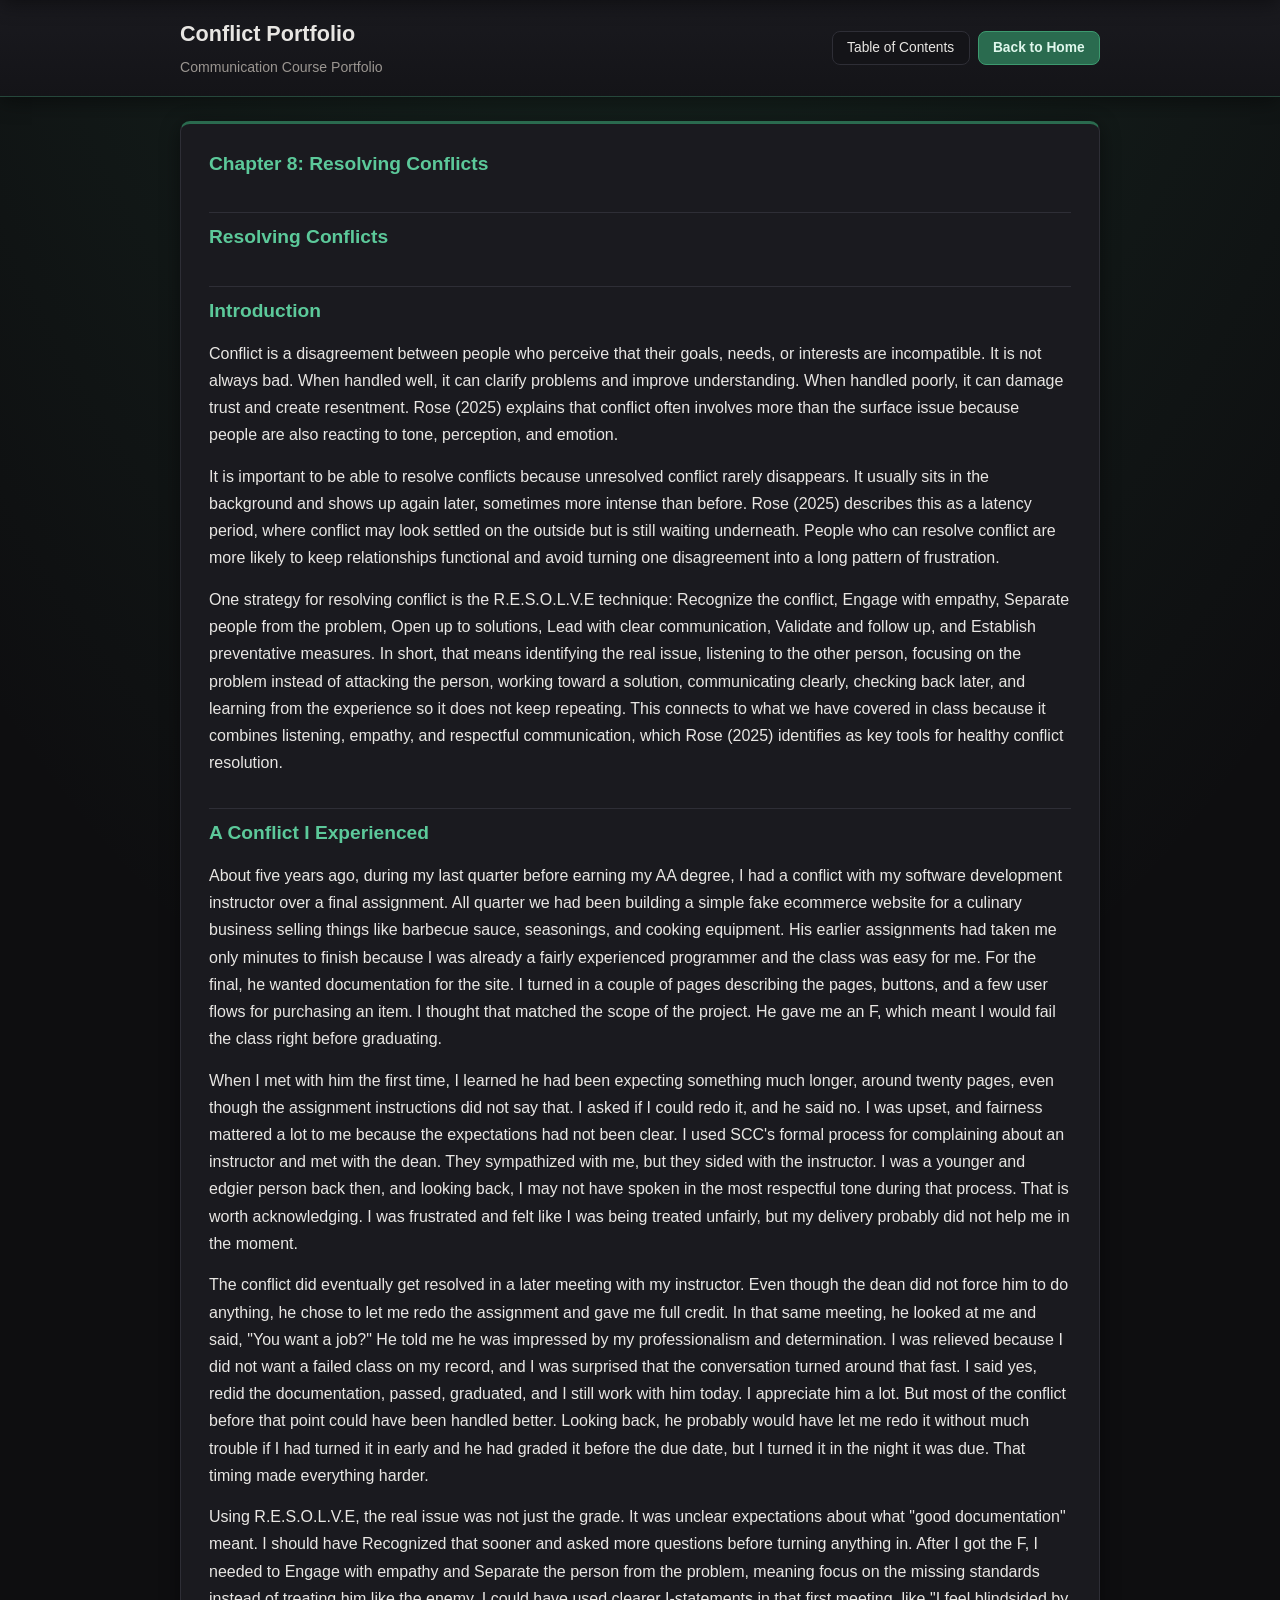
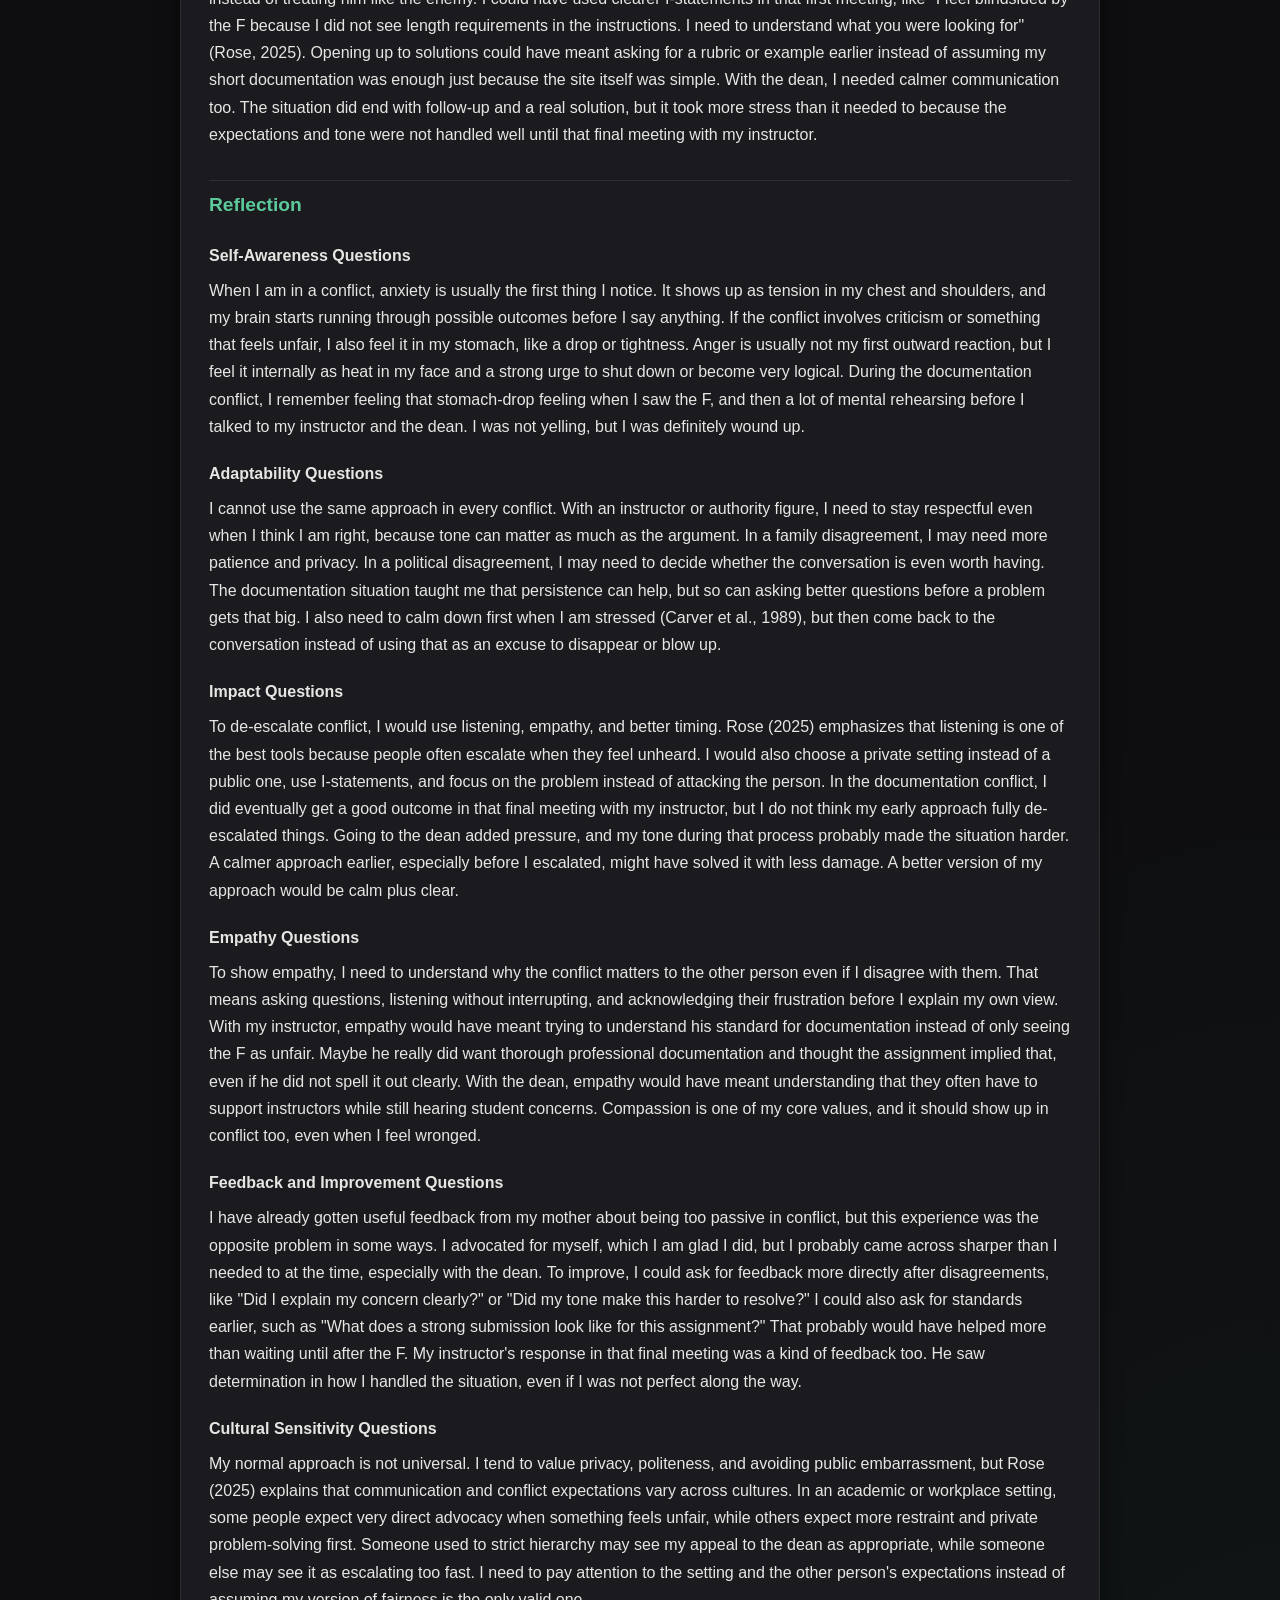
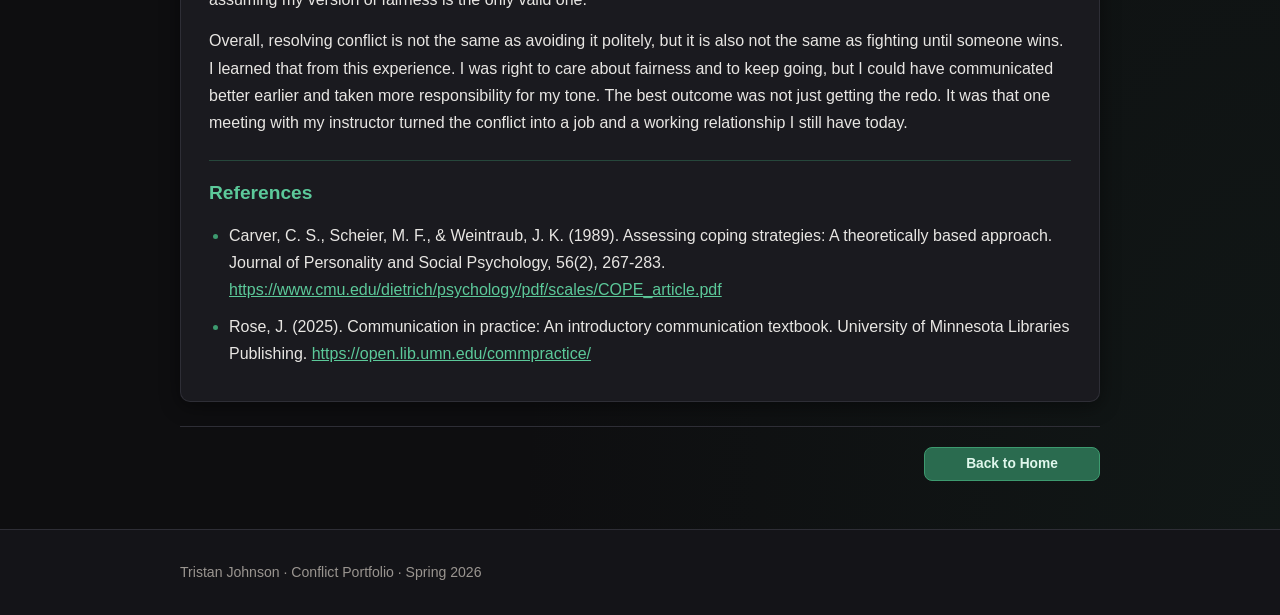
<file: docs/resolving-conflicts.html>
<!DOCTYPE html>
<html lang="en">
<head>
  <meta charset="UTF-8">
  <meta name="viewport" content="width=device-width, initial-scale=1.0">
  <title>Resolving Conflicts | Conflict Portfolio</title>
  <link rel="stylesheet" href="css/style.css">
</head>
<body>
  <header class="site-header site-header--main" aria-hidden="false">
    <div class="site-header-inner">
      <div class="header-row">
        <div class="header-brand">
          <h1><a href="index.html">Conflict Portfolio</a></h1>
          <p>Communication Course Portfolio</p>
        </div>
        <div class="header-actions">
          <div class="toc-dropdown">
            <button type="button" class="btn btn-ghost" id="toc-toggle-main" aria-expanded="false" aria-controls="toc-menu-main" aria-haspopup="true">
              Table of Contents
            </button>
            <div class="toc-menu" id="toc-menu-main" role="menu" hidden>
              <a href="index.html" class="toc-item" role="menuitem">Home</a>
            <a href="birth-order.html" class="toc-item" role="menuitem">Chapter 1: Birth Order</a>
            <a href="attachment-style.html" class="toc-item" role="menuitem">Chapter 2: Attachment Style</a>
            <a href="personality-type.html" class="toc-item" role="menuitem">Chapter 3: Personality Type</a>
            <a href="family-culture.html" class="toc-item" role="menuitem">Chapter 4: Family &amp; Culture</a>
            <a href="communication-style.html" class="toc-item" role="menuitem">Chapter 5: Communication Style</a>
            <a href="conflict-style.html" class="toc-item" role="menuitem">Chapter 6: Conflict Style</a>
            <a href="coping-skills.html" class="toc-item" role="menuitem">Chapter 7: Coping Skills</a>
            <a href="resolving-conflicts.html" class="toc-item is-current" role="menuitem">Chapter 8: Resolving Conflicts</a>
            </div>
          </div>
          <a href="index.html" class="btn btn-primary">Back to Home</a>
        </div>
      </div>
    </div>
  </header>
  <header class="site-header site-header--dock" id="header-dock" aria-hidden="true">
    <div class="site-header-inner">
      <div class="header-row">
        <div class="header-brand">
          <p class="dock-title"><a href="index.html">Conflict Portfolio</a></p>
          
        </div>
        <div class="header-actions">
          <div class="toc-dropdown">
            <button type="button" class="btn btn-ghost" id="toc-toggle-dock" aria-expanded="false" aria-controls="toc-menu-dock" aria-haspopup="true">
              Table of Contents
            </button>
            <div class="toc-menu" id="toc-menu-dock" role="menu" hidden>
              <a href="index.html" class="toc-item" role="menuitem">Home</a>
            <a href="birth-order.html" class="toc-item" role="menuitem">Chapter 1: Birth Order</a>
            <a href="attachment-style.html" class="toc-item" role="menuitem">Chapter 2: Attachment Style</a>
            <a href="personality-type.html" class="toc-item" role="menuitem">Chapter 3: Personality Type</a>
            <a href="family-culture.html" class="toc-item" role="menuitem">Chapter 4: Family &amp; Culture</a>
            <a href="communication-style.html" class="toc-item" role="menuitem">Chapter 5: Communication Style</a>
            <a href="conflict-style.html" class="toc-item" role="menuitem">Chapter 6: Conflict Style</a>
            <a href="coping-skills.html" class="toc-item" role="menuitem">Chapter 7: Coping Skills</a>
            <a href="resolving-conflicts.html" class="toc-item is-current" role="menuitem">Chapter 8: Resolving Conflicts</a>
            </div>
          </div>
          <a href="index.html" class="btn btn-primary">Back to Home</a>
        </div>
      </div>
    </div>
  </header>
  <main class="page-wrap">
    
<article class="chapter-content">
  <h2>Chapter 8: Resolving Conflicts</h2>
  <h2>Resolving Conflicts</h2>
<h2>Introduction</h2>
<p>Conflict is a disagreement between people who perceive that their goals, needs, or interests are incompatible. It is not always bad. When handled well, it can clarify problems and improve understanding. When handled poorly, it can damage trust and create resentment. Rose (2025) explains that conflict often involves more than the surface issue because people are also reacting to tone, perception, and emotion.</p>
<p>It is important to be able to resolve conflicts because unresolved conflict rarely disappears. It usually sits in the background and shows up again later, sometimes more intense than before. Rose (2025) describes this as a latency period, where conflict may look settled on the outside but is still waiting underneath. People who can resolve conflict are more likely to keep relationships functional and avoid turning one disagreement into a long pattern of frustration.</p>
<p>One strategy for resolving conflict is the R.E.S.O.L.V.E technique: Recognize the conflict, Engage with empathy, Separate people from the problem, Open up to solutions, Lead with clear communication, Validate and follow up, and Establish preventative measures. In short, that means identifying the real issue, listening to the other person, focusing on the problem instead of attacking the person, working toward a solution, communicating clearly, checking back later, and learning from the experience so it does not keep repeating. This connects to what we have covered in class because it combines listening, empathy, and respectful communication, which Rose (2025) identifies as key tools for healthy conflict resolution.</p>
<h2>A Conflict I Experienced</h2>
<p>About five years ago, during my last quarter before earning my AA degree, I had a conflict with my software development instructor over a final assignment. All quarter we had been building a simple fake ecommerce website for a culinary business selling things like barbecue sauce, seasonings, and cooking equipment. His earlier assignments had taken me only minutes to finish because I was already a fairly experienced programmer and the class was easy for me. For the final, he wanted documentation for the site. I turned in a couple of pages describing the pages, buttons, and a few user flows for purchasing an item. I thought that matched the scope of the project. He gave me an F, which meant I would fail the class right before graduating.</p>
<p>When I met with him the first time, I learned he had been expecting something much longer, around twenty pages, even though the assignment instructions did not say that. I asked if I could redo it, and he said no. I was upset, and fairness mattered a lot to me because the expectations had not been clear. I used SCC&#x27;s formal process for complaining about an instructor and met with the dean. They sympathized with me, but they sided with the instructor. I was a younger and edgier person back then, and looking back, I may not have spoken in the most respectful tone during that process. That is worth acknowledging. I was frustrated and felt like I was being treated unfairly, but my delivery probably did not help me in the moment.</p>
<p>The conflict did eventually get resolved in a later meeting with my instructor. Even though the dean did not force him to do anything, he chose to let me redo the assignment and gave me full credit. In that same meeting, he looked at me and said, &quot;You want a job?&quot; He told me he was impressed by my professionalism and determination. I was relieved because I did not want a failed class on my record, and I was surprised that the conversation turned around that fast. I said yes, redid the documentation, passed, graduated, and I still work with him today. I appreciate him a lot. But most of the conflict before that point could have been handled better. Looking back, he probably would have let me redo it without much trouble if I had turned it in early and he had graded it before the due date, but I turned it in the night it was due. That timing made everything harder.</p>
<p>Using R.E.S.O.L.V.E, the real issue was not just the grade. It was unclear expectations about what &quot;good documentation&quot; meant. I should have Recognized that sooner and asked more questions before turning anything in. After I got the F, I needed to Engage with empathy and Separate the person from the problem, meaning focus on the missing standards instead of treating him like the enemy. I could have used clearer I-statements in that first meeting, like &quot;I feel blindsided by the F because I did not see length requirements in the instructions. I need to understand what you were looking for&quot; (Rose, 2025). Opening up to solutions could have meant asking for a rubric or example earlier instead of assuming my short documentation was enough just because the site itself was simple. With the dean, I needed calmer communication too. The situation did end with follow-up and a real solution, but it took more stress than it needed to because the expectations and tone were not handled well until that final meeting with my instructor.</p>
<h2>Reflection</h2>
<h3>Self-Awareness Questions</h3>
<p>When I am in a conflict, anxiety is usually the first thing I notice. It shows up as tension in my chest and shoulders, and my brain starts running through possible outcomes before I say anything. If the conflict involves criticism or something that feels unfair, I also feel it in my stomach, like a drop or tightness. Anger is usually not my first outward reaction, but I feel it internally as heat in my face and a strong urge to shut down or become very logical. During the documentation conflict, I remember feeling that stomach-drop feeling when I saw the F, and then a lot of mental rehearsing before I talked to my instructor and the dean. I was not yelling, but I was definitely wound up.</p>
<h3>Adaptability Questions</h3>
<p>I cannot use the same approach in every conflict. With an instructor or authority figure, I need to stay respectful even when I think I am right, because tone can matter as much as the argument. In a family disagreement, I may need more patience and privacy. In a political disagreement, I may need to decide whether the conversation is even worth having. The documentation situation taught me that persistence can help, but so can asking better questions before a problem gets that big. I also need to calm down first when I am stressed (Carver et al., 1989), but then come back to the conversation instead of using that as an excuse to disappear or blow up.</p>
<h3>Impact Questions</h3>
<p>To de-escalate conflict, I would use listening, empathy, and better timing. Rose (2025) emphasizes that listening is one of the best tools because people often escalate when they feel unheard. I would also choose a private setting instead of a public one, use I-statements, and focus on the problem instead of attacking the person. In the documentation conflict, I did eventually get a good outcome in that final meeting with my instructor, but I do not think my early approach fully de-escalated things. Going to the dean added pressure, and my tone during that process probably made the situation harder. A calmer approach earlier, especially before I escalated, might have solved it with less damage. A better version of my approach would be calm plus clear.</p>
<h3>Empathy Questions</h3>
<p>To show empathy, I need to understand why the conflict matters to the other person even if I disagree with them. That means asking questions, listening without interrupting, and acknowledging their frustration before I explain my own view. With my instructor, empathy would have meant trying to understand his standard for documentation instead of only seeing the F as unfair. Maybe he really did want thorough professional documentation and thought the assignment implied that, even if he did not spell it out clearly. With the dean, empathy would have meant understanding that they often have to support instructors while still hearing student concerns. Compassion is one of my core values, and it should show up in conflict too, even when I feel wronged.</p>
<h3>Feedback and Improvement Questions</h3>
<p>I have already gotten useful feedback from my mother about being too passive in conflict, but this experience was the opposite problem in some ways. I advocated for myself, which I am glad I did, but I probably came across sharper than I needed to at the time, especially with the dean. To improve, I could ask for feedback more directly after disagreements, like &quot;Did I explain my concern clearly?&quot; or &quot;Did my tone make this harder to resolve?&quot; I could also ask for standards earlier, such as &quot;What does a strong submission look like for this assignment?&quot; That probably would have helped more than waiting until after the F. My instructor&#x27;s response in that final meeting was a kind of feedback too. He saw determination in how I handled the situation, even if I was not perfect along the way.</p>
<h3>Cultural Sensitivity Questions</h3>
<p>My normal approach is not universal. I tend to value privacy, politeness, and avoiding public embarrassment, but Rose (2025) explains that communication and conflict expectations vary across cultures. In an academic or workplace setting, some people expect very direct advocacy when something feels unfair, while others expect more restraint and private problem-solving first. Someone used to strict hierarchy may see my appeal to the dean as appropriate, while someone else may see it as escalating too fast. I need to pay attention to the setting and the other person&#x27;s expectations instead of assuming my version of fairness is the only valid one.</p>
<p>Overall, resolving conflict is not the same as avoiding it politely, but it is also not the same as fighting until someone wins. I learned that from this experience. I was right to care about fairness and to keep going, but I could have communicated better earlier and taken more responsibility for my tone. The best outcome was not just getting the redo. It was that one meeting with my instructor turned the conflict into a job and a working relationship I still have today.</p>
<div class="references">
<h2>References</h2><ul>
<li>Carver, C. S., Scheier, M. F., &amp; Weintraub, J. K. (1989). Assessing coping strategies: A theoretically based approach. Journal of Personality and Social Psychology, 56(2), 267-283. <a href="https://www.cmu.edu/dietrich/psychology/pdf/scales/COPE_article.pdf" target="_blank" rel="noopener noreferrer">https://www.cmu.edu/dietrich/psychology/pdf/scales/COPE_article.pdf</a></li>
<li>Rose, J. (2025). Communication in practice: An introductory communication textbook. University of Minnesota Libraries Publishing. <a href="https://open.lib.umn.edu/commpractice/" target="_blank" rel="noopener noreferrer">https://open.lib.umn.edu/commpractice/</a></li>
</ul></div>
</article>

    <nav class="chapter-bottom-nav" aria-label="Continue reading"><a href="index.html" class="btn btn-primary">Back to Home</a></nav>
  </main>
  <footer class="site-footer">
    <div class="footer-inner">
      <p>Tristan Johnson &middot; Conflict Portfolio &middot; Spring 2026</p>
    </div>
  </footer>
  <button type="button" class="back-to-top" id="back-to-top" aria-label="Return to top">
    <span aria-hidden="true">&uarr;</span>
  </button>
  <script>
  (function () {
    var mainHeader = document.querySelector(".site-header--main");
    var dock = document.getElementById("header-dock");
    var backToTop = document.getElementById("back-to-top");
    var lastY = window.scrollY || 0;
    var dockOpen = false;
    var suppressDockUntilTop = false;
    var atTopThreshold = 16;
    var atBottomThreshold = 32;
    var scrollDelta = 4;
    var backToTopThreshold = 400;

    function atPageBottom() {
      var y = window.scrollY || 0;
      var maxScroll = Math.max(
        0,
        document.documentElement.scrollHeight - window.innerHeight
      );
      return maxScroll - y <= atBottomThreshold;
    }

    function wireToc(headerRoot) {
      if (!headerRoot) return;
      var toggle = headerRoot.querySelector(".toc-dropdown button");
      var menu = headerRoot.querySelector(".toc-menu");
      if (!toggle || !menu) return;

      function closeMenu() {
        menu.hidden = true;
        toggle.setAttribute("aria-expanded", "false");
      }

      headerRoot.querySelector(".toc-dropdown").addEventListener("click", function (event) {
        event.stopPropagation();
      });

      toggle.addEventListener("click", function () {
        var open = menu.hidden;
        document.querySelectorAll(".toc-menu").forEach(function (other) {
          if (other !== menu) {
            other.hidden = true;
            var otherToggle = other.parentElement.querySelector("button");
            if (otherToggle) otherToggle.setAttribute("aria-expanded", "false");
          }
        });
        menu.hidden = !open;
        toggle.setAttribute("aria-expanded", open ? "true" : "false");
      });

      menu.querySelectorAll(".toc-item").forEach(function (link) {
        link.addEventListener("click", closeMenu);
      });

      return closeMenu;
    }

    var closeDockToc = wireToc(dock);
    wireToc(mainHeader);

    document.addEventListener("click", function () {
      document.querySelectorAll(".toc-menu").forEach(function (menu) {
        menu.hidden = true;
      });
      document.querySelectorAll(".toc-dropdown button").forEach(function (btn) {
        btn.setAttribute("aria-expanded", "false");
      });
    });

    function setDockOpen(open) {
      if (!dock || dockOpen === open) return;
      dockOpen = open;
      dock.classList.toggle("is-revealed", open);
      dock.setAttribute("aria-hidden", open ? "false" : "true");
      if (!open && closeDockToc) closeDockToc();
    }

    function onScroll() {
      var y = window.scrollY || 0;
      var delta = y - lastY;

      if (y <= atTopThreshold || atPageBottom()) {
        setDockOpen(false);
        if (y <= atTopThreshold) suppressDockUntilTop = false;
      } else if (suppressDockUntilTop) {
        setDockOpen(false);
        if (delta > scrollDelta) {
          suppressDockUntilTop = false;
        }
      } else if (delta < -scrollDelta) {
        setDockOpen(true);
      } else if (delta > scrollDelta) {
        setDockOpen(false);
      }

      if (backToTop) {
        backToTop.classList.toggle("is-visible", y > backToTopThreshold);
      }

      lastY = y;
    }

    if (backToTop) {
      backToTop.addEventListener("click", function () {
        suppressDockUntilTop = true;
        setDockOpen(false);
        window.scrollTo({ top: 0, behavior: "smooth" });
      });
    }

    window.addEventListener("scroll", onScroll, { passive: true });
    setDockOpen(false);
    onScroll();
  })();
  </script>
</body>
</html>
</file>
<file: docs/css/style.css>
:root {
  --bg: #0e0e10;
  --bg-accent: #141418;
  --surface: #1a1a1f;
  --surface-hover: #222228;
  --text: #e8e6e3;
  --muted: #9a9590;
  --accent: #3d9a6f;
  --accent-bright: #5cc99a;
  --accent-dim: #2a6b4f;
  --accent-glow: rgba(61, 154, 111, 0.22);
  --border: #2e2e36;
  --border-accent: rgba(61, 154, 111, 0.35);
  --shadow: 0 4px 20px rgba(0, 0, 0, 0.45);
  --shadow-hover: 0 8px 28px rgba(61, 154, 111, 0.14);
  --header-pad: 1rem 1.25rem;
  --page-pad: 1.5rem 1.25rem 3rem;
}

* {
  box-sizing: border-box;
}

body {
  margin: 0;
  font-family: Calibri, "Segoe UI", Tahoma, sans-serif;
  font-size: clamp(0.95rem, 2.5vw, 12pt);
  line-height: 1.7;
  color: var(--text);
  background: var(--bg);
  background-image:
    radial-gradient(ellipse 80% 50% at 50% -20%, var(--accent-glow), transparent),
    radial-gradient(ellipse 60% 40% at 100% 100%, rgba(42, 107, 79, 0.1), transparent);
  min-height: 100vh;
}

a {
  color: var(--accent-bright);
  transition: color 0.2s ease;
}

a:hover {
  color: #7fe0b8;
  text-decoration: none;
}

.site-header {
  background: linear-gradient(180deg, var(--surface) 0%, var(--bg-accent) 100%);
  border-bottom: 1px solid var(--border-accent);
  box-shadow: var(--shadow);
}

.site-header--main {
  position: relative;
  z-index: 10;
}

.site-header--dock {
  position: fixed;
  top: 0;
  left: 0;
  right: 0;
  z-index: 25;
  transform: translateY(-100%);
  pointer-events: none;
  transition: transform 0.5s ease;
  will-change: transform;
}

.site-header--dock.is-revealed {
  transform: translateY(0);
  pointer-events: auto;
}

.site-header--dock .site-header-inner {
  padding-top: 0.65rem;
  padding-bottom: 0.65rem;
}

.site-header--dock .dock-title {
  margin: 0;
  font-size: 1rem;
  font-weight: 700;
}

.site-header--dock .dock-title a {
  color: var(--text);
  text-decoration: none;
}

.site-header--dock .dock-title a:hover {
  color: var(--accent-bright);
}


.back-to-top {
  position: fixed;
  right: max(1rem, env(safe-area-inset-right));
  bottom: max(1rem, env(safe-area-inset-bottom));
  z-index: 30;
  width: 2.75rem;
  height: 2.75rem;
  border: 1px solid var(--border-accent);
  border-radius: 999px;
  background: var(--surface);
  color: var(--accent-bright);
  font-size: 1.25rem;
  line-height: 1;
  cursor: pointer;
  opacity: 0;
  pointer-events: none;
  transform: translateY(14px);
  transition: opacity 0.22s ease, transform 0.22s ease, background 0.2s ease, border-color 0.2s ease;
  box-shadow: var(--shadow);
}

.back-to-top:hover {
  background: var(--accent-dim);
  border-color: var(--accent);
  color: #dff7ec;
}

.back-to-top.is-visible {
  opacity: 1;
  pointer-events: auto;
  transform: translateY(0);
}

.back-to-top:focus-visible {
  outline: 2px solid var(--accent-bright);
  outline-offset: 2px;
}

.site-header-inner,
.page-wrap,
.footer-inner {
  max-width: 960px;
  margin: 0 auto;
  padding: var(--header-pad);
}

.page-wrap {
  padding: var(--page-pad);
}

.header-row {
  display: flex;
  align-items: center;
  justify-content: space-between;
  gap: 0.75rem 1rem;
}

.header-brand {
  min-width: 0;
  flex: 1 1 auto;
}

.header-actions {
  display: flex;
  align-items: center;
  gap: 0.5rem;
  flex: 0 0 auto;
}

.btn {
  display: inline-flex;
  align-items: center;
  justify-content: center;
  padding: 0.5rem 0.9rem;
  border-radius: 8px;
  font: inherit;
  font-size: 0.86rem;
  line-height: 1.2;
  text-decoration: none;
  cursor: pointer;
  border: 1px solid transparent;
  white-space: nowrap;
  transition: background 0.2s ease, border-color 0.2s ease, color 0.2s ease, box-shadow 0.2s ease;
}

.btn-primary {
  background: var(--accent-dim);
  border-color: var(--accent);
  color: #dff7ec;
  font-weight: 600;
}

.btn-primary:hover {
  background: var(--accent);
  color: #fff;
}

.btn-ghost {
  background: var(--bg-accent);
  border-color: var(--border);
  color: var(--text);
}

.btn-ghost:hover {
  border-color: var(--border-accent);
  color: var(--accent-bright);
}

.btn:focus-visible {
  outline: 2px solid var(--accent-bright);
  outline-offset: 2px;
}

.toc-dropdown {
  position: relative;
}

.toc-menu {
  position: absolute;
  top: calc(100% + 0.45rem);
  right: 0;
  min-width: 260px;
  max-width: min(92vw, 320px);
  max-height: 60vh;
  overflow-y: auto;
  background: var(--surface);
  border: 1px solid var(--border-accent);
  border-radius: 10px;
  box-shadow: var(--shadow);
  padding: 0.35rem;
  z-index: 40;
}

.toc-menu[hidden] {
  display: none;
}

.toc-item {
  display: block;
  padding: 0.55rem 0.75rem;
  border-radius: 6px;
  color: var(--text);
  text-decoration: none;
  font-size: 0.9rem;
  line-height: 1.35;
}

.toc-item:hover {
  background: var(--surface-hover);
  color: var(--accent-bright);
}

.toc-item.is-current {
  background: var(--accent-dim);
  color: #dff7ec;
  font-weight: 600;
}

.site-header h1 {
  margin: 0;
  font-size: clamp(1.1rem, 4vw, 1.35rem);
}

.site-header h1 a {
  color: var(--text);
  text-decoration: none;
}

.site-header h1 a:hover {
  color: var(--accent-bright);
}

.site-header p {
  margin: 0.2rem 0 0;
  color: var(--muted);
  font-size: 0.88rem;
}

.hero,
.chapter-card,
.chapter-content,
.appendix-note {
  background: var(--surface);
  border: 1px solid var(--border);
  border-radius: 10px;
  box-shadow: var(--shadow);
}

.hero,
.chapter-card,
.appendix-note {
  padding: clamp(1rem, 3vw, 1.25rem) clamp(1rem, 3vw, 1.5rem);
  margin-bottom: 1rem;
}

.hero {
  border-left: 4px solid var(--accent);
}

.hero h2,
.chapter-content h2:first-child {
  margin-top: 0;
}

.hero h2 {
  color: var(--accent-bright);
  font-size: clamp(1.15rem, 4vw, 1.35rem);
}

.toc-grid {
  display: grid;
  grid-template-columns: repeat(auto-fit, minmax(min(100%, 220px), 1fr));
  gap: 0.85rem;
}

.chapter-card {
  display: block;
  text-decoration: none;
  color: inherit;
  transition: transform 0.2s ease, box-shadow 0.2s ease, border-color 0.2s ease, background 0.2s ease;
}

.chapter-card:hover {
  transform: translateY(-2px);
  background: var(--surface-hover);
  border-color: var(--border-accent);
  box-shadow: var(--shadow-hover);
}

.chapter-card h3 {
  margin: 0 0 0.35rem;
  font-size: clamp(0.98rem, 3vw, 1.05rem);
  color: var(--text);
  transition: color 0.2s ease;
}

.chapter-card:hover h3 {
  color: var(--accent-bright);
}

.chapter-card p {
  margin: 0;
  color: var(--muted);
  font-size: 0.9rem;
}

.chapter-content {
  padding: clamp(1rem, 3vw, 1.5rem) clamp(1rem, 3vw, 1.75rem);
  border-top: 3px solid var(--accent-dim);
  overflow-wrap: anywhere;
}

.chapter-content h2 {
  margin: 2rem 0 0.75rem;
  padding-top: 0.5rem;
  border-top: 1px solid var(--border);
  color: var(--accent-bright);
  font-size: clamp(1.05rem, 3.5vw, 1.2rem);
}

.chapter-content h2:first-of-type {
  margin-top: 0;
  padding-top: 0;
  border-top: none;
}

.chapter-content h3 {
  margin: 1.25rem 0 0.5rem;
  font-size: clamp(0.95rem, 3vw, 1rem);
  color: var(--text);
}

.chapter-content p {
  margin: 0 0 0.9rem;
}

.chapter-content .references {
  margin-top: 1.5rem;
  padding-top: 1rem;
  border-top: 1px solid var(--border-accent);
}

.chapter-content .references h2 {
  margin-top: 0;
  padding-top: 0;
  border-top: none;
}

.chapter-content ul {
  margin: 0;
  padding-left: 1.25rem;
}

.chapter-content li {
  margin-bottom: 0.6rem;
}

.chapter-content li::marker {
  color: var(--accent);
}

.appendix-note {
  background: var(--bg-accent);
  border-color: var(--border-accent);
}

.chapter-bottom-nav {
  margin-top: 1.5rem;
  padding-top: 1.25rem;
  border-top: 1px solid var(--border);
  display: flex;
  justify-content: flex-end;
}

.chapter-bottom-nav .btn-primary {
  min-width: 11rem;
}

.site-footer {
  border-top: 1px solid var(--border);
  color: var(--muted);
  font-size: 0.88rem;
  background: var(--bg-accent);
}

@media (max-width: 768px) {
  :root {
    --header-pad: 0.85rem 1rem;
    --page-pad: 1.1rem 1rem 2.5rem;
  }

  .header-row {
    flex-wrap: wrap;
    align-items: flex-start;
  }

  .header-actions {
    width: 100%;
    justify-content: flex-end;
  }

  .btn {
    font-size: 0.82rem;
    padding: 0.48rem 0.75rem;
  }

  .toc-menu {
    min-width: min(100%, 280px);
  }

  .chapter-card:hover {
    transform: none;
  }

  .chapter-bottom-nav {
    justify-content: stretch;
  }

  .chapter-bottom-nav .btn-primary {
    width: 100%;
    min-width: 0;
  }
}

@media (max-width: 480px) {
  .header-actions {
    flex-direction: column;
    align-items: stretch;
  }

  .btn {
    width: 100%;
  }

  .toc-dropdown {
    width: 100%;
  }

  .toc-dropdown .btn-ghost {
    width: 100%;
  }

  .toc-menu {
    left: 0;
    right: 0;
    min-width: 0;
    width: 100%;
  }

  .toc-grid {
    grid-template-columns: 1fr;
  }

  .site-header-inner {
    padding-left: max(1rem, env(safe-area-inset-left));
    padding-right: max(1rem, env(safe-area-inset-right));
  }

  .page-wrap {
    padding-left: max(1rem, env(safe-area-inset-left));
    padding-right: max(1rem, env(safe-area-inset-right));
  }
}
</file>
